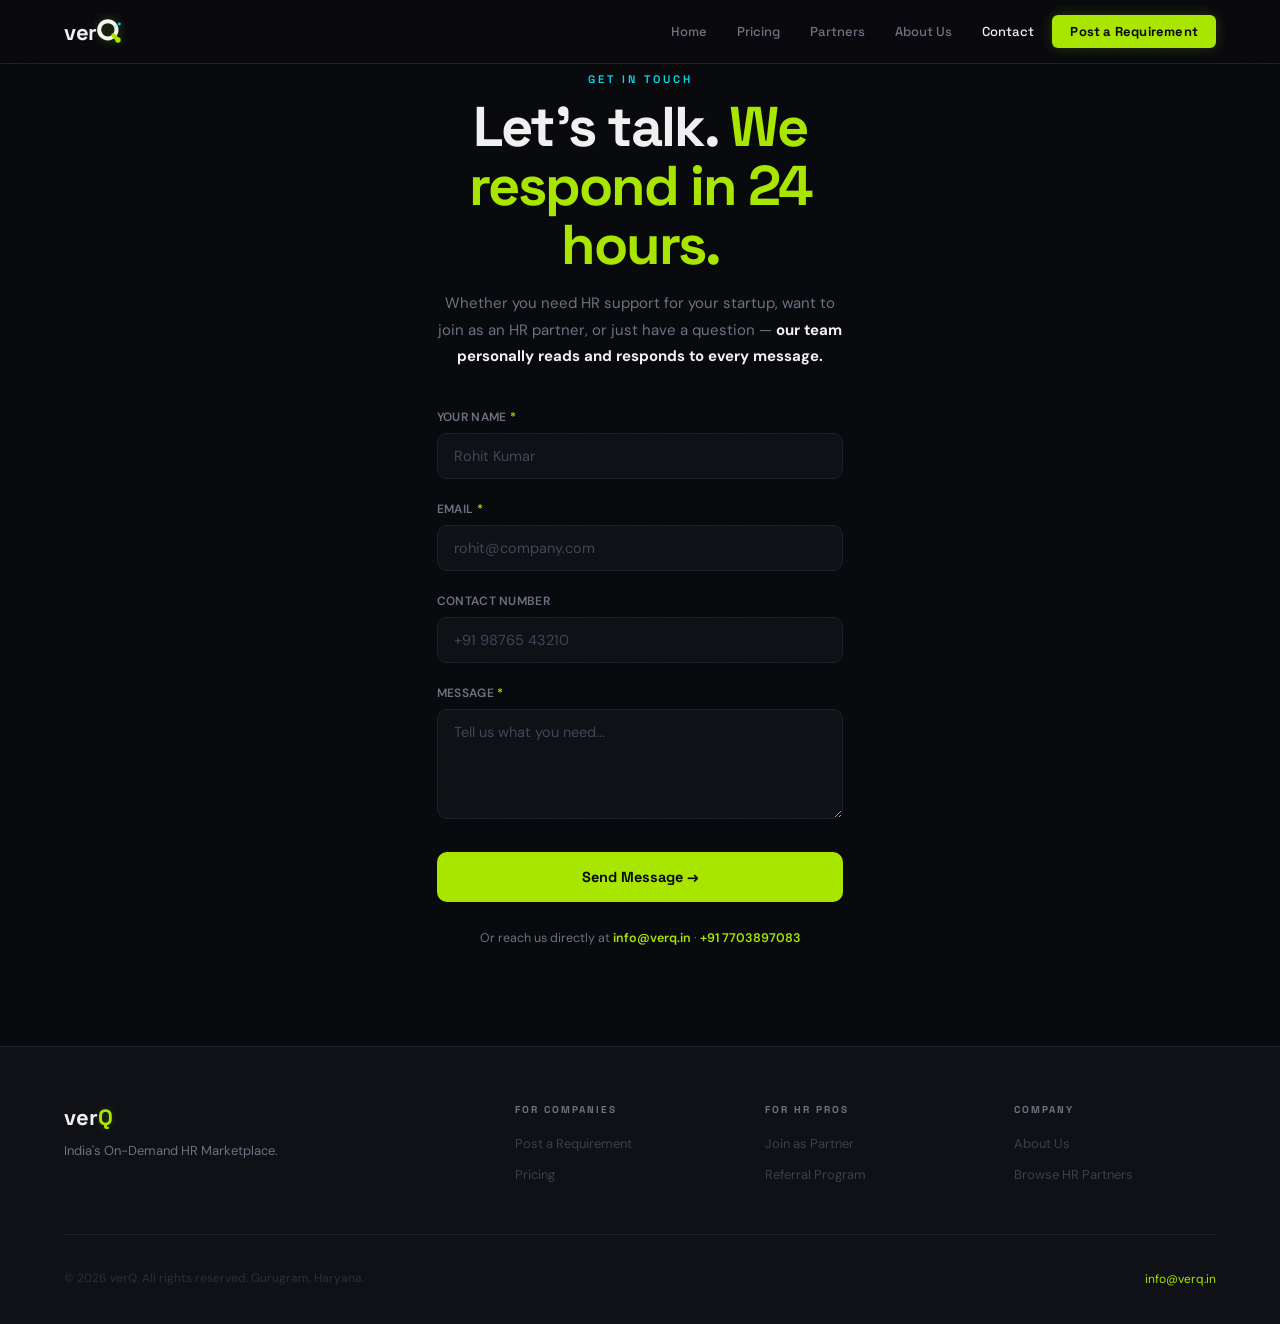
<file: contact.html>
<!DOCTYPE html>
<html lang="en">
<head>
<meta charset="UTF-8"/>
<link rel="icon" type="image/png" href="/favicon.png?v=3">
<meta name="viewport" content="width=device-width, initial-scale=1.0"/>
<meta name="description" content="Contact verQ — Get in touch with our team. We personally respond within 24 hours."/>
<title>Contact Us | verQ</title>
<meta property="og:type" content="website"/>
<link rel="canonical" href="https://www.verq.in/contact.html"/>
<meta property="og:url" content="https://www.verq.in/contact.html"/>
<meta property="og:site_name" content="verQ"/>
<meta property="og:title" content="Contact Us | verQ"/>
<meta property="og:description" content="Contact verQ — Get in touch with our team. We personally respond within 24 hours."/>
<meta property="og:image" content="https://www.verq.in/og-image.png?v=2"/>
<meta property="og:image:width" content="1200"/>
<meta property="og:image:height" content="630"/>
<meta name="twitter:card" content="summary_large_image"/>
<meta name="twitter:title" content="Contact Us | verQ"/>
<meta name="twitter:description" content="Contact verQ — Get in touch with our team. We personally respond within 24 hours."/>
<meta name="twitter:image" content="https://www.verq.in/og-image.png?v=2"/>
<link href="https://fonts.googleapis.com/css2?family=Space+Grotesk:wght@300;400;500;600;700&family=DM+Sans:wght@300;400;500&display=swap" rel="stylesheet"/>
<link rel="stylesheet" href="css/theme.css"/>
<style>
.contact-layout {
  padding: 120px 5% 80px;
  display: grid; grid-template-columns: 1fr 1fr;
  gap: 60px; align-items: start;
  max-width: 1100px; margin: 0 auto;
  position: relative; z-index: 1;
}
.contact-layout::before { content: ''; position: fixed; top: 0; right: 0; width: 500px; height: 500px; background: radial-gradient(ellipse, rgba(190,255,0,0.05) 0%, transparent 70%); pointer-events: none; z-index: 0; }

/* LEFT */
.contact-left { position: sticky; top: 90px; }
.contact-left .eyebrow { margin-bottom: 12px; }
.contact-title { font-family: 'Space Grotesk', sans-serif; font-size: clamp(36px,4.5vw,56px); font-weight: 700; letter-spacing: -2px; line-height: 1.05; margin-bottom: 16px; }
.contact-title span { color: var(--accent); }
.contact-desc { font-size: 15px; color: var(--muted); line-height: 1.75; margin-bottom: 40px; }
.contact-desc strong { color: var(--white); }

.contact-methods { display: flex; flex-direction: column; gap: 12px; margin-bottom: 40px; }
.contact-method {
  background: var(--surface); border: 1px solid var(--border);
  border-radius: 12px; padding: 18px 20px;
  display: flex; align-items: center; gap: 16px;
  text-decoration: none; transition: all 0.2s;
}
.contact-method:hover { border-color: rgba(190,255,0,0.3); box-shadow: var(--glow); transform: translateX(4px); }
.cm-icon { font-size: 22px; flex-shrink: 0; }
.cm-info {}
.cm-label { font-size: 10px; font-weight: 700; letter-spacing: 2px; text-transform: uppercase; color: var(--muted); margin-bottom: 2px; }
.cm-value { font-size: 14px; font-weight: 600; color: var(--white); }

.office-card { background: var(--surface); border: 1px solid var(--border); border-radius: 12px; padding: 24px; }
.office-title { font-family: 'Space Grotesk', sans-serif; font-size: 13px; font-weight: 700; color: var(--muted); letter-spacing: 1px; text-transform: uppercase; margin-bottom: 12px; }
.office-detail { font-size: 14px; color: var(--white); line-height: 1.7; }
.office-hours { font-size: 12px; color: var(--muted); margin-top: 8px; display: flex; align-items: center; gap: 6px; }
.hours-dot { width: 6px; height: 6px; border-radius: 50%; background: var(--accent); box-shadow: 0 0 6px var(--accent); flex-shrink: 0; animation: pulse 2s infinite; }
@keyframes pulse { 0%,100%{opacity:1;transform:scale(1)} 50%{opacity:0.4;transform:scale(1.5)} }

/* RIGHT — FORM */
.contact-right {}
.contact-form-card { background: var(--surface); border: 1px solid var(--border); border-radius: 16px; overflow: hidden; box-shadow: 0 8px 40px rgba(0,0,0,0.3); }
.cfh { padding: 32px 36px; border-bottom: 1px solid var(--border); }
.cfh-badge { font-size: 10px; font-weight: 700; letter-spacing: 2px; text-transform: uppercase; color: var(--accent); border: 1px solid rgba(190,255,0,0.2); padding: 4px 12px; border-radius: 100px; display: inline-block; margin-bottom: 10px; }
.cfh-title { font-family: 'Space Grotesk', sans-serif; font-size: 22px; font-weight: 700; color: var(--white); margin-bottom: 4px; }
.cfh-sub { font-size: 13px; color: var(--muted); }
.cfb { padding: 32px 36px; }
.cff { padding: 16px 36px; border-top: 1px solid var(--border); background: rgba(255,255,255,0.01); text-align: center; font-size: 12px; color: var(--muted); }
.cff a { color: var(--accent); text-decoration: none; font-weight: 600; }

.intent-chips { display: flex; flex-wrap: wrap; gap: 8px; margin-bottom: 20px; }
.intent-chip input[type="radio"] { display: none; }
.intent-chip label { display: block; padding: 8px 16px; border: 1px solid var(--border); border-radius: 100px; font-size: 12px; font-weight: 600; color: var(--muted); cursor: pointer; transition: all 0.15s; }
.intent-chip input:checked + label { border-color: var(--accent); background: rgba(190,255,0,0.08); color: var(--accent); }
.intent-chip label:hover { border-color: rgba(190,255,0,0.3); color: var(--white); }

@media (max-width: 900px) { .contact-layout { grid-template-columns: 1fr; } .contact-left { position: static; } }
@media (max-width: 520px) { .cfh { padding: 24px; } .cfb { padding: 24px; } .cff { padding: 16px 24px; } }

/* Quiet focus choreography — no background motion on this page by design.
   The stillness is the choice; only the fields themselves respond. */
.contact-form-card .form-field label.form-label {
  transition: color 0.25s ease, transform 0.25s cubic-bezier(0.16,1,0.3,1);
  transform-origin: left center;
}
.contact-form-card .form-field.cf-focused label.form-label {
  color: var(--accent);
  transform: translateY(-2px);
}
.contact-form-card .form-input:focus,
.contact-form-card .form-textarea:focus {
  border-color: rgba(168,230,0,0.45);
  box-shadow: 0 0 0 3px rgba(168,230,0,0.12);
}
.contact-form-card .form-input,
.contact-form-card .form-textarea {
  transition: border-color 0.3s cubic-bezier(0.16,1,0.3,1), box-shadow 0.3s cubic-bezier(0.16,1,0.3,1);
}
.contact-form-card .submit-btn {
  transition: transform 0.15s cubic-bezier(0.34,1.56,0.64,1), background 0.2s ease, box-shadow 0.2s ease;
}
.contact-form-card .submit-btn:active:not(:disabled) {
  transform: scale(0.97);
}
.contact-form-card .intent-chip label {
  transition: border-color 0.2s ease, background 0.2s ease, color 0.2s ease, transform 0.15s ease;
}
.contact-form-card .intent-chip label:active {
  transform: scale(0.96);
}

/* Simplified single-column contact layout — quiet by design, no
   background motion. Only the fields themselves respond. */
.contact-simple { max-width: 560px; margin: 0 auto; padding: 72px 6% 100px; text-align: center; }
.contact-simple .contact-desc { max-width: 460px; margin-left: auto; margin-right: auto; }
.contact-simple form { text-align: left; margin-top: 12px; }
.req { color: var(--accent); }

.s-field { margin-bottom: 22px; }
.s-field label { display: block; font-size: 12px; color: var(--muted); margin-bottom: 8px; font-weight: 600;
  letter-spacing: 0.3px; text-transform: uppercase;
  transition: color 0.25s ease, transform 0.25s cubic-bezier(0.16,1,0.3,1); transform-origin: left center; }
.s-field.focused label { color: var(--accent); transform: translateY(-2px); }
.s-input { width: 100%; background: var(--surface); border: 1px solid var(--border); border-radius: 10px;
  padding: 13px 16px; color: var(--white); font-family: 'DM Sans', sans-serif; font-size: 14.5px; outline: none;
  transition: border-color 0.3s cubic-bezier(0.16,1,0.3,1), box-shadow 0.3s cubic-bezier(0.16,1,0.3,1); }
.s-input::placeholder { color: #3E4658; }
textarea.s-input { resize: vertical; min-height: 110px; }
.s-input:focus { border-color: rgba(168,230,0,0.45); box-shadow: 0 0 0 3px rgba(168,230,0,0.1); }

.s-btn { width: 100%; background: var(--accent); color: var(--space); border: none; border-radius: 10px; padding: 16px;
  font-family: 'Space Grotesk', sans-serif; font-weight: 700; font-size: 14.5px; cursor: pointer; margin-top: 6px;
  transition: transform 0.15s cubic-bezier(0.34,1.56,0.64,1), box-shadow 0.2s ease, background 0.2s ease; }
.s-btn:hover:not(:disabled) { background: var(--accent-dark); box-shadow: var(--glow-strong); }
.s-btn:active:not(:disabled) { transform: scale(0.98); }
.s-btn:disabled { opacity: 0.6; cursor: not-allowed; }

.s-footnote { margin-top: 28px; text-align: center; font-size: 12.5px; color: var(--muted); }
.s-footnote a { color: var(--accent); text-decoration: none; font-weight: 600; }

@media (max-width: 600px) { .contact-simple { padding: 48px 6% 72px; } }
</style>
</head>
<body>

<!-- Netlify form detection (hidden) -->
<form name="contact" netlify netlify-honeypot="bot-field" hidden>
  <input name="name"/><input name="email"/><input name="phone"/><textarea name="message"></textarea>
</form>

<nav>
  <a href="/" class="nav-logo">ver<svg class="nav-logo-icon" viewBox="16 12 72 72" xmlns="http://www.w3.org/2000/svg"><circle cx="46" cy="42" r="24" stroke="#F2F3F5" stroke-width="11" fill="none"/><line x1="61" y1="57" x2="74" y2="70" stroke="#A8E600" stroke-width="11" stroke-linecap="round"/><circle cx="74" cy="70" r="7.5" fill="#A8E600"/><circle cx="78" cy="26" r="4" fill="#00DDF0"/><line x1="65" y1="34" x2="75" y2="28" stroke="#00DDF0" stroke-width="2.5" stroke-linecap="round" opacity="0.7"/></svg></a>
  <div class="nav-links">
    <a href="/">Home</a>
    <a href="/pricing.html">Pricing</a>
    <a href="/partners.html">Partners</a>
    <a href="/about.html">About Us</a>
    <a href="/contact.html" class="active">Contact</a>
    <a href="/post-requirement.html" class="nav-cta">Post a Requirement</a>
  </div>
  <div class="nav-hamburger" id="hamburger" onclick="toggleMenu()"><span></span><span></span><span></span></div>
</nav>

<div class="contact-simple">
  <span class="eyebrow">Get in Touch</span>
  <h1 class="contact-title">Let's talk. <span>We respond in 24 hours.</span></h1>
  <p class="contact-desc">Whether you need HR support for your startup, want to join as an HR partner, or just have a question — <strong>our team personally reads and responds to every message.</strong></p>

  <form id="contactForm" name="contact" method="POST" data-netlify="true" novalidate>
    <input type="hidden" name="form-name" value="contact"/>
    <p hidden><input name="bot-field"/></p>

    <div class="s-field" data-field>
      <label>Your Name <span class="req">*</span></label>
      <input class="s-input" type="text" name="name" placeholder="Rohit Kumar" required/>
    </div>
    <div class="s-field" data-field>
      <label>Email <span class="req">*</span></label>
      <input class="s-input" type="email" name="email" placeholder="rohit@company.com" required/>
    </div>
    <div class="s-field" data-field>
      <label>Contact Number</label>
      <input class="s-input" type="tel" name="phone" placeholder="+91 98765 43210"/>
    </div>
    <div class="s-field" data-field>
      <label>Message <span class="req">*</span></label>
      <textarea class="s-input" name="message" placeholder="Tell us what you need..." required></textarea>
    </div>

    <button type="submit" class="s-btn" id="contactBtn">Send Message →</button>
  </form>

  <div class="success-state" id="contactSuccess">
    <div class="success-icon">✓</div>
    <div class="success-title">Message Received!</div>
    <div class="success-sub">Thanks for reaching out. Our team will personally read your message and get back to you within 24 hours.</div>
  </div>

  <div class="s-footnote">Or reach us directly at <a href="mailto:info@verq.in">info@verq.in</a> · <a href="tel:+917703897083">+91 7703897083</a></div>
</div>

<footer style="margin-top:0;">
  <div class="footer-grid">
    <div><span class="footer-logo">ver<span>Q</span></span><p class="footer-tagline">India's On-Demand HR Marketplace.</p></div>
    <div><div class="footer-col-title">For Companies</div><ul class="footer-links"><li><a href="/post-requirement.html">Post a Requirement</a></li><li><a href="/pricing.html">Pricing</a></li></ul></div>
    <div><div class="footer-col-title">For HR Pros</div><ul class="footer-links"><li><a href="/join-hr-partner.html">Join as Partner</a></li><li><a href="/referral.html">Referral Program</a></li></ul></div>
    <div><div class="footer-col-title">Company</div><ul class="footer-links"><li><a href="/about.html">About Us</a></li><li><a href="/partners.html">Browse HR Partners</a></li></ul></div>
  </div>
  <div class="footer-bottom"><div class="footer-copy">© 2026 verQ. All rights reserved. Gurugram, Haryana.</div><div class="footer-email"><a href="mailto:info@verq.in">info@verq.in</a></div></div>
</footer>

<script src="js/main.js"></script>
<script>
  initNetlifyForm('contactForm', 'contactSuccess', 'contactBtn');
</script>
<script>
// Quiet focus choreography for the contact form — label lifts and highlights
// on focus, and stays lifted once the field has content (Stripe-style).
(function(){
  document.querySelectorAll('.s-field').forEach(field => {
    const control = field.querySelector('.s-input');
    if (!control) return;
    control.addEventListener('focus', () => field.classList.add('focused'));
    control.addEventListener('blur', () => {
      if (!control.value) field.classList.remove('focused');
    });
    if (control.value) field.classList.add('focused');
  });
})();
</script>




</body>
</html>
</file>
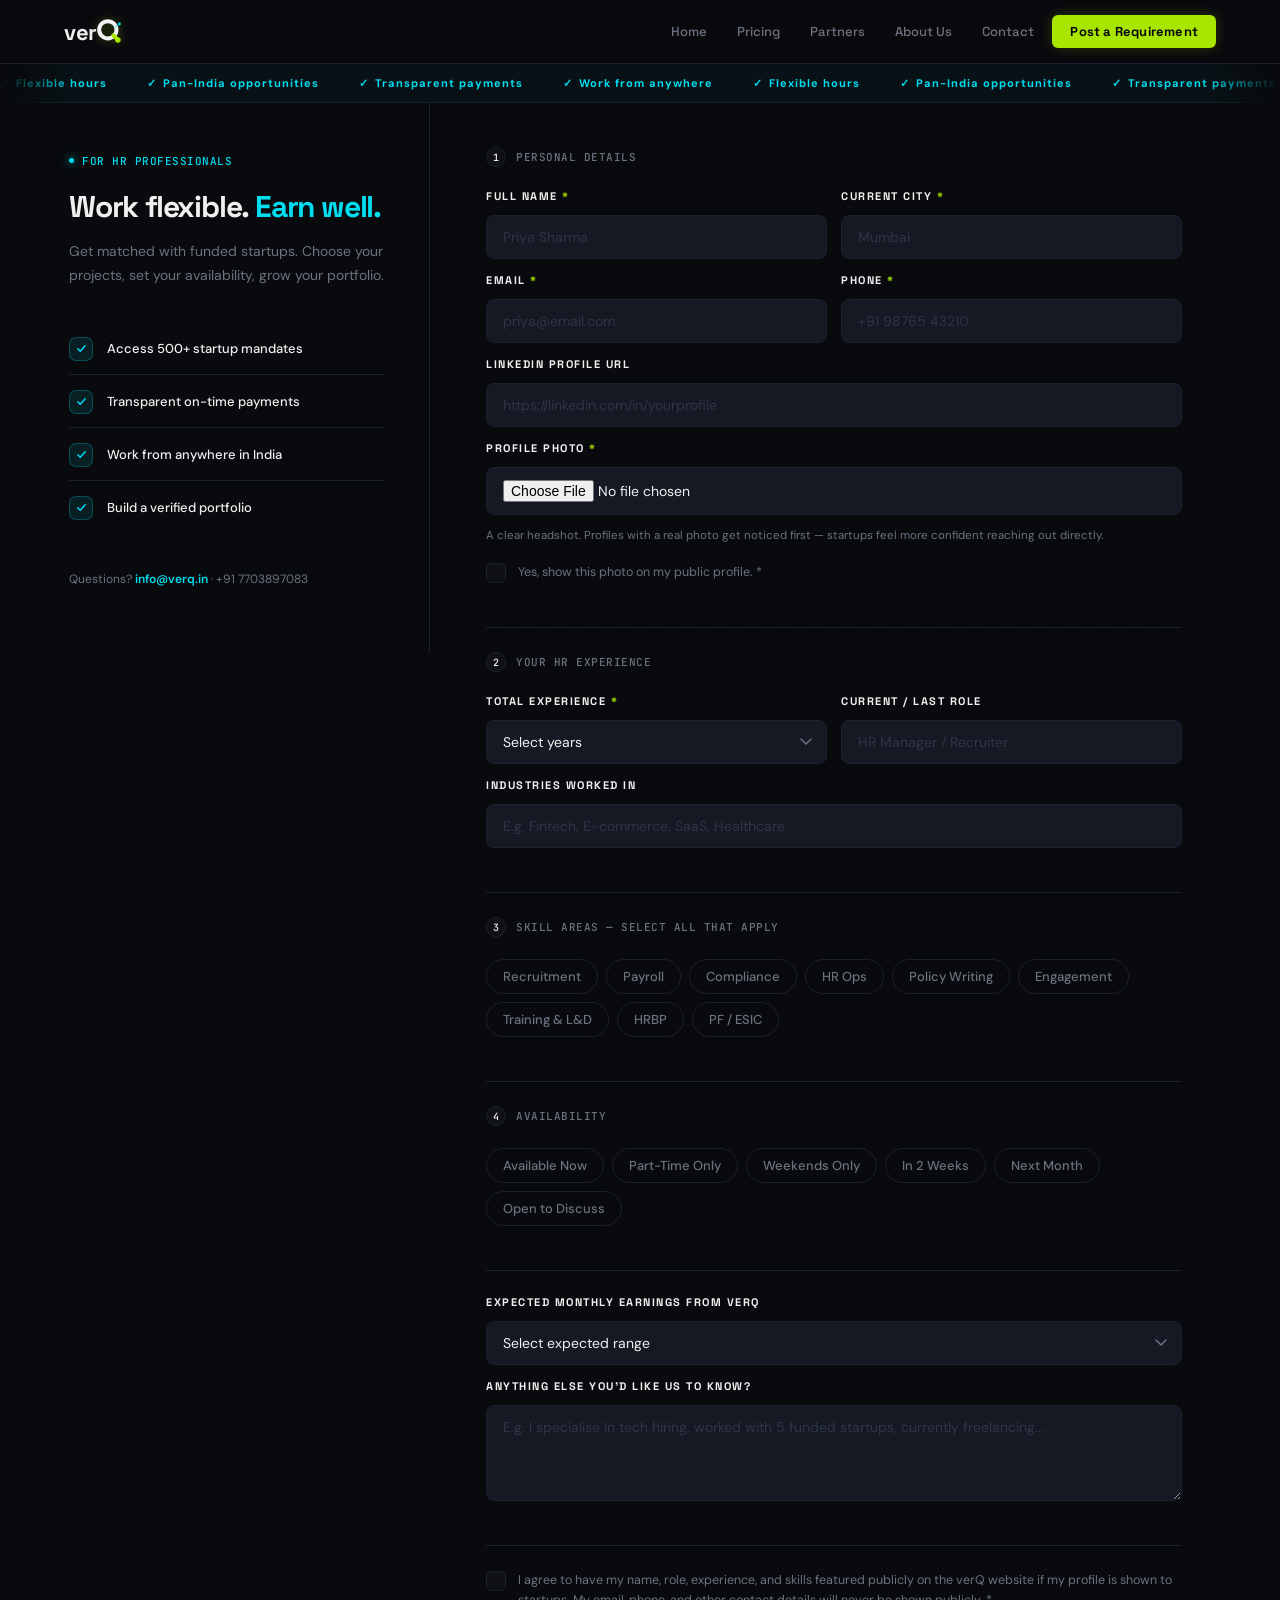
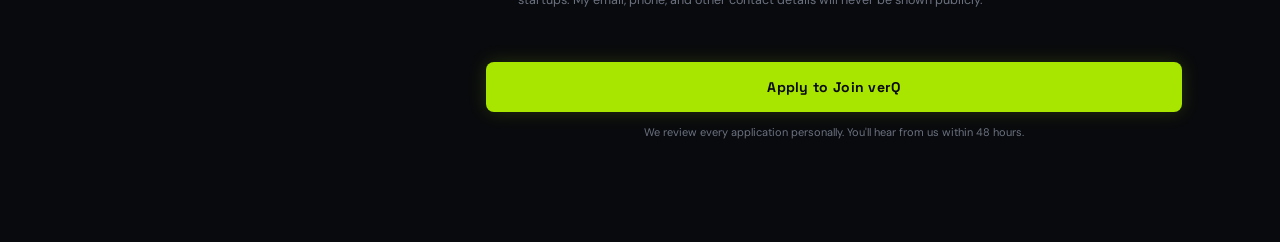
<file: join-hr-partner.html>
<!DOCTYPE html>
<html lang="en">
<head>
<meta charset="UTF-8"/>
<link rel="icon" type="image/png" href="/favicon.png?v=3">
<meta name="viewport" content="width=device-width, initial-scale=1.0"/>
<title>Join as HR Partner | verQ</title>
<meta property="og:type" content="website"/>
<link rel="canonical" href="https://www.verq.in/join-hr-partner.html"/>
<meta property="og:url" content="https://www.verq.in/join-hr-partner.html"/>
<meta property="og:site_name" content="verQ"/>
<meta property="og:title" content="Join as HR Partner | verQ"/>
<meta property="og:description" content="Join verQ as an HR Partner — work flexible, get matched with funded startups, transparent on-time payments, and build a verified portfolio."/>
<meta property="og:image" content="https://www.verq.in/og-image.png?v=2"/>
<meta property="og:image:width" content="1200"/>
<meta property="og:image:height" content="630"/>
<meta name="twitter:card" content="summary_large_image"/>
<meta name="twitter:title" content="Join as HR Partner | verQ"/>
<meta name="twitter:description" content="Join verQ as an HR Partner — work flexible, get matched with funded startups, transparent on-time payments, and build a verified portfolio."/>
<meta name="twitter:image" content="https://www.verq.in/og-image.png?v=2"/>
<meta name="description" content="Join verQ as an HR Partner — work flexible, get matched with funded startups, transparent on-time payments, and build a verified portfolio."/>
<link href="https://fonts.googleapis.com/css2?family=Space+Grotesk:wght@400;500;600;700&family=DM+Sans:wght@400;500&family=JetBrains+Mono:wght@400;500&display=swap" rel="stylesheet"/>
<link rel="stylesheet" href="css/theme.css"/>
<style>
.page-layout { display: grid; grid-template-columns: 380px 1fr; max-width: 1180px; margin: 0 auto; position: relative; }

.req-sidebar { position: sticky; top: 64px; align-self: start; padding: 44px 44px 64px 5%; border-right: 1px solid var(--border); grid-column: 1; }
.rs-label { display: inline-flex; align-items: center; gap: 8px; font-family: 'JetBrains Mono', monospace; font-size: 11px; font-weight: 500;
  letter-spacing: 0.5px; text-transform: uppercase; color: var(--cyan); margin-bottom: 22px; }
.rs-label::before { content: ''; width: 5px; height: 5px; border-radius: 50%; background: var(--cyan); box-shadow: 0 0 8px var(--cyan); }
.rs-title { font-family: 'Space Grotesk', sans-serif; font-size: 30px; font-weight: 700; letter-spacing: -1.2px; line-height: 1.16; margin: 0 0 16px; }
.rs-title span { color: var(--cyan); }
.rs-desc { font-size: 14px; color: var(--muted); line-height: 1.7; margin-bottom: 36px; }
.rs-rows { display: flex; flex-direction: column; gap: 2px; margin-bottom: 36px; }
.rs-row { display: flex; align-items: center; gap: 14px; padding: 13px 0; border-bottom: 1px solid var(--border); }
.rs-row:last-child { border-bottom: none; }
.rs-row-icon { width: 24px; height: 24px; border-radius: 7px; background: rgba(0,221,240,0.1); border: 1px solid rgba(0,221,240,0.25);
  display: flex; align-items: center; justify-content: center; flex-shrink: 0; }
.rs-row-icon svg { width: 11px; height: 11px; }
.rs-row-text { font-size: 13px; color: var(--white); font-weight: 500; }
.rs-footnote { font-size: 12px; color: var(--muted); line-height: 1.7; }
.rs-footnote a { color: var(--cyan); text-decoration: none; font-weight: 600; }

.req-form-col { padding: 44px 6% 100px 56px; grid-column: 2; }
.f-section { margin-bottom: 44px; }
.f-section-label { display: flex; align-items: center; gap: 10px; font-family: 'JetBrains Mono', monospace; font-size: 11px; font-weight: 500;
  letter-spacing: 0.5px; text-transform: uppercase; color: var(--muted); margin-bottom: 22px; }
.f-section-num { width: 20px; height: 20px; border-radius: 50%; background: var(--surface); border: 1px solid var(--border);
  display: flex; align-items: center; justify-content: center; font-size: 10px; color: var(--white); flex-shrink: 0; }

/* Quiet focus choreography — cyan accent for this page */
.req-form-col .form-field label.form-label {
  transition: color 0.25s ease, transform 0.25s cubic-bezier(0.16,1,0.3,1); transform-origin: left center;
}
.req-form-col .form-field.focused label.form-label { color: var(--cyan); transform: translateY(-2px); }
.form-optional { color: var(--muted); font-weight: 400; text-transform: none; font-size: 11px; }
.form-hint { font-size: 11.5px; color: var(--muted); margin-top: 6px; line-height: 1.5; }
.req-form-col .form-input:focus, .req-form-col .form-select:focus, .req-form-col .form-textarea:focus {
  border-color: rgba(0,221,240,0.45); box-shadow: 0 0 0 3px rgba(0,221,240,0.1);
}
.req-form-col .form-input, .req-form-col .form-select, .req-form-col .form-textarea {
  transition: border-color 0.3s cubic-bezier(0.16,1,0.3,1), box-shadow 0.3s cubic-bezier(0.16,1,0.3,1);
}
.req-form-col .chip label { transition: border-color 0.2s ease, background 0.2s ease, color 0.2s ease, transform 0.15s ease; }
.req-form-col .chip label:hover { border-color: rgba(0,221,240,0.3); }
.req-form-col .chip input:checked + label { border-color: var(--cyan) !important; background: rgba(0,221,240,0.08) !important; color: var(--cyan) !important; }
.req-form-col .chip label:active { transform: scale(0.96); }
.req-form-col .submit-btn { transition: transform 0.15s cubic-bezier(0.34,1.56,0.64,1), background 0.2s ease, box-shadow 0.2s ease; }
.req-form-col .submit-btn:active:not(:disabled) { transform: scale(0.98); }

.consent-row { display: flex; align-items: flex-start; gap: 12px; cursor: pointer; }
.consent-row input { position: absolute; opacity: 0; pointer-events: none; }
.consent-box { width: 20px; height: 20px; border-radius: 6px; border: 1.5px solid var(--border); background: var(--surface);
  display: flex; align-items: center; justify-content: center; flex-shrink: 0; margin-top: 1px;
  transition: background 0.2s ease, border-color 0.2s ease; }
.consent-box svg { width: 10px; height: 10px; opacity: 0; transform: scale(0.5); transition: opacity 0.2s ease, transform 0.2s ease; }
.consent-row input:checked + .consent-box { background: var(--cyan); border-color: var(--cyan); }
.consent-row input:checked + .consent-box svg { opacity: 1; transform: scale(1); }
.consent-text { font-size: 12.5px; color: var(--muted); line-height: 1.6; }

.perks-strip { margin-top: 64px; background: rgba(0,221,240,0.04); border-bottom: 1px solid rgba(0,221,240,0.12); padding: 12px 0; overflow: hidden; -webkit-mask-image: linear-gradient(90deg, transparent, #000 6%, #000 94%, transparent); mask-image: linear-gradient(90deg, transparent, #000 6%, #000 94%, transparent); }
.perks-track { display: flex; gap: 40px; width: max-content; animation: perksScroll 16s linear infinite; }
.perks-strip:hover .perks-track { animation-play-state: paused; }
@keyframes perksScroll { from { transform: translateX(0); } to { transform: translateX(-50%); } }
.perk { font-size: 11px; font-weight: 700; letter-spacing: 1px; color: var(--cyan); white-space: nowrap; display: flex; align-items: center; gap: 6px; flex-shrink: 0; }
.perk::before { content: '✓'; }

@media (max-width: 960px) {
  .page-layout { grid-template-columns: 1fr; grid-auto-flow: row; }
  .req-sidebar { position: static; min-height: 0; border-right: none; border-bottom: 1px solid var(--border); padding: 44px 6%; grid-column: 1; grid-row: 1; }
  .req-form-col { padding: 44px 6% 64px; grid-column: 1; grid-row: 2; }
}
</style>
</head>
<body>

<!-- Netlify form detection (hidden) -->
<form name="hr-partner" netlify netlify-honeypot="bot-field" hidden enctype="multipart/form-data">
  <input name="name"/><input name="city"/><input name="email"/>
  <input name="phone"/><input name="linkedin"/><input name="experience"/>
  <input name="role"/><input name="industries"/><input name="skills"/>
  <input name="availability"/><input name="earnings"/><textarea name="notes"></textarea>
  <input type="file" name="photo"/><input name="consent"/><input name="photo-consent"/>
</form>

<nav>
  <a href="/" class="nav-logo">ver<svg class="nav-logo-icon" viewBox="16 12 72 72" xmlns="http://www.w3.org/2000/svg"><circle cx="46" cy="42" r="24" stroke="#F2F3F5" stroke-width="11" fill="none"/><line x1="61" y1="57" x2="74" y2="70" stroke="#A8E600" stroke-width="11" stroke-linecap="round"/><circle cx="74" cy="70" r="7.5" fill="#A8E600"/><circle cx="78" cy="26" r="4" fill="#00DDF0"/><line x1="65" y1="34" x2="75" y2="28" stroke="#00DDF0" stroke-width="2.5" stroke-linecap="round" opacity="0.7"/></svg></a>
  <div class="nav-links">
    <a href="/">Home</a>
    <a href="/pricing.html">Pricing</a>
    <a href="/partners.html">Partners</a>
    <a href="/about.html">About Us</a>
    <a href="/contact.html">Contact</a>
    <a href="/post-requirement.html" class="nav-cta">Post a Requirement</a>
  </div>
  <div class="nav-hamburger" id="hamburger" onclick="toggleMenu()"><span></span><span></span><span></span></div>
</nav>

<div class="perks-strip">
  <div class="perks-track">
    <div class="perk">Flexible hours</div>
    <div class="perk">Pan-India opportunities</div>
    <div class="perk">Transparent payments</div>
    <div class="perk">Work from anywhere</div>
    <div class="perk">Flexible hours</div>
    <div class="perk">Pan-India opportunities</div>
    <div class="perk">Transparent payments</div>
    <div class="perk">Work from anywhere</div>
  </div>
</div>

<div class="page-layout">
  <aside class="req-sidebar">
    <div class="rs-label">For HR Professionals</div>
    <h1 class="rs-title">Work flexible. <span>Earn well.</span></h1>
    <div class="rs-desc">Get matched with funded startups. Choose your projects, set your availability, grow your portfolio.</div>
    <div class="rs-rows">
      <div class="rs-row"><div class="rs-row-icon"><svg viewBox="0 0 12 12" fill="none"><path d="M2 6.2L4.6 9L10 3" stroke="#00DDF0" stroke-width="1.6" stroke-linecap="round" stroke-linejoin="round"/></svg></div><div class="rs-row-text">Access 500+ startup mandates</div></div>
      <div class="rs-row"><div class="rs-row-icon"><svg viewBox="0 0 12 12" fill="none"><path d="M2 6.2L4.6 9L10 3" stroke="#00DDF0" stroke-width="1.6" stroke-linecap="round" stroke-linejoin="round"/></svg></div><div class="rs-row-text">Transparent on-time payments</div></div>
      <div class="rs-row"><div class="rs-row-icon"><svg viewBox="0 0 12 12" fill="none"><path d="M2 6.2L4.6 9L10 3" stroke="#00DDF0" stroke-width="1.6" stroke-linecap="round" stroke-linejoin="round"/></svg></div><div class="rs-row-text">Work from anywhere in India</div></div>
      <div class="rs-row"><div class="rs-row-icon"><svg viewBox="0 0 12 12" fill="none"><path d="M2 6.2L4.6 9L10 3" stroke="#00DDF0" stroke-width="1.6" stroke-linecap="round" stroke-linejoin="round"/></svg></div><div class="rs-row-text">Build a verified portfolio</div></div>
    </div>
    <div class="rs-footnote">Questions? <a href="mailto:info@verq.in">info@verq.in</a> · +91 7703897083</div>
  </aside>

  <div class="req-form-col">
    <form id="partnerForm" name="hr-partner" method="POST" action="/success-partner.html" data-netlify="true" enctype="multipart/form-data">
      <input type="hidden" name="form-name" value="hr-partner"/>
      <p hidden><input name="bot-field"/></p>

      <div class="f-section">
        <div class="f-section-label"><div class="f-section-num">1</div>Personal Details</div>
        <div class="form-grid">
          <div class="form-field" data-field><label class="form-label">Full Name <span class="req">*</span></label><input class="form-input" name="name" placeholder="Priya Sharma" required/></div>
          <div class="form-field" data-field><label class="form-label">Current City <span class="req">*</span></label><input class="form-input" name="city" placeholder="Mumbai" required/></div>
          <div class="form-field" data-field><label class="form-label">Email <span class="req">*</span></label><input class="form-input" type="email" name="email" placeholder="priya@email.com" required/></div>
          <div class="form-field" data-field><label class="form-label">Phone <span class="req">*</span></label><input class="form-input" type="tel" name="phone" placeholder="+91 98765 43210" required/></div>
          <div class="form-field full" data-field><label class="form-label">LinkedIn Profile URL</label><input class="form-input" type="url" name="linkedin" placeholder="https://linkedin.com/in/yourprofile"/></div>
          <div class="form-field full" data-field>
            <label class="form-label">Profile Photo <span class="req">*</span></label>
            <input class="form-input" type="file" name="photo" id="photoInput" accept="image/png,image/jpeg,image/webp" required/>
            <div class="form-hint">A clear headshot. Profiles with a real photo get noticed first — startups feel more confident reaching out directly.</div>
            <label class="consent-row" style="margin-top:12px;">
              <input type="checkbox" name="photo-consent" id="photoConsentInput" value="yes" required/>
              <span class="consent-box"><svg viewBox="0 0 12 12" fill="none"><path d="M2 6.2L4.6 9L10 3" stroke="#0A0A0F" stroke-width="1.8" stroke-linecap="round" stroke-linejoin="round"/></svg></span>
              <span class="consent-text">Yes, show this photo on my public profile. <span class="req">*</span></span>
            </label>
          </div>
        </div>
      </div>

      <div class="form-divider"></div>

      <div class="f-section">
        <div class="f-section-label"><div class="f-section-num">2</div>Your HR Experience</div>
        <div class="form-grid">
          <div class="form-field" data-field><label class="form-label">Total Experience <span class="req">*</span></label>
            <select class="form-select" name="experience" required><option value="" disabled selected>Select years</option><option>0–2 years</option><option>2–5 years</option><option>5–8 years</option><option>8–12 years</option><option>12+ years</option></select>
          </div>
          <div class="form-field" data-field><label class="form-label">Current / Last Role</label><input class="form-input" name="role" placeholder="HR Manager / Recruiter"/></div>
          <div class="form-field full" data-field><label class="form-label">Industries Worked In</label><input class="form-input" name="industries" placeholder="E.g. Fintech, E-commerce, SaaS, Healthcare"/></div>
        </div>
      </div>

      <div class="form-divider"></div>

      <div class="f-section">
        <div class="f-section-label"><div class="f-section-num">3</div>Skill Areas — Select All That Apply</div>
        <div class="chips">
          <div class="chip"><input type="checkbox" name="skills" id="s1" value="Recruitment"/><label for="s1">Recruitment</label></div>
          <div class="chip"><input type="checkbox" name="skills" id="s2" value="Payroll"/><label for="s2">Payroll</label></div>
          <div class="chip"><input type="checkbox" name="skills" id="s3" value="Compliance"/><label for="s3">Compliance</label></div>
          <div class="chip"><input type="checkbox" name="skills" id="s4" value="HR Ops"/><label for="s4">HR Ops</label></div>
          <div class="chip"><input type="checkbox" name="skills" id="s5" value="Policy Writing"/><label for="s5">Policy Writing</label></div>
          <div class="chip"><input type="checkbox" name="skills" id="s6" value="Employee Engagement"/><label for="s6">Engagement</label></div>
          <div class="chip"><input type="checkbox" name="skills" id="s7" value="Training & L&D"/><label for="s7">Training &amp; L&amp;D</label></div>
          <div class="chip"><input type="checkbox" name="skills" id="s8" value="HRBP"/><label for="s8">HRBP</label></div>
          <div class="chip"><input type="checkbox" name="skills" id="s9" value="PF / ESIC"/><label for="s9">PF / ESIC</label></div>
        </div>
      </div>

      <div class="form-divider"></div>

      <div class="f-section">
        <div class="f-section-label"><div class="f-section-num">4</div>Availability</div>
        <div class="chips">
          <div class="chip"><input type="radio" name="availability" id="a1" value="Available Now"/><label for="a1">Available Now</label></div>
          <div class="chip"><input type="radio" name="availability" id="a2" value="Part-Time Only"/><label for="a2">Part-Time Only</label></div>
          <div class="chip"><input type="radio" name="availability" id="a3" value="Weekends Only"/><label for="a3">Weekends Only</label></div>
          <div class="chip"><input type="radio" name="availability" id="a4" value="In 2 Weeks"/><label for="a4">In 2 Weeks</label></div>
          <div class="chip"><input type="radio" name="availability" id="a5" value="Next Month"/><label for="a5">Next Month</label></div>
          <div class="chip"><input type="radio" name="availability" id="a6" value="Open to Discuss"/><label for="a6">Open to Discuss</label></div>
        </div>
      </div>

      <div class="form-divider"></div>

      <div class="f-section">
        <div class="form-grid">
          <div class="form-field full" data-field><label class="form-label">Expected Monthly Earnings from verQ</label>
            <select class="form-select" name="earnings"><option value="" disabled selected>Select expected range</option><option>₹5,000 – ₹10,000/month</option><option>₹10,000 – ₹25,000/month</option><option>₹25,000 – ₹50,000/month</option><option>₹50,000+/month</option><option>Open to discuss</option></select>
          </div>
          <div class="form-field full" data-field><label class="form-label">Anything Else You'd Like Us to Know?</label><textarea class="form-textarea" name="notes" placeholder="E.g. I specialise in tech hiring, worked with 5 funded startups, currently freelancing..."></textarea></div>
        </div>
      </div>

      <div class="form-divider"></div>

      <div class="f-section">
        <label class="consent-row">
          <input type="checkbox" name="consent" value="yes" required/>
          <span class="consent-box"><svg viewBox="0 0 12 12" fill="none"><path d="M2 6.2L4.6 9L10 3" stroke="#0A0A0F" stroke-width="1.8" stroke-linecap="round" stroke-linejoin="round"/></svg></span>
          <span class="consent-text">I agree to have my name, role, experience, and skills featured publicly on the verQ website if my profile is shown to startups. My email, phone, and other contact details will never be shown publicly. <span class="req">*</span></span>
        </label>
      </div>

      <button type="submit" class="submit-btn" id="partnerBtn">Apply to Join verQ</button>
      <p class="form-note">We review every application personally. You'll hear from us within 48 hours.</p>
    </form>
  </div>
</div>

<script src="js/main.js"></script>
<script>
(function(){
  document.querySelectorAll('.req-form-col [data-field]').forEach(field => {
    const control = field.querySelector('.form-input, .form-select, .form-textarea');
    if (!control) return;
    control.addEventListener('focus', () => field.classList.add('focused'));
    control.addEventListener('blur', () => { if (!control.value) field.classList.remove('focused'); });
    if (control.value) field.classList.add('focused');
  });
})();
</script>

<script>
// JS-based sticky sidebar — desktop only. Native position:sticky is broken by
// the sitewide overflow-x:hidden fix, so we simulate it with fixed/absolute
// positioning — but only above the mobile breakpoint. We explicitly track
// whether the simulation is active and proactively clear every inline style
// the moment we drop into mobile mode, so mobile always gets a plain, fully
// stacked layout with zero chance of leftover fixed/absolute positioning
// causing content to overlap.
(function(){
  const layout = document.querySelector('.page-layout');
  const sidebar = document.querySelector('.req-sidebar');
  if (!layout || !sidebar) return;
  const NAV_HEIGHT = 64;
  const MOBILE_BREAKPOINT = 960;
  let stickyActive = false;

  function clearInlineStyles(){
    sidebar.style.position = '';
    sidebar.style.top = '';
    sidebar.style.left = '';
    sidebar.style.width = '';
  }

  function updateSticky(){
    const layoutRect = layout.getBoundingClientRect();
    const sidebarWidth = sidebar.offsetWidth || sidebar.getBoundingClientRect().width;
    const sidebarHeight = sidebar.offsetHeight;

    if (layoutRect.top >= NAV_HEIGHT) {
      clearInlineStyles();
    } else if (layoutRect.bottom - sidebarHeight > NAV_HEIGHT) {
      sidebar.style.position = 'fixed';
      sidebar.style.top = NAV_HEIGHT + 'px';
      sidebar.style.left = layoutRect.left + 'px';
      sidebar.style.width = sidebarWidth + 'px';
    } else {
      sidebar.style.position = 'absolute';
      sidebar.style.top = (layout.offsetHeight - sidebarHeight) + 'px';
      sidebar.style.left = '0px';
      sidebar.style.width = sidebarWidth + 'px';
    }
  }

  function onScroll(){ if (stickyActive) updateSticky(); }

  function checkMode(){
    const shouldBeActive = window.innerWidth > MOBILE_BREAKPOINT;
    if (shouldBeActive !== stickyActive) {
      stickyActive = shouldBeActive;
      if (!stickyActive) clearInlineStyles();
    }
    if (stickyActive) updateSticky();
  }

  window.addEventListener('scroll', onScroll, { passive: true });
  window.addEventListener('resize', checkMode);
  window.addEventListener('orientationchange', checkMode);
  checkMode();
})();
</script>

</body>
</html>
</file>
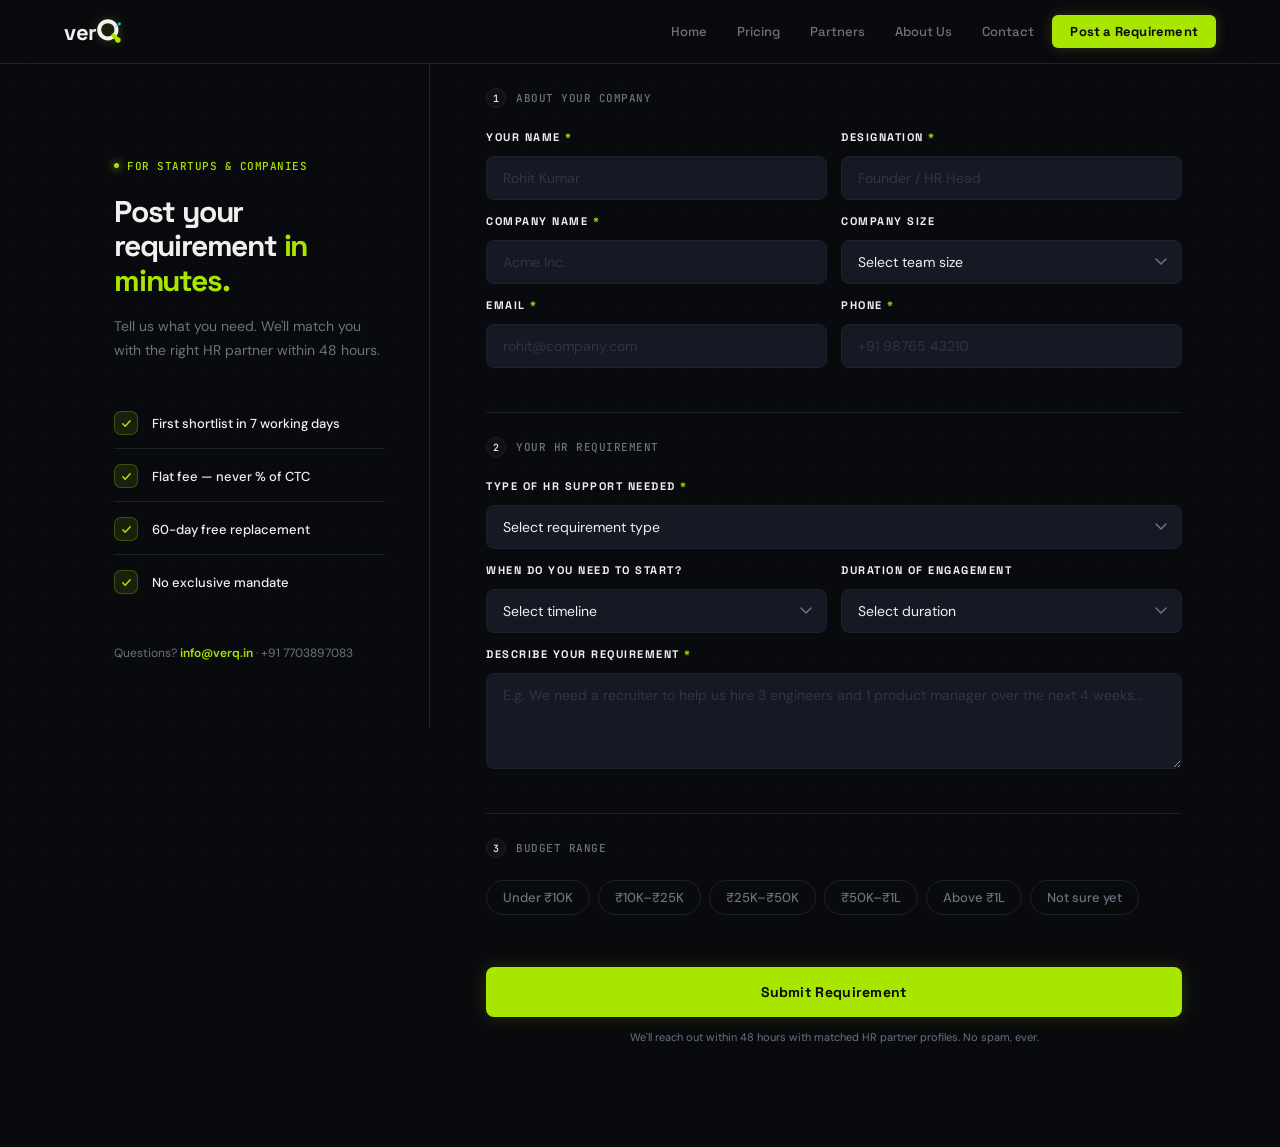
<file: post-requirement.html>
<!DOCTYPE html>
<html lang="en">
<head>
<meta charset="UTF-8"/>
<link rel="icon" type="image/png" href="/favicon.png?v=3">
<meta name="viewport" content="width=device-width, initial-scale=1.0"/>
<title>Post a Requirement | verQ</title>
<meta property="og:type" content="website"/>
<link rel="canonical" href="https://www.verq.in/post-requirement.html"/>
<meta property="og:url" content="https://www.verq.in/post-requirement.html"/>
<meta property="og:site_name" content="verQ"/>
<meta property="og:title" content="Post a Requirement | verQ"/>
<meta property="og:description" content="Post your HR requirement to verQ — tell us what you need and we'll match you with the right verified HR partner within 48 hours."/>
<meta property="og:image" content="https://www.verq.in/og-image.png?v=2"/>
<meta property="og:image:width" content="1200"/>
<meta property="og:image:height" content="630"/>
<meta name="twitter:card" content="summary_large_image"/>
<meta name="twitter:title" content="Post a Requirement | verQ"/>
<meta name="twitter:description" content="Post your HR requirement to verQ — tell us what you need and we'll match you with the right verified HR partner within 48 hours."/>
<meta name="twitter:image" content="https://www.verq.in/og-image.png?v=2"/>
<meta name="description" content="Post your HR requirement to verQ — tell us what you need and we'll match you with the right verified HR partner within 48 hours."/>
<link href="https://fonts.googleapis.com/css2?family=Space+Grotesk:wght@400;500;600;700&family=DM+Sans:wght@400;500&family=JetBrains+Mono:wght@400;500&display=swap" rel="stylesheet"/>
<link rel="stylesheet" href="css/theme.css"/>
<style>
/* ── Two-column layout: sticky context sidebar + form ── */
.page-layout { display: grid; grid-template-columns: 380px 1fr; max-width: 1180px; margin: 0 auto; position: relative; }

.req-sidebar { position: sticky; top: 64px; align-self: start; padding: 88px 44px 64px 5%; border-right: 1px solid var(--border); grid-column: 1; }
.rs-label { display: inline-flex; align-items: center; gap: 8px; font-family: 'JetBrains Mono', monospace; font-size: 11px; font-weight: 500;
  letter-spacing: 0.5px; text-transform: uppercase; color: var(--accent); margin-bottom: 22px; }
.rs-label::before { content: ''; width: 5px; height: 5px; border-radius: 50%; background: var(--accent); box-shadow: 0 0 8px var(--accent); }
.rs-title { font-family: 'Space Grotesk', sans-serif; font-size: 30px; font-weight: 700; letter-spacing: -1.2px; line-height: 1.16; margin: 0 0 16px; }
.rs-title span { color: var(--accent); }
.rs-desc { font-size: 14px; color: var(--muted); line-height: 1.7; margin-bottom: 36px; }
.rs-rows { display: flex; flex-direction: column; gap: 2px; margin-bottom: 36px; }
.rs-row { display: flex; align-items: center; gap: 14px; padding: 13px 0; border-bottom: 1px solid var(--border); }
.rs-row:last-child { border-bottom: none; }
.rs-row-icon { width: 24px; height: 24px; border-radius: 7px; background: rgba(168,230,0,0.1); border: 1px solid rgba(168,230,0,0.25);
  display: flex; align-items: center; justify-content: center; flex-shrink: 0; }
.rs-row-icon svg { width: 11px; height: 11px; }
.rs-row-text { font-size: 13px; color: var(--white); font-weight: 500; }
.rs-footnote { font-size: 12px; color: var(--muted); line-height: 1.7; }
.rs-footnote a { color: var(--accent); text-decoration: none; font-weight: 600; }

.req-form-col { padding: 88px 6% 100px 56px; grid-column: 2; }
.f-section { margin-bottom: 44px; }
.f-section-label { display: flex; align-items: center; gap: 10px; font-family: 'JetBrains Mono', monospace; font-size: 11px; font-weight: 500;
  letter-spacing: 0.5px; text-transform: uppercase; color: var(--muted); margin-bottom: 22px; }
.f-section-num { width: 20px; height: 20px; border-radius: 50%; background: var(--surface); border: 1px solid var(--border);
  display: flex; align-items: center; justify-content: center; font-size: 10px; color: var(--white); flex-shrink: 0; }

/* Quiet focus choreography — consistent with Contact page */
.req-form-col .form-field label.form-label {
  transition: color 0.25s ease, transform 0.25s cubic-bezier(0.16,1,0.3,1); transform-origin: left center;
}
.req-form-col .form-field.focused label.form-label { color: var(--accent); transform: translateY(-2px); }
.req-form-col .form-input:focus, .req-form-col .form-select:focus, .req-form-col .form-textarea:focus {
  border-color: rgba(168,230,0,0.45); box-shadow: 0 0 0 3px rgba(168,230,0,0.1);
}
.req-form-col .form-input, .req-form-col .form-select, .req-form-col .form-textarea {
  transition: border-color 0.3s cubic-bezier(0.16,1,0.3,1), box-shadow 0.3s cubic-bezier(0.16,1,0.3,1);
}
.req-form-col .submit-btn { transition: transform 0.15s cubic-bezier(0.34,1.56,0.64,1), background 0.2s ease, box-shadow 0.2s ease; }
.req-form-col .submit-btn:active:not(:disabled) { transform: scale(0.98); }
.req-form-col .chip label { transition: border-color 0.2s ease, background 0.2s ease, color 0.2s ease, transform 0.15s ease; }
.req-form-col .chip label:active { transform: scale(0.96); }

@media (max-width: 960px) {
  .page-layout { grid-template-columns: 1fr; grid-auto-flow: row; }
  .req-sidebar { position: static; min-height: 0; border-right: none; border-bottom: 1px solid var(--border); padding: 44px 6%; grid-column: 1; grid-row: 1; }
  .req-form-col { padding: 44px 6% 64px; grid-column: 1; grid-row: 2; }
}
</style>
</head>
<body>

<!-- Netlify form detection (hidden) -->
<form name="requirement" netlify netlify-honeypot="bot-field" hidden>
  <input name="name"/><input name="designation"/><input name="company"/>
  <input name="size"/><input name="email"/><input name="phone"/>
  <input name="type"/><input name="timeline"/><input name="duration"/>
  <textarea name="description"></textarea><input name="budget"/>
</form>

<nav>
  <a href="/" class="nav-logo">ver<svg class="nav-logo-icon" viewBox="16 12 72 72" xmlns="http://www.w3.org/2000/svg"><circle cx="46" cy="42" r="24" stroke="#F2F3F5" stroke-width="11" fill="none"/><line x1="61" y1="57" x2="74" y2="70" stroke="#A8E600" stroke-width="11" stroke-linecap="round"/><circle cx="74" cy="70" r="7.5" fill="#A8E600"/><circle cx="78" cy="26" r="4" fill="#00DDF0"/><line x1="65" y1="34" x2="75" y2="28" stroke="#00DDF0" stroke-width="2.5" stroke-linecap="round" opacity="0.7"/></svg></a>
  <div class="nav-links">
    <a href="/">Home</a>
    <a href="/pricing.html">Pricing</a>
    <a href="/partners.html">Partners</a>
    <a href="/about.html">About Us</a>
    <a href="/contact.html">Contact</a>
    <a href="/post-requirement.html" class="nav-cta active">Post a Requirement</a>
  </div>
  <div class="nav-hamburger" id="hamburger" onclick="toggleMenu()"><span></span><span></span><span></span></div>
</nav>

<div class="page-layout">
  <aside class="req-sidebar">
    <div class="rs-label">For Startups &amp; Companies</div>
    <h1 class="rs-title">Post your requirement <span>in minutes.</span></h1>
    <div class="rs-desc">Tell us what you need. We'll match you with the right HR partner within 48 hours.</div>
    <div class="rs-rows">
      <div class="rs-row"><div class="rs-row-icon"><svg viewBox="0 0 12 12" fill="none"><path d="M2 6.2L4.6 9L10 3" stroke="#A8E600" stroke-width="1.6" stroke-linecap="round" stroke-linejoin="round"/></svg></div><div class="rs-row-text">First shortlist in 7 working days</div></div>
      <div class="rs-row"><div class="rs-row-icon"><svg viewBox="0 0 12 12" fill="none"><path d="M2 6.2L4.6 9L10 3" stroke="#A8E600" stroke-width="1.6" stroke-linecap="round" stroke-linejoin="round"/></svg></div><div class="rs-row-text">Flat fee — never % of CTC</div></div>
      <div class="rs-row"><div class="rs-row-icon"><svg viewBox="0 0 12 12" fill="none"><path d="M2 6.2L4.6 9L10 3" stroke="#A8E600" stroke-width="1.6" stroke-linecap="round" stroke-linejoin="round"/></svg></div><div class="rs-row-text">60-day free replacement</div></div>
      <div class="rs-row"><div class="rs-row-icon"><svg viewBox="0 0 12 12" fill="none"><path d="M2 6.2L4.6 9L10 3" stroke="#A8E600" stroke-width="1.6" stroke-linecap="round" stroke-linejoin="round"/></svg></div><div class="rs-row-text">No exclusive mandate</div></div>
    </div>
    <div class="rs-footnote">Questions? <a href="mailto:info@verq.in">info@verq.in</a> · +91 7703897083</div>
  </aside>

  <div class="req-form-col">
    <form id="reqForm" name="requirement" method="POST" action="/success-requirement.html" data-netlify="true">
      <input type="hidden" name="form-name" value="requirement"/>
      <p hidden><input name="bot-field"/></p>

      <div class="f-section">
        <div class="f-section-label"><div class="f-section-num">1</div>About Your Company</div>
        <div class="form-grid">
          <div class="form-field" data-field><label class="form-label">Your Name <span class="req">*</span></label><input class="form-input" name="name" placeholder="Rohit Kumar" required/></div>
          <div class="form-field" data-field><label class="form-label">Designation <span class="req">*</span></label><input class="form-input" name="designation" placeholder="Founder / HR Head" required/></div>
          <div class="form-field" data-field><label class="form-label">Company Name <span class="req">*</span></label><input class="form-input" name="company" placeholder="Acme Inc." required/></div>
          <div class="form-field" data-field><label class="form-label">Company Size</label>
            <select class="form-select" name="size"><option value="" disabled selected>Select team size</option><option>1–10 employees</option><option>11–50 employees</option><option>51–200 employees</option><option>200+ employees</option></select>
          </div>
          <div class="form-field" data-field><label class="form-label">Email <span class="req">*</span></label><input class="form-input" type="email" name="email" placeholder="rohit@company.com" required/></div>
          <div class="form-field" data-field><label class="form-label">Phone <span class="req">*</span></label><input class="form-input" type="tel" name="phone" placeholder="+91 98765 43210" required/></div>
        </div>
      </div>

      <div class="form-divider"></div>

      <div class="f-section">
        <div class="f-section-label"><div class="f-section-num">2</div>Your HR Requirement</div>
        <div class="form-grid">
          <div class="form-field full" data-field><label class="form-label">Type of HR Support Needed <span class="req">*</span></label>
            <select class="form-select" name="type" required><option value="" disabled selected>Select requirement type</option><option>Recruitment — Single Role</option><option>Recruitment — Multiple Roles</option><option>Payroll Setup &amp; Management</option><option>HR Compliance &amp; Audit</option><option>Policy Writing &amp; Documentation</option><option>HR Generalist Support</option><option>Other / Custom Project</option></select>
          </div>
          <div class="form-field" data-field><label class="form-label">When Do You Need to Start?</label>
            <select class="form-select" name="timeline"><option value="" disabled selected>Select timeline</option><option>Immediately (within 48 hrs)</option><option>This week</option><option>Within 2 weeks</option><option>This month</option><option>Planning ahead</option></select>
          </div>
          <div class="form-field" data-field><label class="form-label">Duration of Engagement</label>
            <select class="form-select" name="duration"><option value="" disabled selected>Select duration</option><option>One-time project</option><option>1–2 weeks</option><option>1 month</option><option>2–3 months</option><option>Ongoing / Retainer</option></select>
          </div>
          <div class="form-field full" data-field><label class="form-label">Describe Your Requirement <span class="req">*</span></label><textarea class="form-textarea" name="description" placeholder="E.g. We need a recruiter to help us hire 3 engineers and 1 product manager over the next 4 weeks..." required></textarea></div>
        </div>
      </div>

      <div class="form-divider"></div>

      <div class="f-section">
        <div class="f-section-label"><div class="f-section-num">3</div>Budget Range</div>
        <div class="chips">
          <div class="chip"><input type="radio" name="budget" id="b1" value="Under ₹10K"/><label for="b1">Under ₹10K</label></div>
          <div class="chip"><input type="radio" name="budget" id="b2" value="₹10K–₹25K"/><label for="b2">₹10K–₹25K</label></div>
          <div class="chip"><input type="radio" name="budget" id="b3" value="₹25K–₹50K"/><label for="b3">₹25K–₹50K</label></div>
          <div class="chip"><input type="radio" name="budget" id="b4" value="₹50K–₹1L"/><label for="b4">₹50K–₹1L</label></div>
          <div class="chip"><input type="radio" name="budget" id="b5" value="Above ₹1L"/><label for="b5">Above ₹1L</label></div>
          <div class="chip"><input type="radio" name="budget" id="b6" value="Not sure yet"/><label for="b6">Not sure yet</label></div>
        </div>
      </div>

      <button type="submit" class="submit-btn" id="reqBtn">Submit Requirement</button>
      <p class="form-note">We'll reach out within 48 hours with matched HR partner profiles. No spam, ever.</p>
    </form>
  </div>
</div>

<script src="js/main.js"></script>
<script>
// Quiet focus choreography — label lifts and highlights on focus, and
// stays lifted once the field has content (Stripe-style).
(function(){
  document.querySelectorAll('.req-form-col [data-field]').forEach(field => {
    const control = field.querySelector('.form-input, .form-select, .form-textarea');
    if (!control) return;
    control.addEventListener('focus', () => field.classList.add('focused'));
    control.addEventListener('blur', () => { if (!control.value) field.classList.remove('focused'); });
    if (control.value) field.classList.add('focused');
  });
})();
</script>

<script>
// JS-based sticky sidebar. Native `position: sticky` doesn't work here
// because the sitewide `overflow-x: hidden` on <html>/<body> (needed to
// prevent a mobile horizontal-scroll bug) breaks native sticky for any
// descendant on the page. This reproduces the same visual behavior:
// pinned under the nav while scrolling, then docking at the bottom of
// the layout once the (much taller) form column runs out.
(function(){
  const layout = document.querySelector('.page-layout');
  const sidebar = document.querySelector('.req-sidebar');
  if (!layout || !sidebar) return;
  const NAV_HEIGHT = 64;
  const MOBILE_BREAKPOINT = 960;
  let stickyActive = false;

  function clearInlineStyles(){
    sidebar.style.position = '';
    sidebar.style.top = '';
    sidebar.style.left = '';
    sidebar.style.width = '';
  }

  function updateSticky(){
    const layoutRect = layout.getBoundingClientRect();
    const sidebarWidth = sidebar.offsetWidth || sidebar.getBoundingClientRect().width;
    const sidebarHeight = sidebar.offsetHeight;

    if (layoutRect.top >= NAV_HEIGHT) {
      clearInlineStyles();
    } else if (layoutRect.bottom - sidebarHeight > NAV_HEIGHT) {
      sidebar.style.position = 'fixed';
      sidebar.style.top = NAV_HEIGHT + 'px';
      sidebar.style.left = layoutRect.left + 'px';
      sidebar.style.width = sidebarWidth + 'px';
    } else {
      sidebar.style.position = 'absolute';
      sidebar.style.top = (layout.offsetHeight - sidebarHeight) + 'px';
      sidebar.style.left = '0px';
      sidebar.style.width = sidebarWidth + 'px';
    }
  }

  function onScroll(){ if (stickyActive) updateSticky(); }

  function checkMode(){
    const shouldBeActive = window.innerWidth > MOBILE_BREAKPOINT;
    if (shouldBeActive !== stickyActive) {
      stickyActive = shouldBeActive;
      if (!stickyActive) clearInlineStyles();
    }
    if (stickyActive) updateSticky();
  }

  window.addEventListener('scroll', onScroll, { passive: true });
  window.addEventListener('resize', checkMode);
  window.addEventListener('orientationchange', checkMode);
  checkMode();
})();
</script>

</body>
</html>
</file>
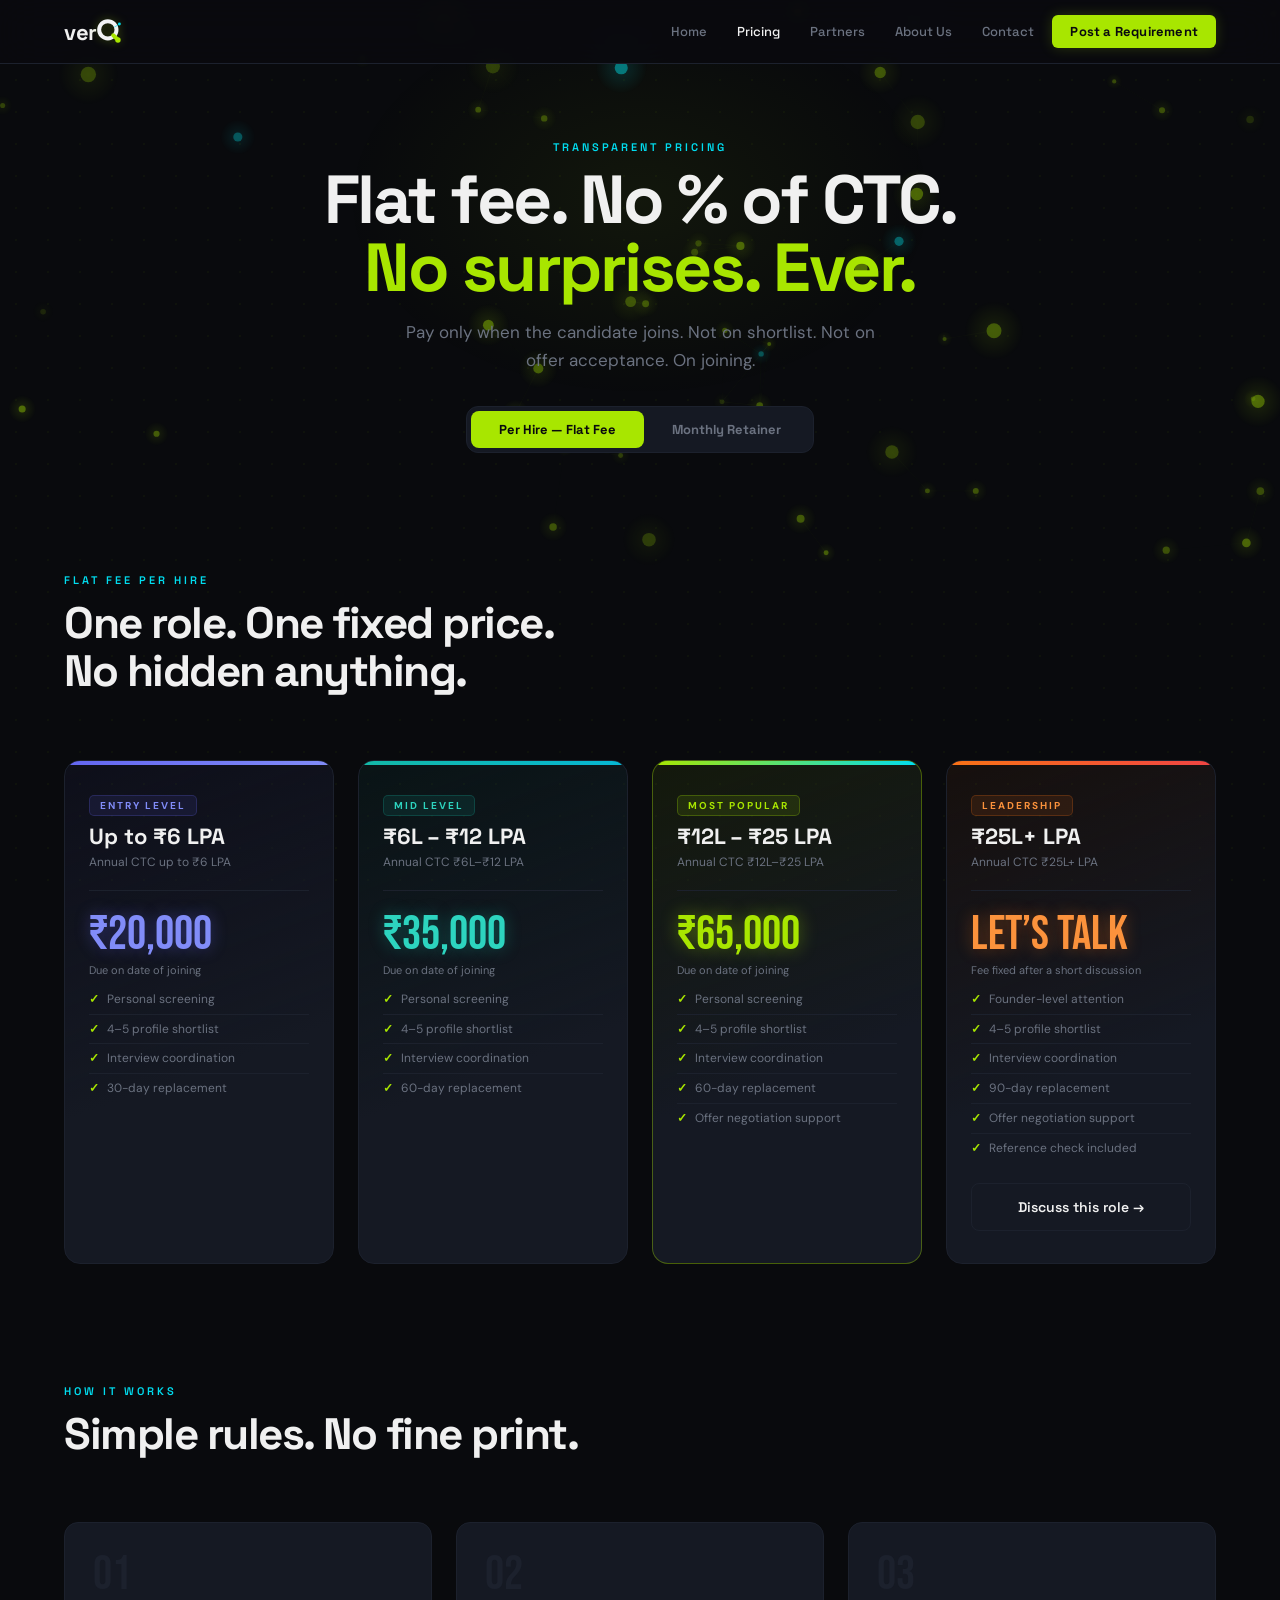
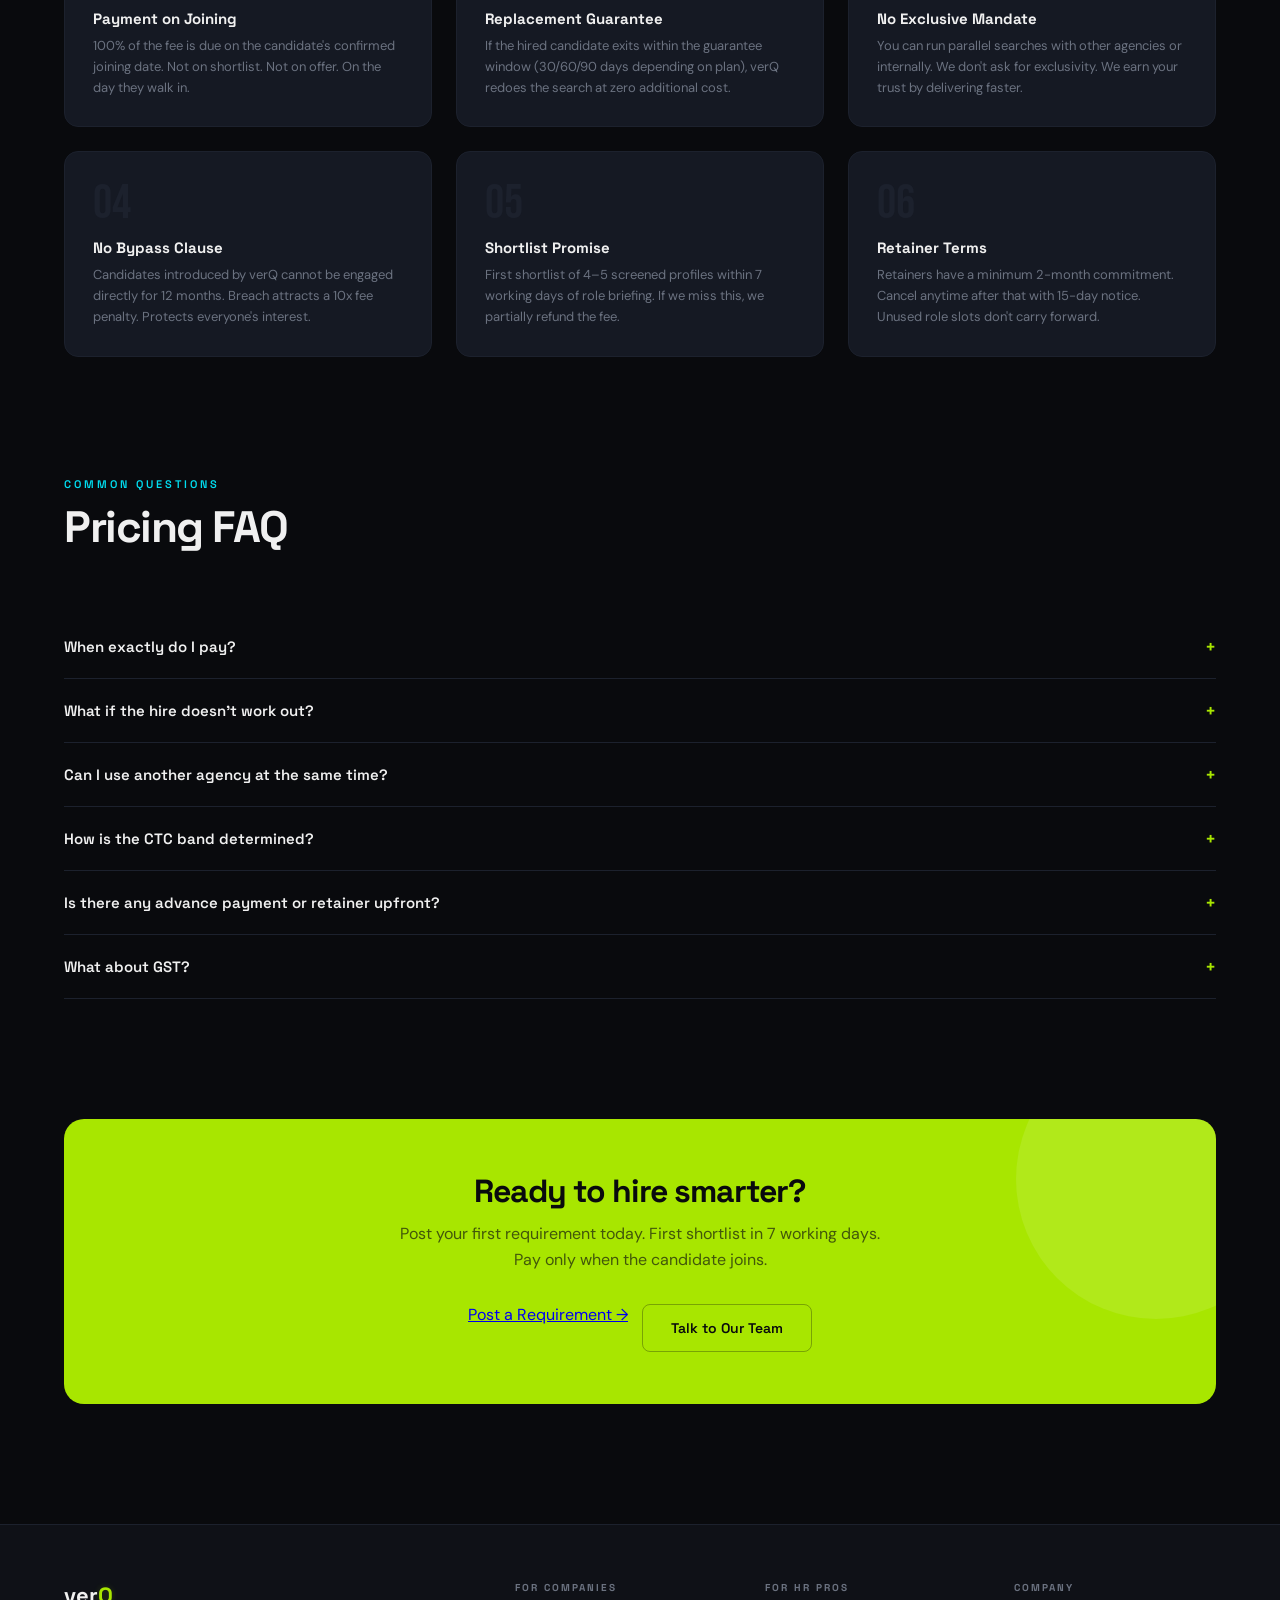
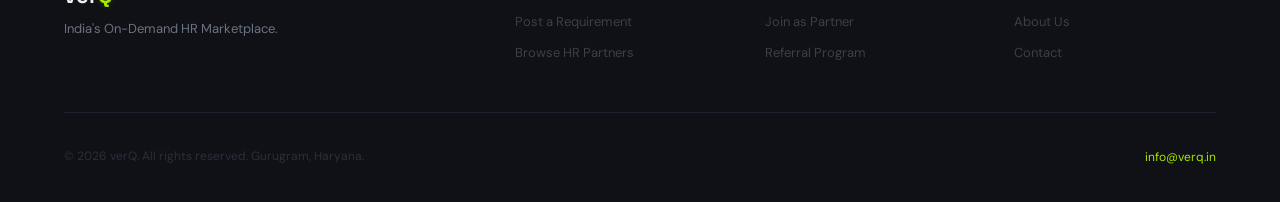
<file: pricing.html>
<!DOCTYPE html>
<html lang="en">
<head>
<meta charset="UTF-8"/>
<link rel="icon" type="image/png" href="/favicon.png?v=3">
<meta name="viewport" content="width=device-width, initial-scale=1.0"/>
<meta name="description" content="verQ Pricing — Flat fee per hire. No % of CTC. No surprises. Pay only when the candidate joins."/>
<title>Pricing | verQ</title>
<meta property="og:type" content="website"/>
<link rel="canonical" href="https://www.verq.in/pricing.html"/>
<meta property="og:url" content="https://www.verq.in/pricing.html"/>
<meta property="og:site_name" content="verQ"/>
<meta property="og:title" content="Pricing | verQ"/>
<meta property="og:description" content="verQ Pricing — Flat fee per hire. No % of CTC. No surprises. Pay only when the candidate joins."/>
<meta property="og:image" content="https://www.verq.in/og-image.png?v=2"/>
<meta property="og:image:width" content="1200"/>
<meta property="og:image:height" content="630"/>
<meta name="twitter:card" content="summary_large_image"/>
<meta name="twitter:title" content="Pricing | verQ"/>
<meta name="twitter:description" content="verQ Pricing — Flat fee per hire. No % of CTC. No surprises. Pay only when the candidate joins."/>
<meta name="twitter:image" content="https://www.verq.in/og-image.png?v=2"/>
<link href="https://fonts.googleapis.com/css2?family=Space+Grotesk:wght@300;400;500;600;700&family=DM+Sans:wght@300;400;500&family=Bebas+Neue&display=swap" rel="stylesheet"/>
<link rel="stylesheet" href="css/theme.css"/>
<style>
.page-hero { padding: 140px 5% 72px; position: relative; z-index: 1; text-align: center; }
#price-canvas { position:absolute; top:0; left:0; width:100%; height:100%; z-index:0; opacity:0.6; pointer-events:none; }
.page-hero::before { content: ''; position: fixed; top: 0; left: 50%; transform: translateX(-50%); width: min(600px, 92vw); height: 400px; background: radial-gradient(ellipse, rgba(168,230,0,0.06) 0%, transparent 70%); pointer-events: none; z-index: 0; }

/* TOGGLE */
.toggle-wrap { display: flex; align-items: center; justify-content: center; gap: 0; margin-bottom: 48px; background: var(--surface2); border: 1px solid var(--border); border-radius: 12px; padding: 4px; width: fit-content; margin-left: auto; margin-right: auto; animation: fadeUp 0.5s 0.2s ease both; }
.toggle-btn { padding: 10px 28px; border-radius: 8px; font-family: 'Space Grotesk', sans-serif; font-size: 13px; font-weight: 700; cursor: pointer; border: none; transition: all 0.2s; }
.toggle-btn.active { background: var(--accent); color: var(--space); }
.toggle-btn.inactive { background: transparent; color: var(--muted); }

/* FLAT FEE */
.flat-section { padding: 0 5% var(--sp-section); position: relative; z-index: 1; }
.pricing-full-grid { display: grid; grid-template-columns: repeat(4, 1fr); gap: var(--sp-card); margin-top: var(--sp-heading); }
.pf-card { background: var(--surface2); border: 1px solid var(--border); border-radius: 16px; padding: 32px 24px; transition: transform 0.3s cubic-bezier(0.16,1,0.3,1), border-color 0.3s ease, box-shadow 0.3s ease; position: relative; overflow: hidden; }
.pf-card::before { content: ''; position: absolute; top: 0; left: 0; right: 0; height: 2px; background: linear-gradient(90deg, var(--accent), var(--cyan)); transform: scaleX(0); transform-origin: left; transition: transform 0.3s; }
.pf-card:hover { border-color: rgba(168,230,0,0.25); transform: translateY(-4px); box-shadow: var(--glow); }
.pf-card:hover::before { transform: scaleX(1); }
.pf-card.featured { border-color: rgba(168,230,0,0.35); background: rgba(168,230,0,0.03); }
.pf-card.featured::before { transform: scaleX(1); }
.pf-band { font-size: 10px; font-weight: 700; letter-spacing: 2px; text-transform: uppercase; color: var(--muted); margin-bottom: 6px; }
.pf-band.hot { color: var(--accent); }
.pf-role { font-family: 'Space Grotesk', sans-serif; font-size: 22px; font-weight: 700; color: var(--white); margin-bottom: 4px; }
.pf-exp { font-size: 12px; color: var(--muted); margin-bottom: 4px; }
.pf-ctc { font-size: 12px; color: var(--muted); margin-bottom: 20px; padding-bottom: 20px; border-bottom: 1px solid var(--border); }
.pf-amount { font-family: 'Bebas Neue', sans-serif; font-size: 48px; color: var(--accent); line-height: 1; margin-bottom: 4px; text-shadow: 0 0 20px rgba(168,230,0,0.25); }
.pf-trigger { font-size: 11px; color: var(--muted); margin-bottom: 8px; }
.pf-old { font-size: 11px; color: #3A3F4A; text-decoration: line-through; margin-bottom: 10px; }
.pf-save { display: inline-block; background: rgba(0,245,255,0.08); color: var(--cyan); font-size: 10px; font-weight: 700; padding: 2px 10px; border-radius: 4px; border: 1px solid rgba(0,245,255,0.2); margin-bottom: 20px; }
.pf-includes { list-style: none; }
.pf-includes li { font-size: 12px; color: var(--muted); padding: 6px 0; display: flex; align-items: flex-start; gap: 8px; border-bottom: 1px solid var(--border); line-height: 1.4; }
.pf-includes li:last-child { border-bottom: none; }
.pf-includes li::before { content: '✓'; color: var(--accent); font-weight: 700; flex-shrink: 0; }

/* RETAINER */
.retainer-section { padding: 0 5% var(--sp-section); position: relative; z-index: 1; }
.retainer-grid { display: grid; grid-template-columns: repeat(3, 1fr); gap: var(--sp-card); margin-top: var(--sp-heading); }
.ret-card { background: var(--surface2); border: 1px solid var(--border); border-radius: 16px; padding: 36px 28px; transition: transform 0.3s cubic-bezier(0.16,1,0.3,1), border-color 0.3s ease, box-shadow 0.3s ease; position: relative; overflow: hidden; }
.ret-card::before { content: ''; position: absolute; top: 0; left: 0; right: 0; height: 2px; background: linear-gradient(90deg, var(--accent), var(--cyan)); transform: scaleX(0); transform-origin: left; transition: transform 0.3s; }
.ret-card:hover { border-color: rgba(168,230,0,0.25); transform: translateY(-4px); box-shadow: var(--glow); }
.ret-card:hover::before { transform: scaleX(1); }
.ret-card.featured { border-color: rgba(168,230,0,0.35); background: rgba(168,230,0,0.03); }
.ret-card.featured::before { transform: scaleX(1); }
.ret-popular { font-size: 10px; font-weight: 800; letter-spacing: 2px; text-transform: uppercase; color: var(--accent); margin-bottom: 10px; display: block; }
.ret-name { font-family: 'Space Grotesk', sans-serif; font-size: 24px; font-weight: 700; color: var(--white); margin-bottom: 4px; }
.ret-tagline { font-size: 13px; color: var(--muted); margin-bottom: 20px; padding-bottom: 20px; border-bottom: 1px solid var(--border); line-height: 1.5; }
.ret-price { font-family: 'Bebas Neue', sans-serif; font-size: 52px; color: var(--accent); line-height: 1; margin-bottom: 4px; text-shadow: 0 0 20px rgba(168,230,0,0.25); }
.ret-period { font-size: 12px; color: var(--muted); margin-bottom: 20px; }
.ret-list { list-style: none; margin-bottom: 24px; }
.ret-list li { font-size: 13px; color: var(--muted); padding: 8px 0; display: flex; align-items: flex-start; gap: 8px; border-bottom: 1px solid var(--border); line-height: 1.5; }
.ret-list li:last-child { border-bottom: none; }
.ret-list li::before { content: '→'; color: var(--accent); font-weight: 700; flex-shrink: 0; }

/* TERMS */
.terms-section { padding: 0 5% var(--sp-section); position: relative; z-index: 1; }
.terms-grid { display: grid; grid-template-columns: repeat(3, 1fr); gap: var(--sp-card); margin-top: var(--sp-heading); }
.term-card { background: var(--surface2); border: 1px solid var(--border); border-radius: 14px; padding: 28px; transition: transform 0.25s cubic-bezier(0.16,1,0.3,1), border-color 0.25s ease; }
.term-card:hover { transform: translateY(-3px); border-color: rgba(168,230,0,0.2); }
.term-num { font-family: 'Bebas Neue', sans-serif; font-size: 48px; color: var(--border); line-height: 1; margin-bottom: 10px; }
.term-title { font-family: 'Space Grotesk', sans-serif; font-size: 15px; font-weight: 700; color: var(--white); margin-bottom: 8px; }
.term-desc { font-size: 13px; color: var(--muted); line-height: 1.6; }

/* FAQ */
.faq-section { padding: 0 5% var(--sp-section); position: relative; z-index: 1; }
.faq-list { margin-top: var(--sp-heading); }
.faq-item { border-bottom: 1px solid var(--border); }
.faq-q { font-family: 'Space Grotesk', sans-serif; font-size: 15px; font-weight: 600; color: var(--white); padding: 20px 0; cursor: pointer; display: flex; align-items: center; justify-content: space-between; gap: 16px; user-select: none; }
.faq-q:hover { color: var(--accent); }
.faq-icon { font-size: 18px; color: var(--accent); flex-shrink: 0; transition: transform 0.2s; }
.faq-a { font-size: 14px; color: var(--muted); line-height: 1.7; padding-bottom: 20px; display: none; }
.faq-item.open .faq-icon { transform: rotate(45deg); }
.faq-item.open .faq-a { display: block; }

/* BOTTOM CTA */
.price-cta { padding: 0 5% var(--sp-section); position: relative; z-index: 1; }
.price-cta-inner { background: var(--accent); border-radius: 20px; padding: 52px 48px; text-align: center; position: relative; overflow: hidden; }
.price-cta-inner::before { content: ''; position: absolute; top: -80px; right: -80px; width: 280px; height: 280px; border-radius: 50%; background: rgba(255,255,255,0.1); }
.pc-title { font-family: 'Space Grotesk', sans-serif; font-size: 32px; font-weight: 700; color: var(--space); letter-spacing: -1px; margin-bottom: 10px; }
.pc-sub { font-size: 16px; color: rgba(10,10,15,0.65); margin-bottom: 32px; line-height: 1.6; }
.pc-actions { display: flex; gap: 14px; justify-content: center; flex-wrap: wrap; }

@media (max-width: 1024px) { .pricing-full-grid { grid-template-columns: repeat(2, 1fr); } .retainer-grid { grid-template-columns: 1fr; } }
@media (max-width: 768px) { .pricing-full-grid { grid-template-columns: 1fr; } .terms-grid { grid-template-columns: 1fr; } .price-cta-inner { padding: 36px 28px; } }

/* Pricing hover illumination */
.pf-card:hover { transform:translateY(-4px); }
.pf-card.pc-junior:hover { border-color:rgba(99,102,241,0.4) !important; box-shadow:0 0 24px rgba(99,102,241,0.14),0 10px 28px rgba(0,0,0,0.4); }
.pf-card.pc-mid:hover { border-color:rgba(20,184,166,0.4) !important; box-shadow:0 0 24px rgba(20,184,166,0.14),0 10px 28px rgba(0,0,0,0.4); }
.pf-card.pc-senior:hover, .pf-card.featured:hover { border-color:rgba(168,230,0,0.45) !important; box-shadow:0 0 32px rgba(168,230,0,0.18),0 10px 28px rgba(0,0,0,0.4); }
.pf-card.pc-lead:hover { border-color:rgba(239,68,68,0.4) !important; box-shadow:0 0 24px rgba(239,68,68,0.14),0 10px 28px rgba(0,0,0,0.4); }
.ret-card:hover { border-color:rgba(168,230,0,0.28) !important; box-shadow:0 0 20px rgba(168,230,0,0.08); transform:translateY(-3px); }
.price-wm { position:absolute;top:0;left:0;width:100%;height:100%;pointer-events:none;z-index:0; }
.pf-card > *:not(.price-wm), .ret-card > *:not(.price-wm) { position:relative;z-index:1; }

/* Per-tier color treatment — matches homepage pricing cards */
.pf-card::after { content:''; position:absolute; top:0; left:0; right:0; height:4px; z-index:2; }
.pf-card.pc-junior::after { background:linear-gradient(90deg,#6366F1,#818CF8); }
.pf-card.pc-mid::after { background:linear-gradient(90deg,#14B8A6,#06B6D4); }
.pf-card.pc-senior::after { background:linear-gradient(90deg,#A8E600,#00DDF0); }
.pf-card.pc-lead::after { background:linear-gradient(90deg,#F97316,#EF4444); }

.pf-card.pc-junior { background:linear-gradient(160deg,rgba(99,102,241,0.06) 0%,var(--surface2) 60%); }
.pf-card.pc-mid { background:linear-gradient(160deg,rgba(20,184,166,0.06) 0%,var(--surface2) 60%); }
.pf-card.pc-senior { background:linear-gradient(160deg,rgba(168,230,0,0.07) 0%,var(--surface2) 60%); }
.pf-card.pc-lead { background:linear-gradient(160deg,rgba(249,115,22,0.06) 0%,var(--surface2) 60%); }

.pf-card.pc-junior .pf-amount { color:#818CF8; text-shadow:0 0 16px rgba(99,102,241,0.4); }
.pf-card.pc-mid .pf-amount { color:#2DD4BF; text-shadow:0 0 16px rgba(20,184,166,0.4); }
.pf-card.pc-senior .pf-amount { color:var(--accent); text-shadow:0 0 18px rgba(168,230,0,0.45); }
.pf-card.pc-lead .pf-amount { color:#FB923C; text-shadow:0 0 16px rgba(249,115,22,0.4); }

.pf-band { display:inline-block; padding:3px 10px; border-radius:5px; }
.pf-card.pc-junior .pf-band { color:#818CF8; background:rgba(99,102,241,0.1); border:1px solid rgba(99,102,241,0.22); }
.pf-card.pc-mid .pf-band { color:#2DD4BF; background:rgba(20,184,166,0.1); border:1px solid rgba(20,184,166,0.22); }
.pf-card.pc-senior .pf-band.hot { color:var(--accent); background:rgba(168,230,0,0.1); border:1px solid rgba(168,230,0,0.25); }
.pf-card.pc-lead .pf-band { color:#FB923C; background:rgba(249,115,22,0.1); border:1px solid rgba(249,115,22,0.22); }

/* Per-tier color treatment — Monthly Retainer cards */
.ret-card::after { content:''; position:absolute; top:0; left:0; right:0; height:4px; z-index:2; }
.ret-card.ret-starter::after { background:linear-gradient(90deg,#6366F1,#818CF8); }
.ret-card.ret-scale::after { background:linear-gradient(90deg,#A8E600,#00DDF0); }
.ret-card.ret-studio::after { background:linear-gradient(90deg,#F97316,#EF4444); }

.ret-card.ret-starter { background:linear-gradient(160deg,rgba(99,102,241,0.06) 0%,var(--surface2) 60%); }
.ret-card.ret-scale { background:linear-gradient(160deg,rgba(168,230,0,0.07) 0%,var(--surface2) 60%); }
.ret-card.ret-studio { background:linear-gradient(160deg,rgba(249,115,22,0.06) 0%,var(--surface2) 60%); }

.ret-card.ret-starter .ret-price { color:#818CF8; text-shadow:0 0 16px rgba(99,102,241,0.4); }
.ret-card.ret-scale .ret-price { color:var(--accent); text-shadow:0 0 18px rgba(168,230,0,0.45); }
.ret-card.ret-studio .ret-price { color:#FB923C; text-shadow:0 0 16px rgba(249,115,22,0.4); }

.ret-popular { display:inline-block; padding:3px 10px; border-radius:5px; }
.ret-card.ret-starter .ret-popular { color:#818CF8; background:rgba(99,102,241,0.1); border:1px solid rgba(99,102,241,0.22); }
.ret-card.ret-scale .ret-popular { color:var(--accent); background:rgba(168,230,0,0.1); border:1px solid rgba(168,230,0,0.25); }
.ret-card.ret-studio .ret-popular { color:#FB923C; background:rgba(249,115,22,0.1); border:1px solid rgba(249,115,22,0.22); }

.ret-card.ret-starter:hover { border-color:rgba(99,102,241,0.4) !important; box-shadow:0 0 24px rgba(99,102,241,0.14),0 10px 28px rgba(0,0,0,0.4) !important; }
.ret-card.ret-scale:hover { border-color:rgba(168,230,0,0.45) !important; box-shadow:0 0 32px rgba(168,230,0,0.18),0 10px 28px rgba(0,0,0,0.4) !important; }
.ret-card.ret-studio:hover { border-color:rgba(239,68,68,0.4) !important; box-shadow:0 0 24px rgba(239,68,68,0.14),0 10px 28px rgba(0,0,0,0.4) !important; }

</style>
</head>
<body>

<nav>
  <a href="/" class="nav-logo">ver<svg class="nav-logo-icon" viewBox="16 12 72 72" xmlns="http://www.w3.org/2000/svg"><circle cx="46" cy="42" r="24" stroke="#F2F3F5" stroke-width="11" fill="none"/><line x1="61" y1="57" x2="74" y2="70" stroke="#A8E600" stroke-width="11" stroke-linecap="round"/><circle cx="74" cy="70" r="7.5" fill="#A8E600"/><circle cx="78" cy="26" r="4" fill="#00DDF0"/><line x1="65" y1="34" x2="75" y2="28" stroke="#00DDF0" stroke-width="2.5" stroke-linecap="round" opacity="0.7"/></svg></a>
  <div class="nav-links">
    <a href="/">Home</a>
    <a href="/pricing.html" class="active">Pricing</a>
    <a href="/partners.html">Partners</a>
    <a href="/about.html">About Us</a>
    <a href="/contact.html">Contact</a>
    <a href="/post-requirement.html" class="nav-cta">Post a Requirement</a>
  </div>
  <div class="nav-hamburger" id="hamburger" onclick="toggleMenu()"><span></span><span></span><span></span></div>
</nav>

<div class="page-hero">
  <canvas id="price-canvas"></canvas>
  <span class="eyebrow" style="animation:fadeUp 0.5s ease both;">Transparent Pricing</span>
  <h1 class="section-title" style="font-size:clamp(40px,5.5vw,68px);letter-spacing:-2.5px;line-height:1.0;margin-bottom:16px;animation:fadeUp 0.5s 0.1s ease both;">
    Flat fee. No % of CTC.<br/><span style="color:var(--accent);">No surprises. Ever.</span>
  </h1>
  <p class="section-sub" style="max-width:480px;margin:0 auto 32px;font-size:17px;animation:fadeUp 0.5s 0.2s ease both;">Pay only when the candidate joins. Not on shortlist. Not on offer acceptance. On joining.</p>
  <div class="toggle-wrap">
    <button class="toggle-btn active" onclick="showSection('flat', this)">Per Hire — Flat Fee</button>
    <button class="toggle-btn inactive" onclick="showSection('retainer', this)">Monthly Retainer</button>
  </div>
</div>

<!-- FLAT FEE -->
<section class="flat-section" id="flat-section">
  <span class="eyebrow">Flat Fee Per Hire</span>
  <h2 class="section-title">One role. One fixed price.<br/>No hidden anything.</h2>
  <div class="pricing-full-grid">
    <div class="pf-card pc-junior reveal">
      <div class="pf-band">Entry Level</div>
      <div class="pf-role">Up to ₹6 LPA</div>
      <div class="pf-ctc">Annual CTC up to ₹6 LPA</div>
      <div class="pf-amount">₹20,000</div>
      <div class="pf-trigger">Due on date of joining</div>
      <ul class="pf-includes">
        <li>Personal screening</li>
        <li>4–5 profile shortlist</li>
        <li>Interview coordination</li>
        <li>30-day replacement</li>
      </ul>
    </div>
    <div class="pf-card pc-mid reveal">
      <div class="pf-band">Mid Level</div>
      <div class="pf-role">₹6L – ₹12 LPA</div>
      <div class="pf-ctc">Annual CTC ₹6L–₹12 LPA</div>
      <div class="pf-amount">₹35,000</div>
      <div class="pf-trigger">Due on date of joining</div>
      <ul class="pf-includes">
        <li>Personal screening</li>
        <li>4–5 profile shortlist</li>
        <li>Interview coordination</li>
        <li>60-day replacement</li>
      </ul>
    </div>
    <div class="pf-card pc-senior featured reveal">
      <div class="pf-band hot">Most Popular</div>
      <div class="pf-role">₹12L – ₹25 LPA</div>
      <div class="pf-ctc">Annual CTC ₹12L–₹25 LPA</div>
      <div class="pf-amount">₹65,000</div>
      <div class="pf-trigger">Due on date of joining</div>
      <ul class="pf-includes">
        <li>Personal screening</li>
        <li>4–5 profile shortlist</li>
        <li>Interview coordination</li>
        <li>60-day replacement</li>
        <li>Offer negotiation support</li>
      </ul>
    </div>
    <div class="pf-card pc-lead reveal">
      <div class="pf-band">Leadership</div>
      <div class="pf-role">₹25L+ LPA</div>
      <div class="pf-ctc">Annual CTC ₹25L+ LPA</div>
      <div class="pf-amount">Let’s talk</div>
      <div class="pf-trigger">Fee fixed after a short discussion</div>
      <ul class="pf-includes">
        <li>Founder-level attention</li>
        <li>4–5 profile shortlist</li>
        <li>Interview coordination</li>
        <li>90-day replacement</li>
        <li>Offer negotiation support</li>
        <li>Reference check included</li>
      </ul>
      <a href="/contact.html" class="btn-outline" style="width:100%;justify-content:center;margin-top:20px;">Discuss this role →</a>
    </div>
  </div>
</section>

<!-- RETAINER -->
<section class="retainer-section" id="retainer-section" style="display:none;">
  <span class="eyebrow">Monthly Retainer</span>
  <h2 class="section-title">For ongoing hiring.<br/>Predictable cost. Unlimited hires.</h2>
  <div class="retainer-grid">
    <div class="ret-card ret-starter reveal">
      <span class="ret-popular">Starter</span>
      <div class="ret-name">Essentials</div>
      <div class="ret-tagline">For startups hiring 1 role at a time over 2–3 months.</div>
      <div class="ret-price">₹25,000</div>
      <div class="ret-period">per month · 1 active role</div>
      <ul class="ret-list">
        <li>1 active open role at a time</li>
        <li>Up to 3 hires per month</li>
        <li>Weekly pipeline update</li>
        <li>30-day replacement guarantee</li>
        <li>Email + WhatsApp support</li>
      </ul>
      <a href="/post-requirement.html" class="btn-outline" style="width:100%;justify-content:center;">Get Started →</a>
    </div>
    <div class="ret-card ret-scale featured reveal">
      <span class="ret-popular">Most Popular</span>
      <div class="ret-name">Scale</div>
      <div class="ret-tagline">For post-seed or Series A startups building teams across multiple functions.</div>
      <div class="ret-price">₹45,000</div>
      <div class="ret-period">per month · up to 3 active roles</div>
      <ul class="ret-list">
        <li>3 active open roles simultaneously</li>
        <li>Up to 6 hires per month</li>
        <li>Bi-weekly strategy call</li>
        <li>60-day replacement guarantee</li>
        <li>Priority matching & turnaround</li>
        <li>Hiring tracker dashboard</li>
      </ul>
      <a href="/post-requirement.html" class="btn-primary" style="width:100%;justify-content:center;">Get Started →</a>
    </div>
    <div class="ret-card ret-studio reveal">
      <span class="ret-popular">High Volume</span>
      <div class="ret-name">Studio</div>
      <div class="ret-tagline">For startups in aggressive expansion mode needing a dedicated hiring partner.</div>
      <div class="ret-price">₹75,000</div>
      <div class="ret-period">per month · up to 6 active roles</div>
      <ul class="ret-list">
        <li>6 active open roles simultaneously</li>
        <li>Unlimited hires</li>
        <li>Weekly strategy call</li>
        <li>90-day replacement guarantee</li>
        <li>Dedicated verQ account lead</li>
        <li>Custom SLA per role</li>
        <li>Offer negotiation support</li>
      </ul>
      <a href="/post-requirement.html" class="btn-outline" style="width:100%;justify-content:center;">Get Started →</a>
    </div>
  </div>
</section>

<!-- TERMS -->
<section class="terms-section">
  <span class="eyebrow">How It Works</span>
  <h2 class="section-title">Simple rules. No fine print.</h2>
  <div class="terms-grid">
    <div class="term-card reveal"><div class="term-num">01</div><div class="term-title">Payment on Joining</div><div class="term-desc">100% of the fee is due on the candidate's confirmed joining date. Not on shortlist. Not on offer. On the day they walk in.</div></div>
    <div class="term-card reveal"><div class="term-num">02</div><div class="term-title">Replacement Guarantee</div><div class="term-desc">If the hired candidate exits within the guarantee window (30/60/90 days depending on plan), verQ redoes the search at zero additional cost.</div></div>
    <div class="term-card reveal"><div class="term-num">03</div><div class="term-title">No Exclusive Mandate</div><div class="term-desc">You can run parallel searches with other agencies or internally. We don't ask for exclusivity. We earn your trust by delivering faster.</div></div>
    <div class="term-card reveal"><div class="term-num">04</div><div class="term-title">No Bypass Clause</div><div class="term-desc">Candidates introduced by verQ cannot be engaged directly for 12 months. Breach attracts a 10x fee penalty. Protects everyone's interest.</div></div>
    <div class="term-card reveal"><div class="term-num">05</div><div class="term-title">Shortlist Promise</div><div class="term-desc">First shortlist of 4–5 screened profiles within 7 working days of role briefing. If we miss this, we partially refund the fee.</div></div>
    <div class="term-card reveal"><div class="term-num">06</div><div class="term-title">Retainer Terms</div><div class="term-desc">Retainers have a minimum 2-month commitment. Cancel anytime after that with 15-day notice. Unused role slots don't carry forward.</div></div>
  </div>
</section>

<!-- FAQ -->
<section class="faq-section">
  <span class="eyebrow">Common Questions</span>
  <h2 class="section-title">Pricing FAQ</h2>
  <div class="faq-list">
    <div class="faq-item"><div class="faq-q">When exactly do I pay?<span class="faq-icon">+</span></div><div class="faq-a">You pay 100% of the flat fee on the candidate's confirmed date of joining. Not when we send profiles. Not when an offer is made. Only when the person actually joins your company.</div></div>
    <div class="faq-item"><div class="faq-q">What if the hire doesn't work out?<span class="faq-icon">+</span></div><div class="faq-a">If the placed candidate exits within the replacement window (30, 60, or 90 days depending on the plan), verQ conducts a fresh search at zero additional cost. This is a standard guarantee on every engagement, not an optional add-on.</div></div>
    <div class="faq-item"><div class="faq-q">Can I use another agency at the same time?<span class="faq-icon">+</span></div><div class="faq-a">Absolutely. We don't require exclusivity. You're free to run parallel searches through other channels. We charge only if our candidate joins — no retainer, no holding fee, no exclusivity clause.</div></div>
    <div class="faq-item"><div class="faq-q">How is the CTC band determined?<span class="faq-icon">+</span></div><div class="faq-a">The fee is based on the CTC band of the role when you first brief us — not the final offered CTC. If the offer ends up higher than the band discussed, we'll agree a revised fee upfront before proceeding. No surprises.</div></div>
    <div class="faq-item"><div class="faq-q">Is there any advance payment or retainer upfront?<span class="faq-icon">+</span></div><div class="faq-a">For first-time clients, we take a small advance of ₹5,000 to confirm the mandate is serious. This is fully adjusted against the final invoice. For retainer plans, the monthly fee is billed at the start of each month.</div></div>
    <div class="faq-item"><div class="faq-q">What about GST?<span class="faq-icon">+</span></div><div class="faq-a">All fees shown are exclusive of GST. 18% GST will be applicable on the invoice. A proper GST invoice is issued on every engagement.</div></div>
  </div>
</section>

<!-- BOTTOM CTA -->
<section class="price-cta">
  <div class="price-cta-inner reveal">
    <div class="pc-title">Ready to hire smarter?</div>
    <div class="pc-sub">Post your first requirement today. First shortlist in 7 working days.<br/>Pay only when the candidate joins.</div>
    <div class="pc-actions">
      <a href="/post-requirement.html" class="btn-dark-lime">Post a Requirement →</a>
      <a href="/contact.html" class="btn-outline" style="color:var(--space);border-color:rgba(10,10,15,0.3);">Talk to Our Team</a>
    </div>
  </div>
</section>

<footer>
  <div class="footer-grid">
    <div><span class="footer-logo">ver<span>Q</span></span><p class="footer-tagline">India's On-Demand HR Marketplace.</p></div>
    <div><div class="footer-col-title">For Companies</div><ul class="footer-links"><li><a href="/post-requirement.html">Post a Requirement</a></li><li><a href="/partners.html">Browse HR Partners</a></li></ul></div>
    <div><div class="footer-col-title">For HR Pros</div><ul class="footer-links"><li><a href="/join-hr-partner.html">Join as Partner</a></li><li><a href="/referral.html">Referral Program</a></li></ul></div>
    <div><div class="footer-col-title">Company</div><ul class="footer-links"><li><a href="/about.html">About Us</a></li><li><a href="/contact.html">Contact</a></li></ul></div>
  </div>
  <div class="footer-bottom"><div class="footer-copy">© 2026 verQ. All rights reserved. Gurugram, Haryana.</div><div class="footer-email"><a href="mailto:info@verq.in">info@verq.in</a></div></div>
</footer>

<script src="js/main.js"></script>
<script>
  function showSection(type, btn) {
    document.getElementById('flat-section').style.display = type === 'flat' ? 'block' : 'none';
    document.getElementById('retainer-section').style.display = type === 'retainer' ? 'block' : 'none';
    document.querySelectorAll('.toggle-btn').forEach(b => { b.classList.remove('active'); b.classList.add('inactive'); });
    btn.classList.add('active'); btn.classList.remove('inactive');
  }
  document.querySelectorAll('.faq-q').forEach(q => {
    q.addEventListener('click', () => {
      const item = q.parentElement;
      item.classList.toggle('open');
    });
  });
</script>



<script>
(function(){
  const c=document.getElementById('price-canvas');
  if(!c) return;
  const ctx=c.getContext('2d');
  let W,H,nodes=[];
  function resize(){W=c.width=c.offsetWidth;H=c.height=c.offsetHeight;}
  class N{constructor(){this.x=Math.random()*W;this.y=Math.random()*H;this.vx=(Math.random()-.5)*.4;this.vy=(Math.random()-.5)*.4;const t=Math.random();this.r=t<.5?Math.random()*1.5+1.5:t<.85?Math.random()*2+3:Math.random()*2+5;this.ba=Math.random()*.38+.18;this.a=this.ba;this.pt=Math.random()*Math.PI*2;this.ps=Math.random()*.022+.008;this.cyan=Math.random()>.88;}}
  function init(){nodes=[];const n=Math.min(Math.floor(W*H/14000), 55);for(let i=0;i<n;i++)nodes.push(new N());}
  function draw(){ctx.clearRect(0,0,W,H);nodes.forEach(p=>{p.x+=p.vx;p.y+=p.vy;if(p.x<-10)p.x=W+10;if(p.x>W+10)p.x=-10;if(p.y<-10)p.y=H+10;if(p.y>H+10)p.y=-10;p.pt+=p.ps;const pf=(Math.sin(p.pt)+1)*.5;p.a=p.ba+pf*.2;const r=p.r+pf*1.3;const col=p.cyan?'0,245,255':'168,230,0';const g=ctx.createRadialGradient(p.x,p.y,0,p.x,p.y,r*4);g.addColorStop(0,`rgba(${col},${p.a*.3})`);g.addColorStop(1,`rgba(${col},0)`);ctx.beginPath();ctx.arc(p.x,p.y,r*4,0,Math.PI*2);ctx.fillStyle=g;ctx.fill();ctx.beginPath();ctx.arc(p.x,p.y,r,0,Math.PI*2);ctx.fillStyle=`rgba(${col},${p.a})`;ctx.fill();});for(let i=0;i<nodes.length;i++){for(let j=i+1;j<nodes.length;j++){const dx=nodes[i].x-nodes[j].x,dy=nodes[i].y-nodes[j].y;const d=Math.sqrt(dx*dx+dy*dy);if(d<100){ctx.beginPath();ctx.moveTo(nodes[i].x,nodes[i].y);ctx.lineTo(nodes[j].x,nodes[j].y);ctx.strokeStyle=`rgba(168,230,0,${.1*(1-d/100)})`;ctx.lineWidth=.7;ctx.stroke();}}}requestAnimationFrame(draw);}
  resize();init();draw();window.addEventListener('resize',()=>{resize();init();});
})();
</script>

</body>
</html>
</file>
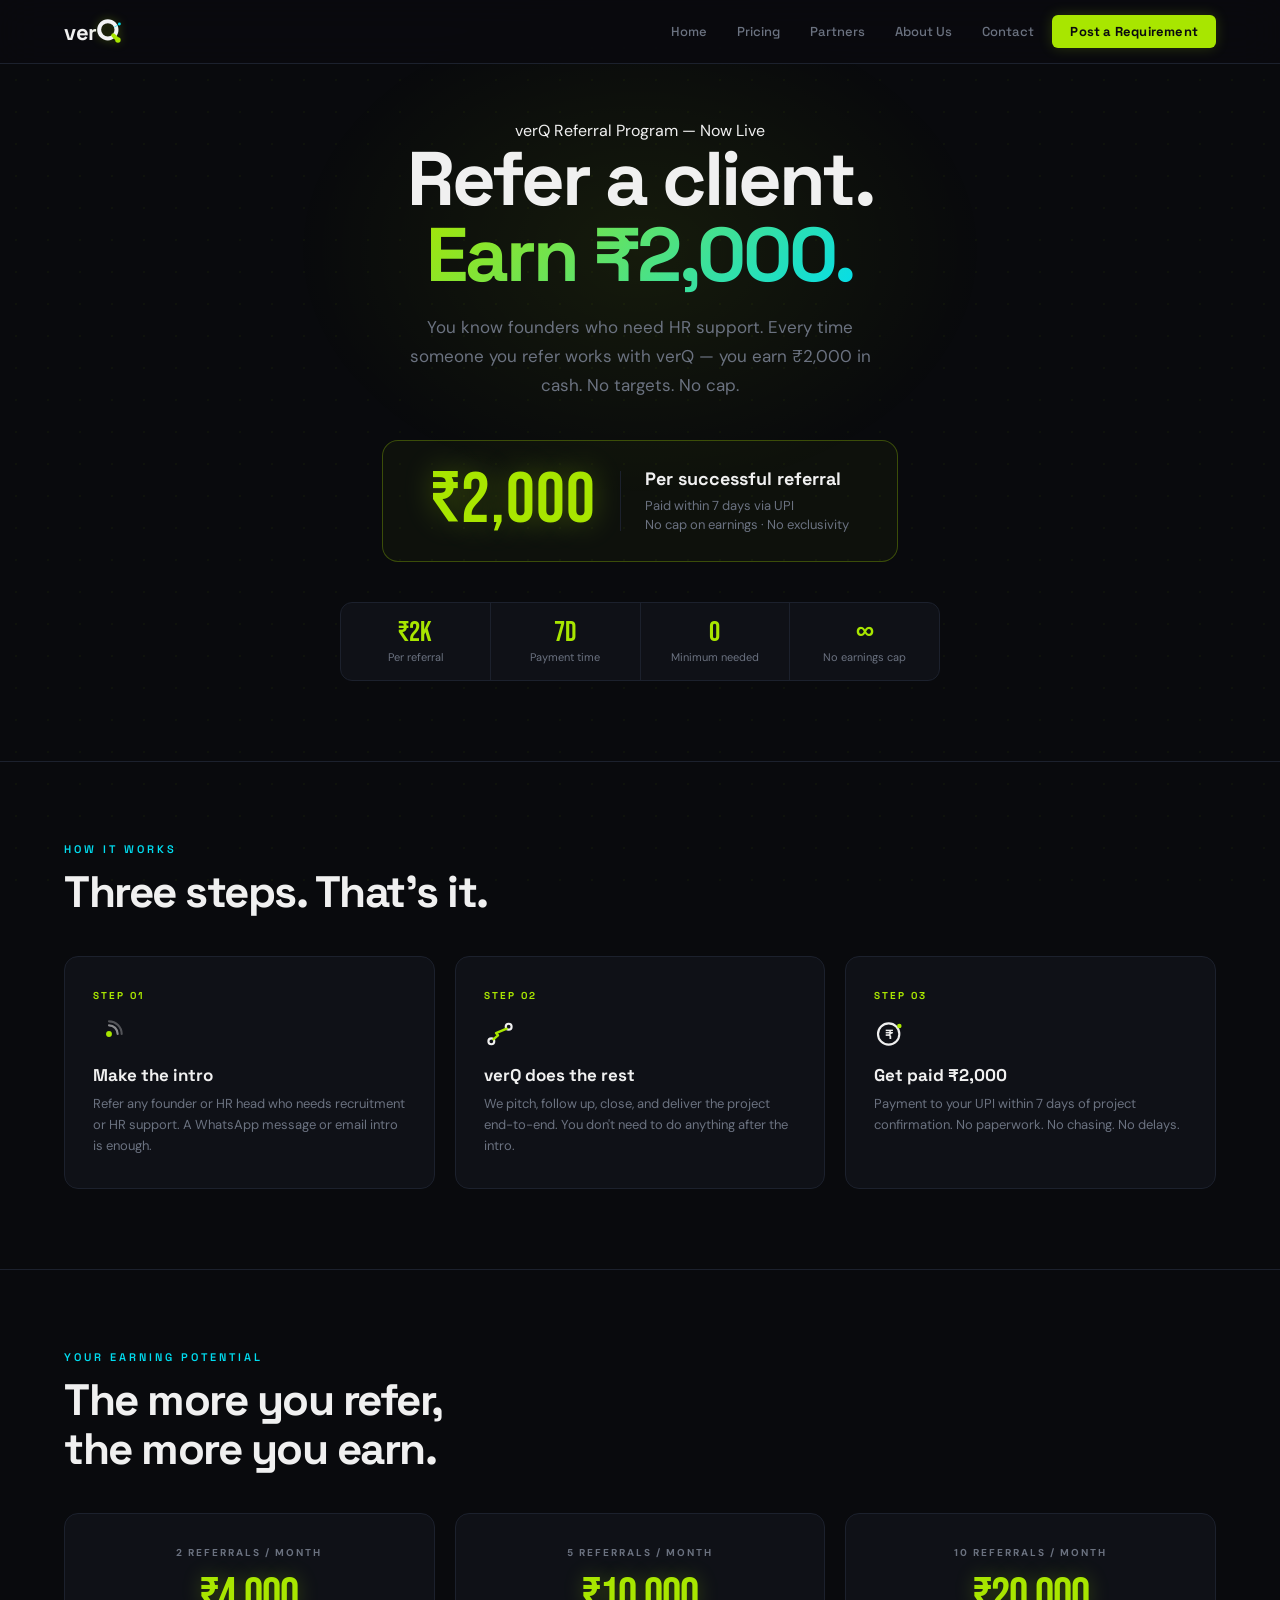
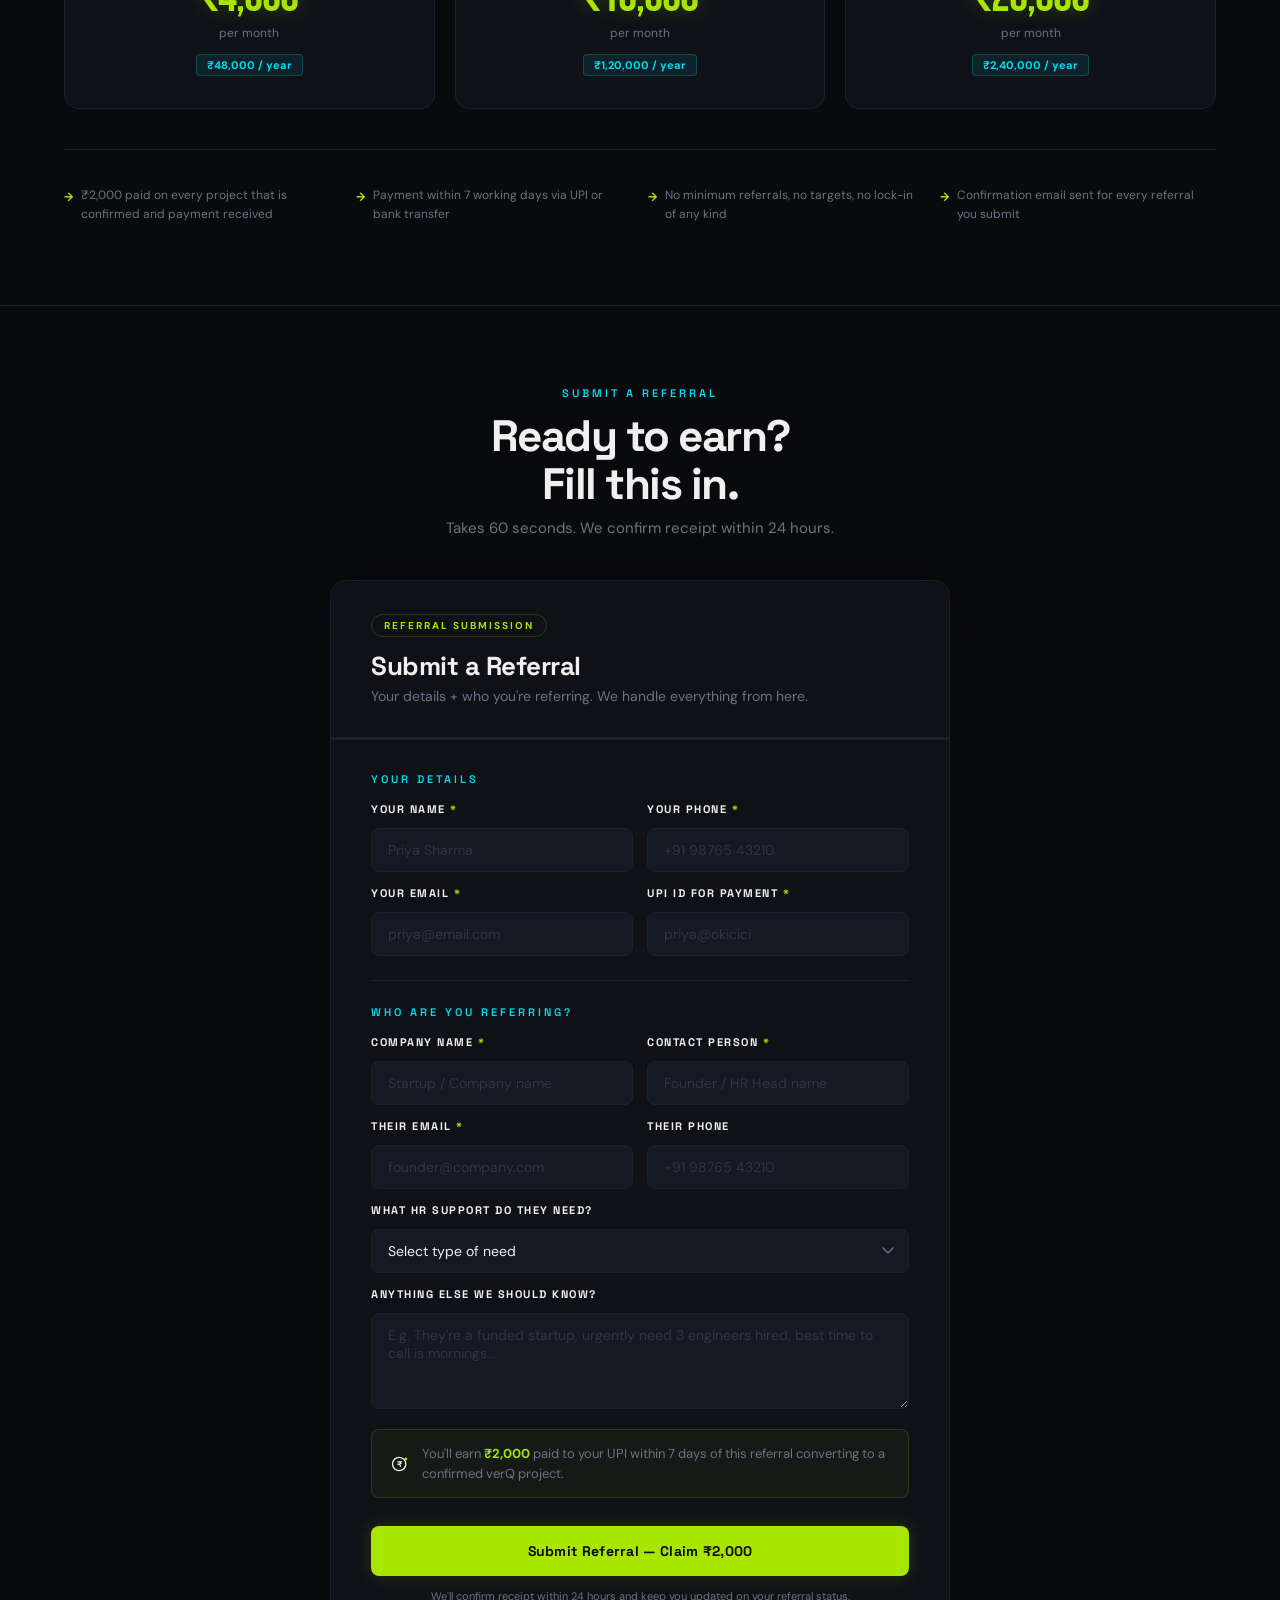
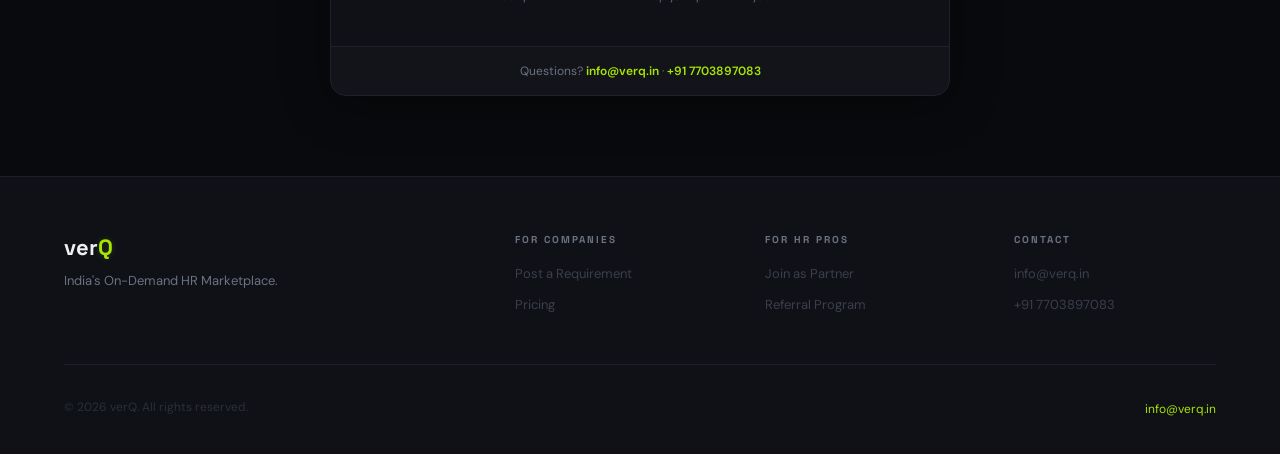
<file: referral.html>
<!DOCTYPE html>
<html lang="en">
<head>
<meta charset="UTF-8"/>
<link rel="icon" type="image/png" href="/favicon.png?v=3">
<meta name="viewport" content="width=device-width, initial-scale=1.0"/>
<title>Referral Program — Earn ₹2,000 | verQ</title>
<meta property="og:type" content="website"/>
<link rel="canonical" href="https://www.verq.in/referral.html"/>
<meta property="og:url" content="https://www.verq.in/referral.html"/>
<meta property="og:site_name" content="verQ"/>
<meta property="og:title" content="Referral Program — Earn ₹2,000 | verQ"/>
<meta property="og:description" content="verQ Referral Program — Refer a founder or HR need and earn ₹2,000 per successful referral. No cap on earnings, paid within 7 days."/>
<meta property="og:image" content="https://www.verq.in/og-image.png?v=2"/>
<meta property="og:image:width" content="1200"/>
<meta property="og:image:height" content="630"/>
<meta name="twitter:card" content="summary_large_image"/>
<meta name="twitter:title" content="Referral Program — Earn ₹2,000 | verQ"/>
<meta name="twitter:description" content="verQ Referral Program — Refer a founder or HR need and earn ₹2,000 per successful referral. No cap on earnings, paid within 7 days."/>
<meta name="twitter:image" content="https://www.verq.in/og-image.png?v=2"/>
<meta name="description" content="verQ Referral Program — Refer a founder or HR need and earn ₹2,000 per successful referral. No cap on earnings, paid within 7 days."/>
<link href="https://fonts.googleapis.com/css2?family=Space+Grotesk:wght@400;500;600;700&family=DM+Sans:wght@400;500&family=Bebas+Neue&display=swap" rel="stylesheet"/>
<link rel="stylesheet" href="css/theme.css"/>
<style>
.ref-hero { padding: 120px 5% 80px; text-align: center; position: relative; z-index: 1; }
.ref-hero::before { content: ''; position: absolute; top: 0; left: 50%; transform: translateX(-50%); width: min(700px, 92vw); height: 500px; background: radial-gradient(ellipse, rgba(190,255,0,0.07) 0%, transparent 70%); pointer-events: none; }
.ref-title { font-family: 'Space Grotesk', sans-serif; font-size: clamp(44px,6vw,76px); font-weight: 700; letter-spacing: -3px; line-height: 1.0; margin-bottom: 20px; animation: fadeUp 0.5s 0.1s ease both; }
.ref-title .g { background: linear-gradient(135deg, var(--accent) 0%, var(--cyan) 100%); -webkit-background-clip: text; -webkit-text-fill-color: transparent; background-clip: text; }
.ref-sub { font-size: 17px; color: var(--muted); line-height: 1.7; max-width: 500px; margin: 0 auto 40px; animation: fadeUp 0.5s 0.2s ease both; }
.reward-box { display: inline-flex; align-items: center; gap: 24px; border: 1px solid rgba(190,255,0,0.25); border-radius: 16px; padding: 24px 48px; margin-bottom: 40px; background: rgba(190,255,0,0.03); animation: fadeUp 0.5s 0.3s ease both; }
.reward-big { font-family: 'Bebas Neue', sans-serif; font-size: 72px; color: var(--accent); line-height: 1; letter-spacing: 1px; text-shadow: 0 0 30px rgba(190,255,0,0.3); }
.reward-div { width: 1px; height: 60px; background: var(--border); }
.reward-info { text-align: left; }
.reward-label { font-family: 'Space Grotesk', sans-serif; font-size: 18px; font-weight: 700; color: var(--white); margin-bottom: 6px; }
.reward-meta { font-size: 13px; color: var(--muted); line-height: 1.5; }

.stats-strip-ref { display: flex; align-items: center; justify-content: center; gap: 0; border: 1px solid var(--border); border-radius: 12px; background: var(--surface); overflow: hidden; max-width: 600px; margin: 0 auto; animation: fadeUp 0.5s 0.4s ease both; }
.sstat { flex: 1; text-align: center; padding: 16px; border-right: 1px solid var(--border); }
.sstat:last-child { border-right: none; }
.sstat-num { font-family: 'Bebas Neue', sans-serif; font-size: 28px; color: var(--accent); line-height: 1; }
.sstat-label { font-size: 11px; color: var(--muted); margin-top: 3px; }

.how-ref { padding: 80px 5%; position: relative; z-index: 1; border-top: 1px solid var(--border); }
.steps3 { display: grid; grid-template-columns: repeat(3, 1fr); gap: 20px; margin-top: 40px; }
.step3-card { background: var(--surface); border: 1px solid var(--border); border-radius: 14px; padding: 32px 28px; transition: all 0.2s; position: relative; }
.step3-card:hover { border-color: rgba(190,255,0,0.25); transform: translateY(-3px); box-shadow: var(--glow); }
.step3-num { font-family: 'Space Grotesk', sans-serif; font-size: 10px; font-weight: 800; letter-spacing: 2px; color: var(--accent); text-transform: uppercase; margin-bottom: 16px; display: block; }
.step3-icon { width: 32px; height: 32px; margin-bottom: 14px; display: block; color: var(--white); }
.step3-title { font-family: 'Space Grotesk', sans-serif; font-size: 17px; font-weight: 700; color: var(--white); margin-bottom: 8px; }
.step3-desc { font-size: 13px; color: var(--muted); line-height: 1.6; }

.earn-section { padding: 80px 5%; position: relative; z-index: 1; border-top: 1px solid var(--border); }
.earn-grid3 { display: grid; grid-template-columns: repeat(3, 1fr); gap: 20px; margin-top: 40px; margin-bottom: 40px; }
.earn-card3 { background: var(--surface); border: 1px solid var(--border); border-radius: 14px; padding: 32px 24px; text-align: center; transition: all 0.2s; }
.earn-card3:hover { border-color: rgba(190,255,0,0.25); transform: translateY(-3px); box-shadow: var(--glow); }
.earn-refs3 { font-size: 10px; font-weight: 700; letter-spacing: 2px; text-transform: uppercase; color: var(--muted); margin-bottom: 14px; }
.earn-monthly3 { font-family: 'Bebas Neue', sans-serif; font-size: 48px; color: var(--accent); letter-spacing: -1px; line-height: 1; margin-bottom: 4px; text-shadow: 0 0 20px rgba(190,255,0,0.25); }
.earn-period3 { font-size: 12px; color: var(--muted); margin-bottom: 12px; }
.earn-annual3 { display: inline-block; background: rgba(0,245,255,0.08); color: var(--cyan); font-size: 11px; font-weight: 700; padding: 3px 10px; border-radius: 4px; border: 1px solid rgba(0,245,255,0.2); }
.terms-row3 { display: grid; grid-template-columns: repeat(4, 1fr); gap: 16px; padding-top: 36px; border-top: 1px solid var(--border); }
.term3 { font-size: 12px; color: var(--muted); line-height: 1.6; display: flex; gap: 8px; align-items: flex-start; }
.term3::before { content: '→'; color: var(--accent); font-weight: 700; flex-shrink: 0; margin-top: 2px; }

.form-section-ref { padding: 80px 5%; position: relative; z-index: 1; border-top: 1px solid var(--border); }
.form-section-header { text-align: center; margin-bottom: 40px; }

@media (max-width: 768px) { .steps3 { grid-template-columns: 1fr; } .earn-grid3 { grid-template-columns: 1fr; } .terms-row3 { grid-template-columns: 1fr 1fr; } .reward-box { flex-direction: column; gap: 12px; padding: 24px 32px; } .reward-div { display: none; } .stats-strip-ref { flex-wrap: wrap; } .sstat { width: 50%; border-bottom: 1px solid var(--border); } }
@media (max-width: 520px) { .terms-row3 { grid-template-columns: 1fr; } }
</style>
</head>
<body>

<!-- Netlify form detection (hidden) -->
<form name="referral" netlify netlify-honeypot="bot-field" hidden>
  <input name="referrer_name"/><input name="referrer_phone"/><input name="referrer_email"/>
  <input name="referrer_upi"/><input name="company_name"/><input name="contact_name"/>
  <input name="contact_email"/><input name="contact_phone"/>
  <input name="hr_need"/><textarea name="notes"></textarea>
</form>

<nav>
  <a href="/" class="nav-logo">ver<svg class="nav-logo-icon" viewBox="16 12 72 72" xmlns="http://www.w3.org/2000/svg"><circle cx="46" cy="42" r="24" stroke="#F2F3F5" stroke-width="11" fill="none"/><line x1="61" y1="57" x2="74" y2="70" stroke="#A8E600" stroke-width="11" stroke-linecap="round"/><circle cx="74" cy="70" r="7.5" fill="#A8E600"/><circle cx="78" cy="26" r="4" fill="#00DDF0"/><line x1="65" y1="34" x2="75" y2="28" stroke="#00DDF0" stroke-width="2.5" stroke-linecap="round" opacity="0.7"/></svg></a>
  <div class="nav-links">
    <a href="/">Home</a>
    <a href="/pricing.html">Pricing</a>
    <a href="/partners.html">Partners</a>
    <a href="/about.html">About Us</a>
    <a href="/contact.html">Contact</a>
    <a href="/post-requirement.html" class="nav-cta">Post a Requirement</a>
  </div>
  <div class="nav-hamburger" id="hamburger" onclick="toggleMenu()"><span></span><span></span><span></span></div>
</nav>

<section class="ref-hero">
  <div class="hero-badge" style="animation: fadeUp 0.5s ease both;"><div class="badge-dot"></div>verQ Referral Program — Now Live</div>
  <h1 class="ref-title">Refer a client.<br/><span class="g">Earn ₹2,000.</span></h1>
  <p class="ref-sub">You know founders who need HR support. Every time someone you refer works with verQ — you earn ₹2,000 in cash. No targets. No cap.</p>
  <div class="reward-box">
    <div class="reward-big">₹2,000</div>
    <div class="reward-div"></div>
    <div class="reward-info">
      <div class="reward-label">Per successful referral</div>
      <div class="reward-meta">Paid within 7 days via UPI<br/>No cap on earnings · No exclusivity</div>
    </div>
  </div>
  <div class="stats-strip-ref">
    <div class="sstat"><div class="sstat-num">₹2K</div><div class="sstat-label">Per referral</div></div>
    <div class="sstat"><div class="sstat-num">7D</div><div class="sstat-label">Payment time</div></div>
    <div class="sstat"><div class="sstat-num">0</div><div class="sstat-label">Minimum needed</div></div>
    <div class="sstat"><div class="sstat-num">∞</div><div class="sstat-label">No earnings cap</div></div>
  </div>
</section>

<section class="how-ref">
  <span class="eyebrow">How It Works</span>
  <h2 class="section-title">Three steps. That's it.</h2>
  <div class="steps3">
    <div class="step3-card reveal"><span class="step3-num">Step 01</span><svg class="step3-icon" viewBox="0 0 24 24" fill="none" xmlns="http://www.w3.org/2000/svg"><circle cx="12" cy="12" r="2.2" fill="var(--accent)"/><path d="M12 5.5a6.5 6.5 0 0 1 6.5 6.5" stroke="currentColor" stroke-width="1.6" stroke-linecap="round" opacity="0.55"/><path d="M12 2.5a9.5 9.5 0 0 1 9.5 9.5" stroke="currentColor" stroke-width="1.6" stroke-linecap="round" opacity="0.3"/></svg><div class="step3-title">Make the intro</div><div class="step3-desc">Refer any founder or HR head who needs recruitment or HR support. A WhatsApp message or email intro is enough.</div></div>
    <div class="step3-card reveal"><span class="step3-num">Step 02</span><svg class="step3-icon" viewBox="0 0 24 24" fill="none" xmlns="http://www.w3.org/2000/svg"><circle cx="5.5" cy="17.5" r="2.2" stroke="currentColor" stroke-width="1.6"/><circle cx="18.5" cy="6.5" r="2.2" stroke="currentColor" stroke-width="1.6"/><path d="M7 16 L10.5 13 L9 11.3 L17 8" stroke="var(--accent)" stroke-width="1.8" stroke-linecap="round" stroke-linejoin="round"/></svg><div class="step3-title">verQ does the rest</div><div class="step3-desc">We pitch, follow up, close, and deliver the project end-to-end. You don't need to do anything after the intro.</div></div>
    <div class="step3-card reveal"><span class="step3-num">Step 03</span><svg class="step3-icon" viewBox="0 0 24 24" fill="none" xmlns="http://www.w3.org/2000/svg"><circle cx="11" cy="12" r="8" stroke="currentColor" stroke-width="1.6"/><text x="11" y="16" font-size="10" text-anchor="middle" fill="currentColor" font-family="'Space Grotesk',sans-serif" font-weight="700">₹</text><circle cx="19" cy="6" r="1.7" fill="var(--accent)"/></svg><div class="step3-title">Get paid ₹2,000</div><div class="step3-desc">Payment to your UPI within 7 days of project confirmation. No paperwork. No chasing. No delays.</div></div>
  </div>
</section>

<section class="earn-section">
  <span class="eyebrow">Your Earning Potential</span>
  <h2 class="section-title">The more you refer,<br/>the more you earn.</h2>
  <div class="earn-grid3">
    <div class="earn-card3 reveal"><div class="earn-refs3">2 referrals / month</div><div class="earn-monthly3">₹4,000</div><div class="earn-period3">per month</div><div class="earn-annual3">₹48,000 / year</div></div>
    <div class="earn-card3 reveal"><div class="earn-refs3">5 referrals / month</div><div class="earn-monthly3">₹10,000</div><div class="earn-period3">per month</div><div class="earn-annual3">₹1,20,000 / year</div></div>
    <div class="earn-card3 reveal"><div class="earn-refs3">10 referrals / month</div><div class="earn-monthly3">₹20,000</div><div class="earn-period3">per month</div><div class="earn-annual3">₹2,40,000 / year</div></div>
  </div>
  <div class="terms-row3">
    <div class="term3">₹2,000 paid on every project that is confirmed and payment received</div>
    <div class="term3">Payment within 7 working days via UPI or bank transfer</div>
    <div class="term3">No minimum referrals, no targets, no lock-in of any kind</div>
    <div class="term3">Confirmation email sent for every referral you submit</div>
  </div>
</section>

<section class="form-section-ref" id="submit-referral">
  <div class="form-section-header">
    <span class="eyebrow">Submit a Referral</span>
    <h2 class="section-title" style="margin-bottom:8px;">Ready to earn?<br/>Fill this in.</h2>
    <p style="font-size:15px;color:var(--muted);line-height:1.6;">Takes 60 seconds. We confirm receipt within 24 hours.</p>
  </div>

  <div style="max-width:620px;margin:0 auto;">
    <div class="form-card">
      <div class="form-card-header">
        <div class="form-card-badge">Referral Submission</div>
        <div class="form-card-title">Submit a Referral</div>
        <div class="form-card-sub">Your details + who you're referring. We handle everything from here.</div>
      </div>
      <div class="progress-bar"><div class="progress-fill" id="fill"></div></div>

      <div class="form-card-body">
        <form id="refForm" name="referral" method="POST" action="/success-referral.html" data-netlify="true">
          <input type="hidden" name="form-name" value="referral"/>
          <p hidden><input name="bot-field"/></p>

          <span class="eyebrow" style="margin-bottom:16px;">Your Details</span>
          <div class="form-grid">
            <div class="form-field"><label class="form-label">Your Name <span class="req">*</span></label><input class="form-input" name="referrer_name" placeholder="Priya Sharma" required/></div>
            <div class="form-field"><label class="form-label">Your Phone <span class="req">*</span></label><input class="form-input" type="tel" name="referrer_phone" placeholder="+91 98765 43210" required/></div>
            <div class="form-field"><label class="form-label">Your Email <span class="req">*</span></label><input class="form-input" type="email" name="referrer_email" placeholder="priya@email.com" required/></div>
            <div class="form-field"><label class="form-label">UPI ID for Payment <span class="req">*</span></label><input class="form-input" name="referrer_upi" placeholder="priya@okicici" required/></div>
          </div>

          <div class="form-divider"></div>
          <span class="eyebrow" style="margin-bottom:16px;">Who Are You Referring?</span>
          <div class="form-grid">
            <div class="form-field"><label class="form-label">Company Name <span class="req">*</span></label><input class="form-input" name="company_name" placeholder="Startup / Company name" required/></div>
            <div class="form-field"><label class="form-label">Contact Person <span class="req">*</span></label><input class="form-input" name="contact_name" placeholder="Founder / HR Head name" required/></div>
            <div class="form-field"><label class="form-label">Their Email <span class="req">*</span></label><input class="form-input" type="email" name="contact_email" placeholder="founder@company.com" required/></div>
            <div class="form-field"><label class="form-label">Their Phone</label><input class="form-input" type="tel" name="contact_phone" placeholder="+91 98765 43210"/></div>
            <div class="form-field full"><label class="form-label">What HR Support Do They Need?</label>
              <select class="form-select" name="hr_need"><option value="" disabled selected>Select type of need</option><option>Recruitment — Single Role</option><option>Recruitment — Multiple Roles</option><option>Payroll Setup & Management</option><option>HR Compliance & Audit</option><option>HR Generalist Support</option><option>Policy Writing & Documentation</option><option>Other / Not Sure</option></select>
            </div>
            <div class="form-field full"><label class="form-label">Anything Else We Should Know?</label><textarea class="form-textarea" name="notes" placeholder="E.g. They're a funded startup, urgently need 3 engineers hired, best time to call is mornings..."></textarea></div>
          </div>

          <div style="background:rgba(190,255,0,0.04);border:1px solid rgba(190,255,0,0.15);border-radius:8px;padding:14px 18px;margin:20px 0;display:flex;align-items:center;gap:12px;font-size:13px;color:var(--muted);line-height:1.5;">
            <svg width="20" height="20" viewBox="0 0 24 24" fill="none" style="flex-shrink:0;color:var(--white)"><circle cx="11" cy="12" r="8" stroke="currentColor" stroke-width="1.6"/><text x="11" y="16" font-size="10" text-anchor="middle" fill="currentColor" font-family="'Space Grotesk',sans-serif" font-weight="700">₹</text><circle cx="19" cy="6" r="1.7" fill="var(--accent)"/></svg>
            <div>You'll earn <strong style="color:var(--accent);">₹2,000</strong> paid to your UPI within 7 days of this referral converting to a confirmed verQ project.</div>
          </div>

          <button type="submit" class="submit-btn" id="refBtn">Submit Referral — Claim ₹2,000</button>
          <p class="form-note">We'll confirm receipt within 24 hours and keep you updated on your referral status.</p>
        </form>

        <div class="success-state" id="refSuccess">
          <div class="success-icon">✓</div>
          <div class="success-title">Referral Submitted!</div>
          <div class="success-sub">We'll reach out to your referral within 24 hours. You'll be notified when it converts — and paid within 7 days.</div>
        </div>
      </div>
      <div class="form-card-footer">Questions? <a href="mailto:info@verq.in">info@verq.in</a> · <a href="tel:+917703897083">+91 7703897083</a></div>
    </div>
  </div>
</section>

<footer>
  <div class="footer-grid">
    <div><span class="footer-logo">ver<span>Q</span></span><p class="footer-tagline">India's On-Demand HR Marketplace.</p></div>
    <div><div class="footer-col-title">For Companies</div><ul class="footer-links"><li><a href="/post-requirement.html">Post a Requirement</a></li><li><a href="/#pricing">Pricing</a></li></ul></div>
    <div><div class="footer-col-title">For HR Pros</div><ul class="footer-links"><li><a href="/join-hr-partner.html">Join as Partner</a></li><li><a href="/referral.html">Referral Program</a></li></ul></div>
    <div><div class="footer-col-title">Contact</div><ul class="footer-links"><li><a href="mailto:info@verq.in">info@verq.in</a></li><li><a href="tel:+917703897083">+91 7703897083</a></li></ul></div>
  </div>
  <div class="footer-bottom"><div class="footer-copy">© 2026 verQ. All rights reserved.</div><div class="footer-email"><a href="mailto:info@verq.in">info@verq.in</a></div></div>
</footer>

<script src="js/main.js"></script>
<script>
  initFormProgress('refForm', 'fill');
  // form uses native POST redirect
</script>




</body>
</html>
</file>
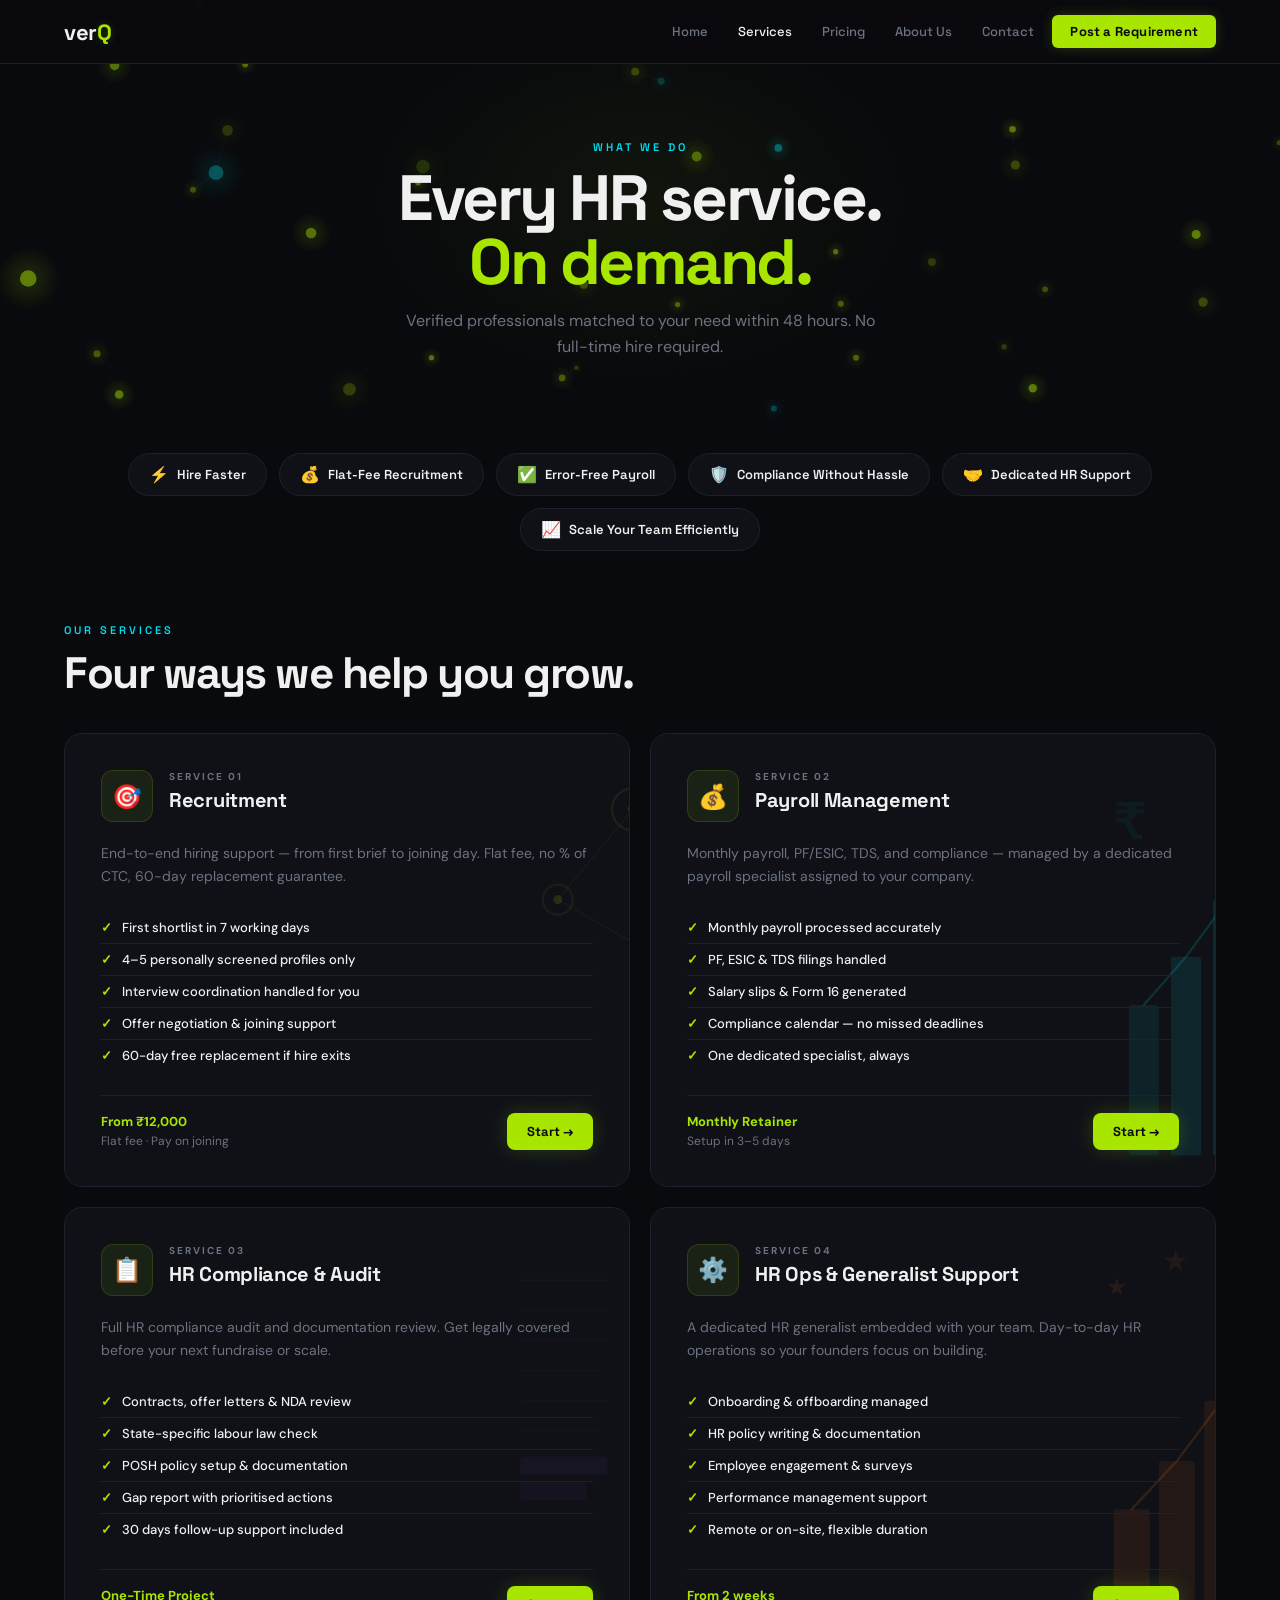
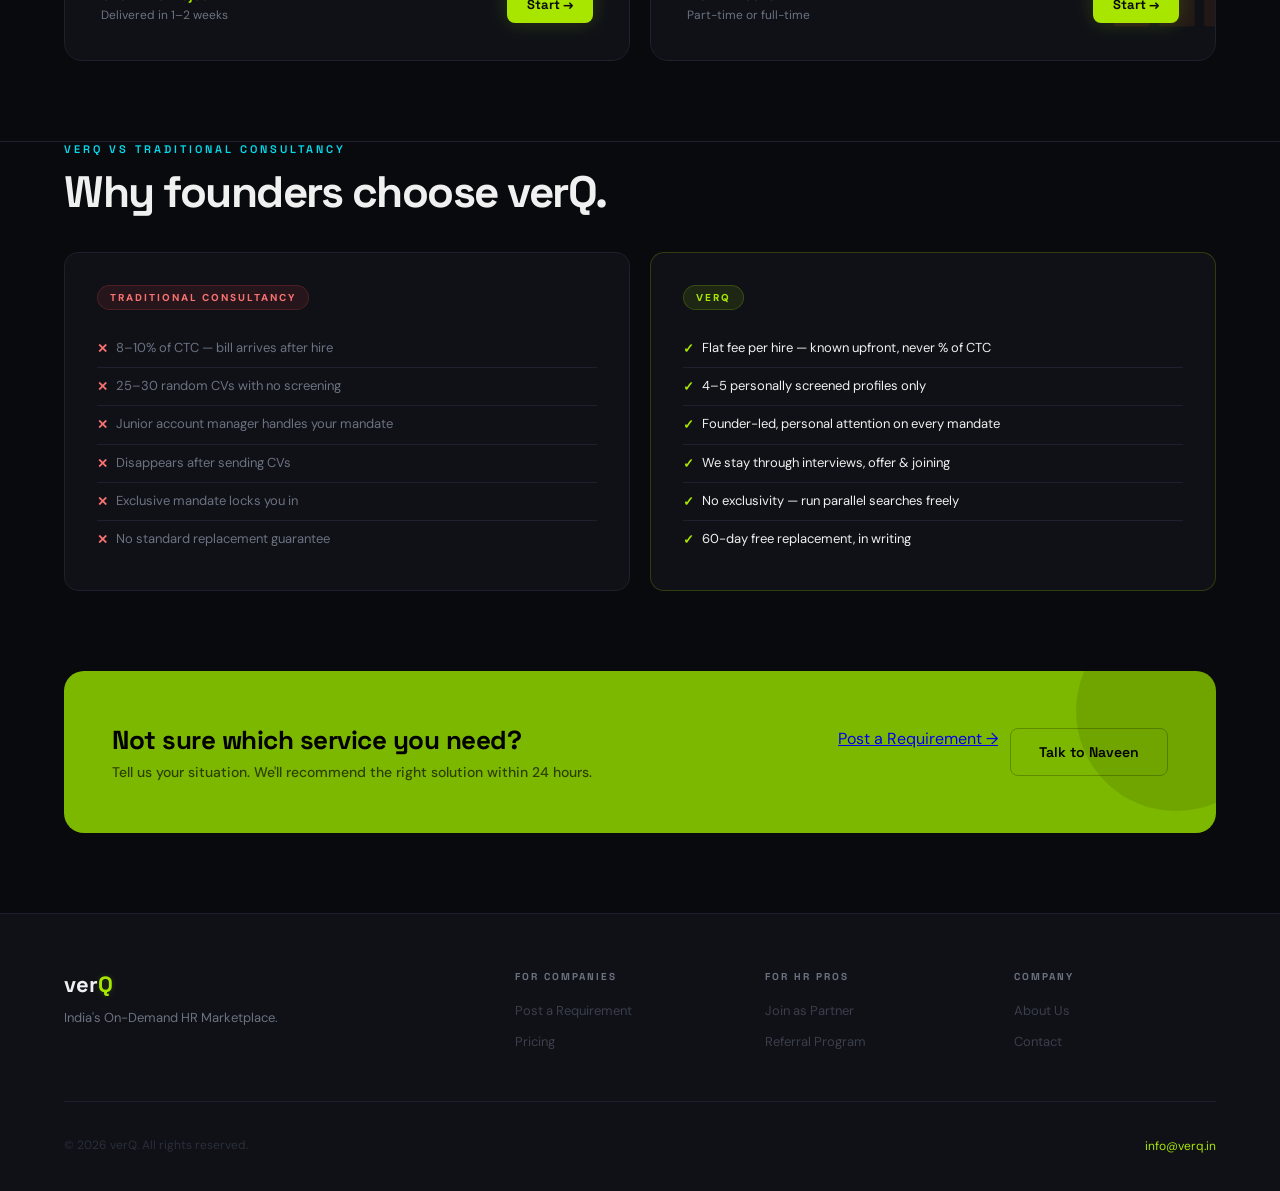
<file: services.html>
<!DOCTYPE html>
<html lang="en">
<head>
<meta charset="UTF-8"/>
<link rel="icon" type="image/png" href="/favicon.png">
<meta name="viewport" content="width=device-width, initial-scale=1.0"/>
<title>Services | verQ</title>
<meta name="description" content="verQ Services — Recruitment, payroll management, HR compliance & audit, and HR ops support. Flat fee, no % of CTC, verified HR professionals matched within 48 hours."/>
<link href="https://fonts.googleapis.com/css2?family=Space+Grotesk:wght@300;400;500;600;700&family=DM+Sans:wght@300;400;500&family=Bebas+Neue&display=swap" rel="stylesheet"/>
<link rel="stylesheet" href="css/theme.css"/>
<style>
.page-hero { padding: 140px 5% 64px; position: relative; z-index: 1; text-align: center; }
#svc-canvas { position:absolute; top:0; left:0; width:100%; height:100%; z-index:0; opacity:0.6; pointer-events:none; }
.page-hero::before { content:''; position:fixed; top:0; left:50%; transform:translateX(-50%); width:min(600px, 92vw); height:400px; background:radial-gradient(ellipse,rgba(168,230,0,0.05) 0%,transparent 70%); pointer-events:none; z-index:0; }

/* OUTCOME PILLS */
.outcomes-section { padding: 0 5% 72px; position: relative; z-index: 1; }
.outcomes-row { display: flex; flex-wrap: wrap; gap: 12px; justify-content: center; margin-top: 28px; }
.outcome-pill { display: flex; align-items: center; gap: 8px; background: var(--surface); border: 1px solid var(--border); border-radius: 100px; padding: 10px 20px; font-family: 'Space Grotesk', sans-serif; font-size: 13px; font-weight: 600; color: var(--white); transition: all 0.2s; }
.outcome-pill:hover { border-color: var(--accent); color: var(--accent); background: rgba(168,230,0,0.04); }
.outcome-pill span { color: var(--accent); font-size: 16px; }

/* SERVICE GRID */
.services-section { padding: 0 5% 80px; position: relative; z-index: 1; }
.svc-grid { display: grid; grid-template-columns: 1fr 1fr; gap: 20px; }
.svc-card { background: var(--surface); border: 1px solid var(--border); border-radius: 18px; padding: 36px; transition: all 0.25s; position: relative; overflow: hidden; }
.svc-card::before { content:''; position:absolute; top:0; left:0; right:0; height:2px; background:linear-gradient(90deg,var(--accent),var(--cyan)); transform:scaleX(0); transform-origin:left; transition:transform 0.3s; }
.svc-card:hover { border-color: rgba(168,230,0,0.2); box-shadow: var(--glow); transform: translateY(-3px); }
.svc-card:hover::before { transform: scaleX(1); }

.svc-header { display: flex; align-items: flex-start; gap: 16px; margin-bottom: 20px; }
.svc-icon-wrap { width: 52px; height: 52px; border-radius: 12px; background: rgba(168,230,0,0.08); border: 1px solid rgba(168,230,0,0.15); display: flex; align-items: center; justify-content: center; font-size: 24px; flex-shrink: 0; }
.svc-header-text {}
.svc-num { font-size: 10px; font-weight: 700; letter-spacing: 2px; text-transform: uppercase; color: var(--muted); margin-bottom: 4px; }
.svc-name { font-family: 'Space Grotesk', sans-serif; font-size: 20px; font-weight: 700; color: var(--white); letter-spacing: -0.3px; }

.svc-desc { font-size: 14px; color: var(--muted); line-height: 1.65; margin-bottom: 24px; }

/* Outcome bullets */
.svc-outcomes { list-style: none; margin-bottom: 24px; }
.svc-outcomes li { display: flex; align-items: center; gap: 10px; font-size: 13px; color: var(--white); padding: 7px 0; border-bottom: 1px solid var(--border); font-weight: 500; }
.svc-outcomes li:last-child { border-bottom: none; }
.svc-outcomes li::before { content: '✓'; color: var(--accent); font-weight: 800; flex-shrink: 0; font-size: 13px; }

.svc-footer { display: flex; align-items: center; justify-content: space-between; padding-top: 16px; border-top: 1px solid var(--border); flex-wrap: wrap; gap: 12px; }
.svc-meta { font-size: 12px; color: var(--muted); line-height: 1.5; }
.svc-meta strong { color: var(--accent); display: block; font-size: 13px; }

/* COMPARISON */
.compare-section { padding: 0 5% 80px; position: relative; z-index: 1; border-top: 1px solid var(--border); }
.compare-wrap { display: grid; grid-template-columns: 1fr 1fr; gap: 20px; margin-top: 36px; }
.compare-card { background: var(--surface); border: 1px solid var(--border); border-radius: 14px; padding: 32px; }
.compare-card.good { border-color: rgba(168,230,0,0.2); }
.compare-head { display: flex; align-items: center; gap: 10px; margin-bottom: 20px; }
.compare-badge { font-size: 10px; font-weight: 800; letter-spacing: 2px; text-transform: uppercase; padding: 5px 12px; border-radius: 100px; }
.compare-badge.bad { background: rgba(239,68,68,0.1); color: #F87171; border: 1px solid rgba(239,68,68,0.2); }
.compare-badge.good { background: rgba(168,230,0,0.1); color: var(--accent); border: 1px solid rgba(168,230,0,0.2); }
.compare-list { list-style: none; }
.compare-list li { font-size: 13px; padding: 9px 0; display: flex; align-items: flex-start; gap: 8px; border-bottom: 1px solid var(--border); color: var(--muted); line-height: 1.4; }
.compare-list li:last-child { border-bottom: none; }
.compare-list.bad li::before { content: '✕'; color: #F87171; font-weight: 900; flex-shrink: 0; margin-top: 1px; }
.compare-list.good li { color: var(--white); }
.compare-list.good li::before { content: '✓'; color: var(--accent); font-weight: 900; flex-shrink: 0; margin-top: 1px; }

/* CTA */
.svc-cta { padding: 0 5% 80px; position: relative; z-index: 1; }
.svc-cta-card { background: #7DB800; border-radius: 20px; padding: 52px 48px; display: flex; align-items: center; justify-content: space-between; gap: 24px; flex-wrap: wrap; position: relative; overflow: hidden; }
.svc-cta-card::before { content:''; position:absolute; top:-60px; right:-60px; width:200px; height:200px; border-radius:50%; background:rgba(0,0,0,0.1); }
.cta-text-title { font-family: 'Space Grotesk', sans-serif; font-size: 26px; font-weight: 800; color: #000; letter-spacing: -0.5px; margin-bottom: 6px; }
.cta-text-sub { font-size: 14px; color: rgba(0,0,0,0.65); font-weight: 500; }
.cta-btns { display: flex; gap: 12px; flex-shrink: 0; flex-wrap: wrap; }

@media (max-width: 900px) { .svc-grid { grid-template-columns: 1fr; } .compare-wrap { grid-template-columns: 1fr; } }
@media (max-width: 520px) { .svc-cta-card { flex-direction:column; align-items:flex-start; padding:32px 24px; } }

/* Services hover glow */
.svc-card { position:relative; overflow:hidden; transition:border-color 0.3s,box-shadow 0.3s,transform 0.25s; }
.svc-card:hover { transform:translateY(-3px); }
.svc-card.svc-recruit:hover { border-color:rgba(190,255,0,0.35) !important; box-shadow:0 0 28px rgba(190,255,0,0.1),0 12px 32px rgba(0,0,0,0.4); }
.svc-card.svc-payroll:hover { border-color:rgba(0,245,255,0.35) !important; box-shadow:0 0 28px rgba(0,245,255,0.1),0 12px 32px rgba(0,0,0,0.4); }
.svc-card.svc-ops:hover { border-color:rgba(168,85,247,0.35) !important; box-shadow:0 0 28px rgba(168,85,247,0.1),0 12px 32px rgba(0,0,0,0.4); }
.svc-card.svc-ld:hover { border-color:rgba(249,115,22,0.35) !important; box-shadow:0 0 28px rgba(249,115,22,0.1),0 12px 32px rgba(0,0,0,0.4); }
.svc-wm { position:absolute;top:0;left:0;width:100%;height:100%;pointer-events:none;z-index:0; }
.svc-card > *:not(.svc-wm) { position:relative;z-index:1; }

</style>
</head>
<body>

<nav>
  <a href="/" class="nav-logo">ver<span>Q</span></a>
  <div class="nav-links">
    <a href="/">Home</a>
    <a href="/services.html" class="active">Services</a>
    <a href="/pricing.html">Pricing</a>
    <a href="/about.html">About Us</a>
    <a href="/contact.html">Contact</a>
    <a href="/post-requirement.html" class="nav-cta">Post a Requirement</a>
  </div>
  <div class="nav-hamburger" id="hamburger" onclick="toggleMenu()"><span></span><span></span><span></span></div>
</nav>

<div class="page-hero">
  <canvas id="svc-canvas"></canvas>
  <span class="eyebrow" style="animation:fadeUp 0.5s ease both;">What We Do</span>
  <h1 class="section-title" style="font-size:clamp(38px,5.5vw,64px);letter-spacing:-2.5px;line-height:1.0;margin-bottom:14px;animation:fadeUp 0.5s 0.1s ease both;">Every HR service.<br/><span style="color:var(--accent);">On demand.</span></h1>
  <p class="section-sub" style="max-width:480px;margin:0 auto;font-size:16px;animation:fadeUp 0.5s 0.2s ease both;">Verified professionals matched to your need within 48 hours. No full-time hire required.</p>
</div>

<!-- OUTCOME PILLS -->
<section class="outcomes-section">
  <div class="outcomes-row reveal">
    <div class="outcome-pill"><span>⚡</span>Hire Faster</div>
    <div class="outcome-pill"><span>💰</span>Flat-Fee Recruitment</div>
    <div class="outcome-pill"><span>✅</span>Error-Free Payroll</div>
    <div class="outcome-pill"><span>🛡️</span>Compliance Without Hassle</div>
    <div class="outcome-pill"><span>🤝</span>Dedicated HR Support</div>
    <div class="outcome-pill"><span>📈</span>Scale Your Team Efficiently</div>
  </div>
</section>

<!-- SERVICES -->
<section class="services-section">
  <span class="eyebrow">Our Services</span>
  <h2 class="section-title" style="margin-bottom:36px;">Four ways we help you grow.</h2>
  <div class="svc-grid">

    <div class="svc-card svc-recruit reveal">
      <svg class="svc-wm" viewBox="0 0 600 300" xmlns="http://www.w3.org/2000/svg" preserveAspectRatio="xMidYMid slice"><circle cx="490" cy="50" r="14" fill="none" stroke="rgba(190,255,0,0.07)" stroke-width="1.5"/><circle cx="550" cy="90" r="10" fill="none" stroke="rgba(190,255,0,0.07)" stroke-width="1.5"/><circle cx="510" cy="150" r="13" fill="none" stroke="rgba(190,255,0,0.07)" stroke-width="1.5"/><circle cx="565" cy="170" r="8" fill="none" stroke="rgba(190,255,0,0.06)" stroke-width="1.5"/><circle cx="440" cy="110" r="10" fill="none" stroke="rgba(190,255,0,0.06)" stroke-width="1.5"/><circle cx="575" cy="50" r="7" fill="none" stroke="rgba(190,255,0,0.05)" stroke-width="1"/><line x1="490" y1="50" x2="550" y2="90" stroke="rgba(190,255,0,0.05)" stroke-width="1"/><line x1="550" y1="90" x2="510" y2="150" stroke="rgba(190,255,0,0.05)" stroke-width="1"/><line x1="510" y1="150" x2="565" y2="170" stroke="rgba(190,255,0,0.04)" stroke-width="1"/><line x1="440" y1="110" x2="490" y2="50" stroke="rgba(190,255,0,0.04)" stroke-width="1"/><line x1="440" y1="110" x2="510" y2="150" stroke="rgba(190,255,0,0.04)" stroke-width="1"/><line x1="550" y1="90" x2="575" y2="50" stroke="rgba(190,255,0,0.04)" stroke-width="1"/><circle cx="490" cy="50" r="3.5" fill="rgba(190,255,0,0.14)"/><circle cx="510" cy="150" r="4" fill="rgba(190,255,0,0.16)"/><circle cx="440" cy="110" r="3" fill="rgba(190,255,0,0.12)"/></svg>
      <div class="svc-header">
        <div class="svc-icon-wrap">🎯</div>
        <div class="svc-header-text">
          <div class="svc-num">Service 01</div>
          <div class="svc-name">Recruitment</div>
        </div>
      </div>
      <div class="svc-desc">End-to-end hiring support — from first brief to joining day. Flat fee, no % of CTC, 60-day replacement guarantee.</div>
      <ul class="svc-outcomes">
        <li>First shortlist in 7 working days</li>
        <li>4–5 personally screened profiles only</li>
        <li>Interview coordination handled for you</li>
        <li>Offer negotiation & joining support</li>
        <li>60-day free replacement if hire exits</li>
      </ul>
      <div class="svc-footer">
        <div class="svc-meta"><strong>From ₹12,000</strong>Flat fee · Pay on joining</div>
        <a href="/post-requirement.html" class="btn-primary" style="padding:10px 20px;font-size:13px;">Start →</a>
      </div>
    </div>

    <div class="svc-card svc-payroll reveal">
      <svg class="svc-wm" viewBox="0 0 600 300" xmlns="http://www.w3.org/2000/svg" preserveAspectRatio="xMidYMid slice"><rect x="430" y="180" width="20" height="100" rx="2" fill="rgba(0,245,255,0.07)"/><rect x="458" y="148" width="20" height="132" rx="2" fill="rgba(0,245,255,0.09)"/><rect x="486" y="110" width="20" height="170" rx="2" fill="rgba(0,245,255,0.11)"/><rect x="514" y="136" width="20" height="144" rx="2" fill="rgba(0,245,255,0.08)"/><rect x="542" y="80" width="20" height="200" rx="2" fill="rgba(0,245,255,0.12)"/><polyline points="440,180 468,148 496,110 524,136 552,80" fill="none" stroke="rgba(0,245,255,0.14)" stroke-width="1.5" stroke-linecap="round"/><circle cx="496" cy="110" r="3.5" fill="rgba(0,245,255,0.24)"/><circle cx="552" cy="80" r="4" fill="rgba(0,245,255,0.28)"/><text x="420" y="70" font-size="32" fill="rgba(0,245,255,0.05)" font-family="serif" font-weight="bold">₹</text><text x="490" y="55" font-size="24" fill="rgba(0,245,255,0.04)" font-family="serif">₹</text><text x="555" y="65" font-size="20" fill="rgba(0,245,255,0.05)" font-family="serif">₹</text></svg>
      <div class="svc-header">
        <div class="svc-icon-wrap">💰</div>
        <div class="svc-header-text">
          <div class="svc-num">Service 02</div>
          <div class="svc-name">Payroll Management</div>
        </div>
      </div>
      <div class="svc-desc">Monthly payroll, PF/ESIC, TDS, and compliance — managed by a dedicated payroll specialist assigned to your company.</div>
      <ul class="svc-outcomes">
        <li>Monthly payroll processed accurately</li>
        <li>PF, ESIC & TDS filings handled</li>
        <li>Salary slips & Form 16 generated</li>
        <li>Compliance calendar — no missed deadlines</li>
        <li>One dedicated specialist, always</li>
      </ul>
      <div class="svc-footer">
        <div class="svc-meta"><strong>Monthly Retainer</strong>Setup in 3–5 days</div>
        <a href="/post-requirement.html" class="btn-primary" style="padding:10px 20px;font-size:13px;">Start →</a>
      </div>
    </div>

    <div class="svc-card svc-ops reveal">
      <svg class="svc-wm" viewBox="0 0 600 300" xmlns="http://www.w3.org/2000/svg" preserveAspectRatio="xMidYMid slice"><path d="M490 30 L570 30 L570 115 Q570 148 530 162 Q490 148 490 115 Z" fill="rgba(168,85,247,0.05)" stroke="rgba(168,85,247,0.09)" stroke-width="1.5"/><path d="M506 92 L525 111 L562 74" fill="none" stroke="rgba(168,85,247,0.18)" stroke-width="2" stroke-linecap="round"/><line x1="415" y1="48" x2="475" y2="48" stroke="rgba(168,85,247,0.05)" stroke-width="0.8"/><line x1="415" y1="68" x2="472" y2="68" stroke="rgba(168,85,247,0.04)" stroke-width="0.8"/><line x1="415" y1="88" x2="475" y2="88" stroke="rgba(168,85,247,0.04)" stroke-width="0.8"/><line x1="415" y1="108" x2="470" y2="108" stroke="rgba(168,85,247,0.04)" stroke-width="0.8"/><line x1="415" y1="128" x2="474" y2="128" stroke="rgba(168,85,247,0.03)" stroke-width="0.8"/><line x1="415" y1="148" x2="468" y2="148" stroke="rgba(168,85,247,0.03)" stroke-width="0.8"/><rect x="415" y="165" width="58" height="12" rx="2" fill="rgba(168,85,247,0.05)"/><rect x="415" y="182" width="44" height="12" rx="2" fill="rgba(168,85,247,0.04)"/></svg>
      <div class="svc-header">
        <div class="svc-icon-wrap">📋</div>
        <div class="svc-header-text">
          <div class="svc-num">Service 03</div>
          <div class="svc-name">HR Compliance & Audit</div>
        </div>
      </div>
      <div class="svc-desc">Full HR compliance audit and documentation review. Get legally covered before your next fundraise or scale.</div>
      <ul class="svc-outcomes">
        <li>Contracts, offer letters & NDA review</li>
        <li>State-specific labour law check</li>
        <li>POSH policy setup & documentation</li>
        <li>Gap report with prioritised actions</li>
        <li>30 days follow-up support included</li>
      </ul>
      <div class="svc-footer">
        <div class="svc-meta"><strong>One-Time Project</strong>Delivered in 1–2 weeks</div>
        <a href="/post-requirement.html" class="btn-primary" style="padding:10px 20px;font-size:13px;">Start →</a>
      </div>
    </div>

    <div class="svc-card svc-ld reveal">
      <svg class="svc-wm" viewBox="0 0 600 300" xmlns="http://www.w3.org/2000/svg" preserveAspectRatio="xMidYMid slice"><rect x="420" y="200" width="24" height="78" rx="2" fill="rgba(249,115,22,0.09)"/><rect x="450" y="168" width="24" height="110" rx="2" fill="rgba(249,115,22,0.08)"/><rect x="480" y="128" width="24" height="150" rx="2" fill="rgba(249,115,22,0.08)"/><rect x="510" y="155" width="24" height="123" rx="2" fill="rgba(249,115,22,0.07)"/><rect x="540" y="95" width="24" height="183" rx="2" fill="rgba(249,115,22,0.09)"/><polyline points="432,200 462,168 492,128 522,155 552,95" fill="none" stroke="rgba(249,115,22,0.16)" stroke-width="1.5" stroke-linecap="round"/><circle cx="552" cy="95" r="4" fill="rgba(249,115,22,0.26)"/><text x="415" y="58" font-size="16" fill="rgba(249,115,22,0.1)">★</text><text x="452" y="42" font-size="20" fill="rgba(249,115,22,0.08)">★</text><text x="488" y="52" font-size="14" fill="rgba(249,115,22,0.09)">★</text><text x="528" y="44" font-size="18" fill="rgba(249,115,22,0.1)">★</text></svg>
      <div class="svc-header">
        <div class="svc-icon-wrap">⚙️</div>
        <div class="svc-header-text">
          <div class="svc-num">Service 04</div>
          <div class="svc-name">HR Ops & Generalist Support</div>
        </div>
      </div>
      <div class="svc-desc">A dedicated HR generalist embedded with your team. Day-to-day HR operations so your founders focus on building.</div>
      <ul class="svc-outcomes">
        <li>Onboarding & offboarding managed</li>
        <li>HR policy writing & documentation</li>
        <li>Employee engagement & surveys</li>
        <li>Performance management support</li>
        <li>Remote or on-site, flexible duration</li>
      </ul>
      <div class="svc-footer">
        <div class="svc-meta"><strong>From 2 weeks</strong>Part-time or full-time</div>
        <a href="/post-requirement.html" class="btn-primary" style="padding:10px 20px;font-size:13px;">Start →</a>
      </div>
    </div>

  </div>
</section>

<!-- COMPARISON -->
<section class="compare-section">
  <span class="eyebrow">verQ vs Traditional Consultancy</span>
  <h2 class="section-title">Why founders choose verQ.</h2>
  <div class="compare-wrap">
    <div class="compare-card reveal">
      <div class="compare-head"><div class="compare-badge bad">Traditional Consultancy</div></div>
      <ul class="compare-list bad">
        <li>8–10% of CTC — bill arrives after hire</li>
        <li>25–30 random CVs with no screening</li>
        <li>Junior account manager handles your mandate</li>
        <li>Disappears after sending CVs</li>
        <li>Exclusive mandate locks you in</li>
        <li>No standard replacement guarantee</li>
      </ul>
    </div>
    <div class="compare-card good reveal">
      <div class="compare-head"><div class="compare-badge good">verQ</div></div>
      <ul class="compare-list good">
        <li>Flat fee per hire — known upfront, never % of CTC</li>
        <li>4–5 personally screened profiles only</li>
        <li>Founder-led, personal attention on every mandate</li>
        <li>We stay through interviews, offer & joining</li>
        <li>No exclusivity — run parallel searches freely</li>
        <li>60-day free replacement, in writing</li>
      </ul>
    </div>
  </div>
</section>

<!-- CTA -->
<section class="svc-cta">
  <div class="svc-cta-card reveal">
    <div>
      <div class="cta-text-title">Not sure which service you need?</div>
      <div class="cta-text-sub">Tell us your situation. We'll recommend the right solution within 24 hours.</div>
    </div>
    <div class="cta-btns">
      <a href="/post-requirement.html" class="btn-dark-lime">Post a Requirement →</a>
      <a href="/contact.html" class="btn-outline" style="color:#000;border-color:rgba(0,0,0,0.25);">Talk to Naveen</a>
    </div>
  </div>
</section>

<footer>
  <div class="footer-grid">
    <div><span class="footer-logo">ver<span>Q</span></span><p class="footer-tagline">India's On-Demand HR Marketplace.</p></div>
    <div><div class="footer-col-title">For Companies</div><ul class="footer-links"><li><a href="/post-requirement.html">Post a Requirement</a></li>
    <li><a href="/pricing.html">Pricing</a></li></ul></div>
    <div><div class="footer-col-title">For HR Pros</div><ul class="footer-links"><li><a href="/join-hr-partner.html">Join as Partner</a></li><li><a href="/referral.html">Referral Program</a></li></ul></div>
    <div><div class="footer-col-title">Company</div><ul class="footer-links"><li><a href="/about.html">About Us</a></li><li><a href="/contact.html">Contact</a></li></ul></div>
  </div>
  <div class="footer-bottom"><div class="footer-copy">© 2026 verQ. All rights reserved.</div><div class="footer-email"><a href="mailto:info@verq.in">info@verq.in</a></div></div>
</footer>
<script src="js/main.js"></script>





<script>
(function(){
  const c=document.getElementById('svc-canvas');
  if(!c) return;
  const ctx=c.getContext('2d');
  let W,H,nodes=[];
  function resize(){W=c.width=c.offsetWidth;H=c.height=c.offsetHeight;}
  class N{constructor(){this.x=Math.random()*W;this.y=Math.random()*H;this.vx=(Math.random()-.5)*.4;this.vy=(Math.random()-.5)*.4;const t=Math.random();this.r=t<.5?Math.random()*1.5+1.5:t<.85?Math.random()*2+3:Math.random()*2+5;this.ba=Math.random()*.38+.18;this.a=this.ba;this.pt=Math.random()*Math.PI*2;this.ps=Math.random()*.022+.008;this.cyan=Math.random()>.88;}}
  function init(){nodes=[];const n=Math.min(Math.floor(W*H/14000), 55);for(let i=0;i<n;i++)nodes.push(new N());}
  function draw(){ctx.clearRect(0,0,W,H);nodes.forEach(p=>{p.x+=p.vx;p.y+=p.vy;if(p.x<-10)p.x=W+10;if(p.x>W+10)p.x=-10;if(p.y<-10)p.y=H+10;if(p.y>H+10)p.y=-10;p.pt+=p.ps;const pf=(Math.sin(p.pt)+1)*.5;p.a=p.ba+pf*.2;const r=p.r+pf*1.3;const col=p.cyan?'0,245,255':'190,255,0';const g=ctx.createRadialGradient(p.x,p.y,0,p.x,p.y,r*4);g.addColorStop(0,`rgba(${col},${p.a*.3})`);g.addColorStop(1,`rgba(${col},0)`);ctx.beginPath();ctx.arc(p.x,p.y,r*4,0,Math.PI*2);ctx.fillStyle=g;ctx.fill();ctx.beginPath();ctx.arc(p.x,p.y,r,0,Math.PI*2);ctx.fillStyle=`rgba(${col},${p.a})`;ctx.fill();});for(let i=0;i<nodes.length;i++){for(let j=i+1;j<nodes.length;j++){const dx=nodes[i].x-nodes[j].x,dy=nodes[i].y-nodes[j].y;const d=Math.sqrt(dx*dx+dy*dy);if(d<100){ctx.beginPath();ctx.moveTo(nodes[i].x,nodes[i].y);ctx.lineTo(nodes[j].x,nodes[j].y);ctx.strokeStyle=`rgba(190,255,0,${.1*(1-d/100)})`;ctx.lineWidth=.7;ctx.stroke();}}}requestAnimationFrame(draw);}
  resize();init();draw();window.addEventListener('resize',()=>{resize();init();});
})();
</script>

</body>
</html>
</file>
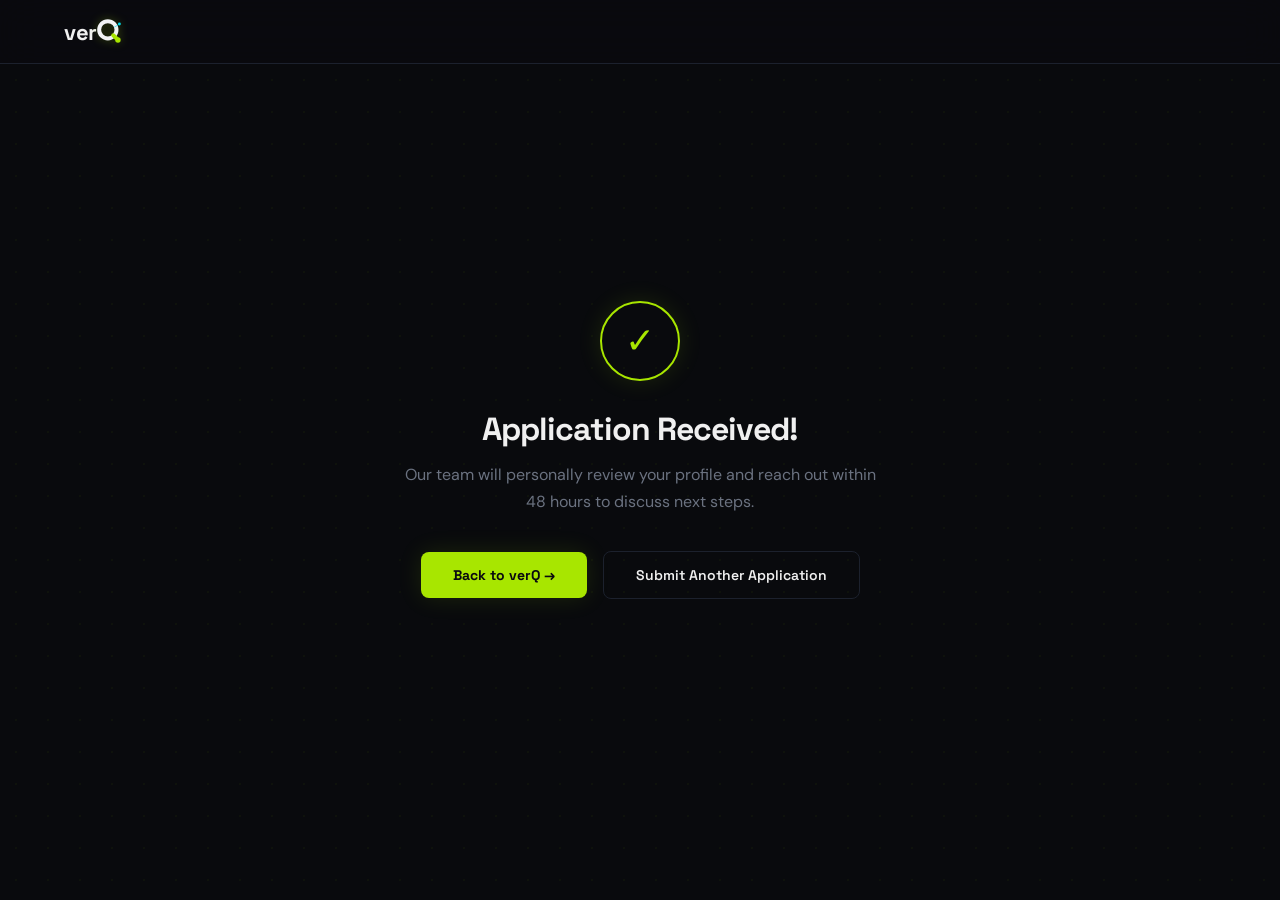
<file: success-partner.html>
<!DOCTYPE html>
<html lang="en">
<head>
<meta charset="UTF-8"/>
<link rel="icon" type="image/png" href="/favicon.png?v=3">
<meta name="viewport" content="width=device-width, initial-scale=1.0"/>
<title>Application Received! | verQ</title>
<meta property="og:type" content="website"/>
<meta name="robots" content="noindex, follow"/>
<link rel="canonical" href="https://www.verq.in/success-partner.html"/>
<meta property="og:url" content="https://www.verq.in/success-partner.html"/>
<meta property="og:site_name" content="verQ"/>
<meta property="og:title" content="Application Received! | verQ"/>
<meta property="og:description" content="Thanks for applying to join verQ as an HR partner. Our team will review your profile and reach out within 48 hours."/>
<meta property="og:image" content="https://www.verq.in/og-image.png?v=2"/>
<meta property="og:image:width" content="1200"/>
<meta property="og:image:height" content="630"/>
<meta name="twitter:card" content="summary_large_image"/>
<meta name="twitter:title" content="Application Received! | verQ"/>
<meta name="twitter:description" content="Thanks for applying to join verQ as an HR partner. Our team will review your profile and reach out within 48 hours."/>
<meta name="twitter:image" content="https://www.verq.in/og-image.png?v=2"/>
<link href="https://fonts.googleapis.com/css2?family=Space+Grotesk:wght@400;500;600;700&family=DM+Sans:wght@400;500&display=swap" rel="stylesheet"/>
<link rel="stylesheet" href="css/theme.css"/>
<style>
.success-page { min-height: 100vh; display: flex; align-items: center; justify-content: center; padding: 40px 24px; position: relative; z-index: 1; }
.success-box { text-align: center; max-width: 480px; }
.s-icon { width: 80px; height: 80px; border: 2px solid var(--accent); border-radius: 50%; display: flex; align-items: center; justify-content: center; margin: 0 auto 28px; font-size: 36px; color: var(--accent); box-shadow: var(--glow); }
.s-title { font-family: "Space Grotesk", sans-serif; font-size: 32px; font-weight: 700; color: var(--white); margin-bottom: 12px; letter-spacing: -1px; }
.s-sub { font-size: 16px; color: var(--muted); line-height: 1.7; margin-bottom: 36px; }
.s-home { display: inline-block; background: var(--accent); color: #0A0A0F; padding: 14px 32px; border-radius: 8px; font-family: "Space Grotesk", sans-serif; font-size: 14px; font-weight: 700; text-decoration: none; margin-right: 12px; box-shadow: var(--glow); }
.s-back { display: inline-block; border: 1px solid var(--border); color: var(--white); padding: 14px 32px; border-radius: 8px; font-family: "Space Grotesk", sans-serif; font-size: 14px; font-weight: 600; text-decoration: none; }
</style>
</head>
<body>
<nav>
  <a href="/" class="nav-logo">ver<svg class="nav-logo-icon" viewBox="16 12 72 72" xmlns="http://www.w3.org/2000/svg"><circle cx="46" cy="42" r="24" stroke="#F2F3F5" stroke-width="11" fill="none"/><line x1="61" y1="57" x2="74" y2="70" stroke="#A8E600" stroke-width="11" stroke-linecap="round"/><circle cx="74" cy="70" r="7.5" fill="#A8E600"/><circle cx="78" cy="26" r="4" fill="#00DDF0"/><line x1="65" y1="34" x2="75" y2="28" stroke="#00DDF0" stroke-width="2.5" stroke-linecap="round" opacity="0.7"/></svg></a>
</nav>
<div class="success-page">
  <div class="success-box">
    <div class="s-icon">✓</div>
    <div class="s-title">Application Received!</div>
    <div class="s-sub">Our team will personally review your profile and reach out within 48 hours to discuss next steps.</div>
    <a href="/" class="s-home">Back to verQ →</a>
    <a href="/join-hr-partner.html" class="s-back">Submit Another Application</a>
  </div>
</div>



<script>
function toggleMenu() {
  const links = document.querySelector('.nav-links');
  const burger = document.getElementById('hamburger');
  if (!links || !burger) return;
  const isOpen = links.classList.contains('open');
  if (isOpen) { links.classList.remove('open'); burger.classList.remove('open'); document.body.style.overflow = ''; }
  else { links.classList.add('open'); burger.classList.add('open'); document.body.style.overflow = 'hidden'; }
}
document.addEventListener('DOMContentLoaded', function() {
  document.querySelectorAll('.nav-links a').forEach(function(a) {
    a.addEventListener('click', function() {
      document.querySelector('.nav-links')?.classList.remove('open');
      document.getElementById('hamburger')?.classList.remove('open');
      document.body.style.overflow = '';
    });
  });
  document.addEventListener('click', function(e) {
    const nav = document.querySelector('nav');
    const links = document.querySelector('.nav-links');
    if (nav && !nav.contains(e.target) && links?.classList.contains('open')) {
      links.classList.remove('open');
      document.getElementById('hamburger')?.classList.remove('open');
      document.body.style.overflow = '';
    }
  });
});
</script>
</body>
</html>
</file>
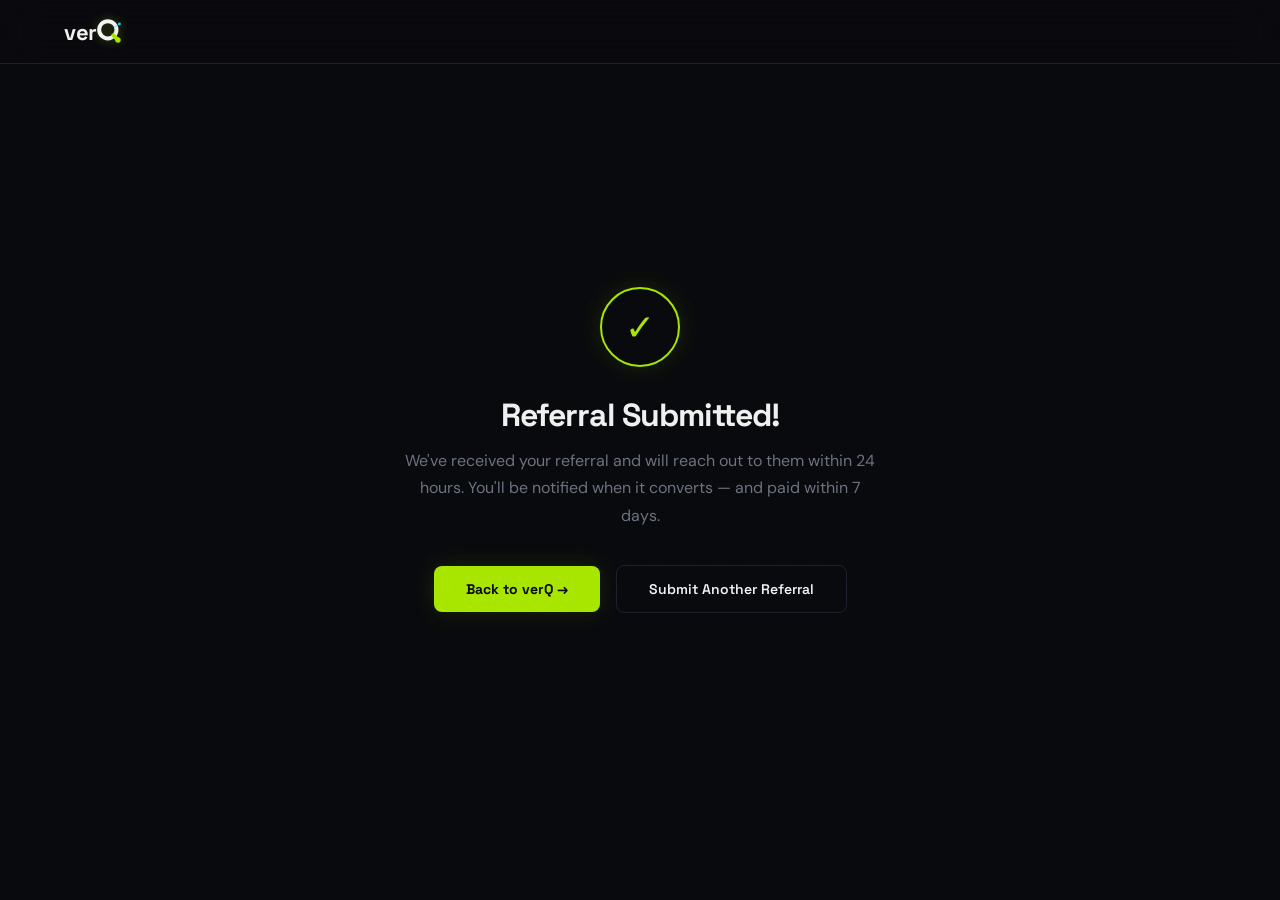
<file: success-referral.html>
<!DOCTYPE html>
<html lang="en">
<head>
<meta charset="UTF-8"/>
<link rel="icon" type="image/png" href="/favicon.png?v=3">
<meta name="viewport" content="width=device-width, initial-scale=1.0"/>
<title>Referral Submitted! | verQ</title>
<meta property="og:type" content="website"/>
<meta name="robots" content="noindex, follow"/>
<link rel="canonical" href="https://www.verq.in/success-referral.html"/>
<meta property="og:url" content="https://www.verq.in/success-referral.html"/>
<meta property="og:site_name" content="verQ"/>
<meta property="og:title" content="Referral Submitted! | verQ"/>
<meta property="og:description" content="Thanks for your referral to verQ. We'll follow up and let you know how it goes."/>
<meta property="og:image" content="https://www.verq.in/og-image.png?v=2"/>
<meta property="og:image:width" content="1200"/>
<meta property="og:image:height" content="630"/>
<meta name="twitter:card" content="summary_large_image"/>
<meta name="twitter:title" content="Referral Submitted! | verQ"/>
<meta name="twitter:description" content="Thanks for your referral to verQ. We'll follow up and let you know how it goes."/>
<meta name="twitter:image" content="https://www.verq.in/og-image.png?v=2"/>
<link href="https://fonts.googleapis.com/css2?family=Space+Grotesk:wght@400;500;600;700&family=DM+Sans:wght@400;500&display=swap" rel="stylesheet"/>
<link rel="stylesheet" href="css/theme.css"/>
<style>
.success-page { min-height: 100vh; display: flex; align-items: center; justify-content: center; padding: 40px 24px; position: relative; z-index: 1; }
.success-box { text-align: center; max-width: 480px; }
.s-icon { width: 80px; height: 80px; border: 2px solid var(--accent); border-radius: 50%; display: flex; align-items: center; justify-content: center; margin: 0 auto 28px; font-size: 36px; color: var(--accent); box-shadow: var(--glow); }
.s-title { font-family: "Space Grotesk", sans-serif; font-size: 32px; font-weight: 700; color: var(--white); margin-bottom: 12px; letter-spacing: -1px; }
.s-sub { font-size: 16px; color: var(--muted); line-height: 1.7; margin-bottom: 36px; }
.s-home { display: inline-block; background: var(--accent); color: #0A0A0F; padding: 14px 32px; border-radius: 8px; font-family: "Space Grotesk", sans-serif; font-size: 14px; font-weight: 700; text-decoration: none; margin-right: 12px; box-shadow: var(--glow); }
.s-back { display: inline-block; border: 1px solid var(--border); color: var(--white); padding: 14px 32px; border-radius: 8px; font-family: "Space Grotesk", sans-serif; font-size: 14px; font-weight: 600; text-decoration: none; }
</style>
</head>
<body>
<nav>
  <a href="/" class="nav-logo">ver<svg class="nav-logo-icon" viewBox="16 12 72 72" xmlns="http://www.w3.org/2000/svg"><circle cx="46" cy="42" r="24" stroke="#F2F3F5" stroke-width="11" fill="none"/><line x1="61" y1="57" x2="74" y2="70" stroke="#A8E600" stroke-width="11" stroke-linecap="round"/><circle cx="74" cy="70" r="7.5" fill="#A8E600"/><circle cx="78" cy="26" r="4" fill="#00DDF0"/><line x1="65" y1="34" x2="75" y2="28" stroke="#00DDF0" stroke-width="2.5" stroke-linecap="round" opacity="0.7"/></svg></a>
</nav>
<div class="success-page">
  <div class="success-box">
    <div class="s-icon">✓</div>
    <div class="s-title">Referral Submitted!</div>
    <div class="s-sub">We've received your referral and will reach out to them within 24 hours. You'll be notified when it converts — and paid within 7 days.</div>
    <a href="/" class="s-home">Back to verQ →</a>
    <a href="/referral.html" class="s-back">Submit Another Referral</a>
  </div>
</div>



<script>
function toggleMenu() {
  const links = document.querySelector('.nav-links');
  const burger = document.getElementById('hamburger');
  if (!links || !burger) return;
  const isOpen = links.classList.contains('open');
  if (isOpen) { links.classList.remove('open'); burger.classList.remove('open'); document.body.style.overflow = ''; }
  else { links.classList.add('open'); burger.classList.add('open'); document.body.style.overflow = 'hidden'; }
}
document.addEventListener('DOMContentLoaded', function() {
  document.querySelectorAll('.nav-links a').forEach(function(a) {
    a.addEventListener('click', function() {
      document.querySelector('.nav-links')?.classList.remove('open');
      document.getElementById('hamburger')?.classList.remove('open');
      document.body.style.overflow = '';
    });
  });
  document.addEventListener('click', function(e) {
    const nav = document.querySelector('nav');
    const links = document.querySelector('.nav-links');
    if (nav && !nav.contains(e.target) && links?.classList.contains('open')) {
      links.classList.remove('open');
      document.getElementById('hamburger')?.classList.remove('open');
      document.body.style.overflow = '';
    }
  });
});
</script>
</body>
</html>
</file>
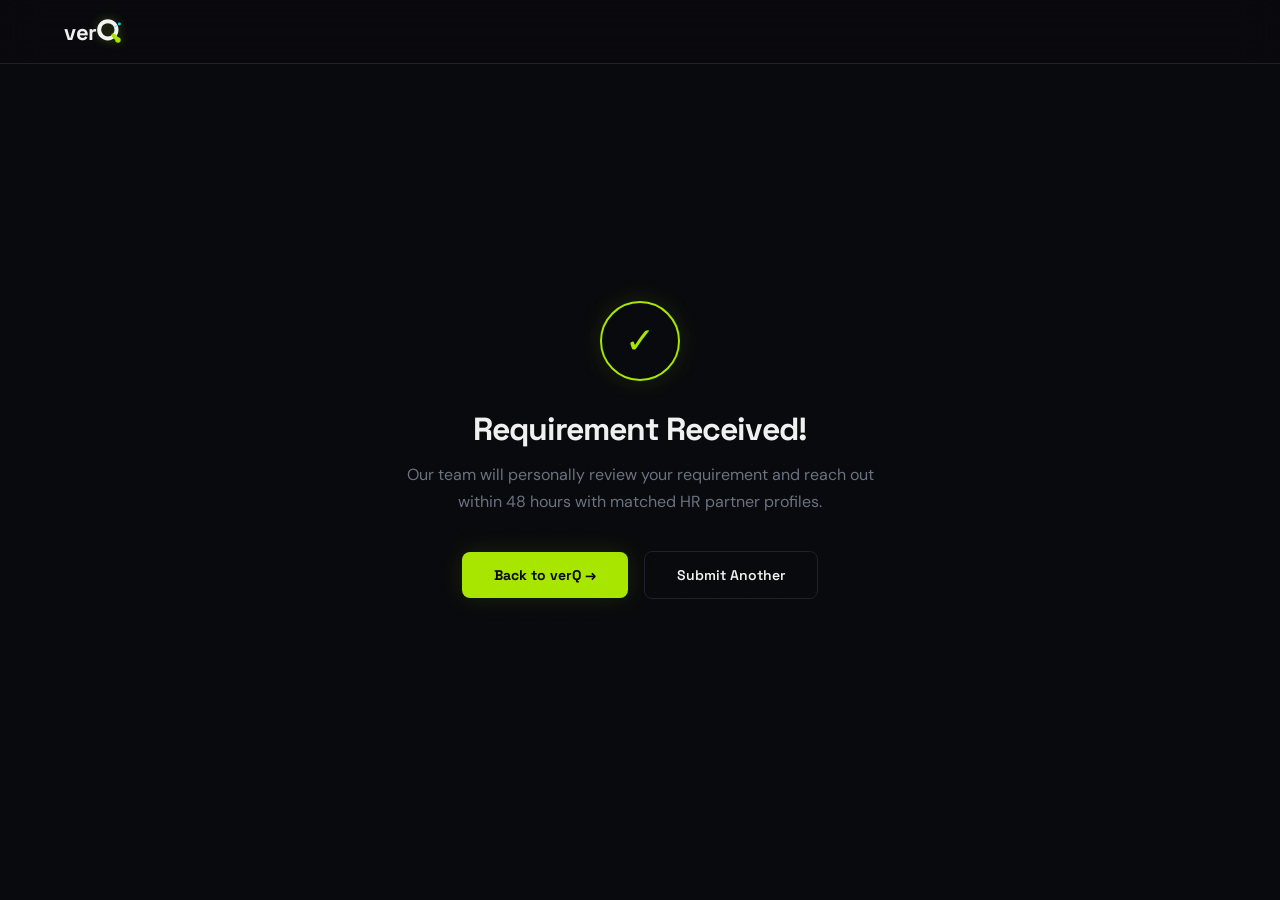
<file: success-requirement.html>
<!DOCTYPE html>
<html lang="en">
<head>
<meta charset="UTF-8"/>
<link rel="icon" type="image/png" href="/favicon.png?v=3">
<meta name="viewport" content="width=device-width, initial-scale=1.0"/>
<title>Requirement Received! | verQ</title>
<meta property="og:type" content="website"/>
<meta name="robots" content="noindex, follow"/>
<link rel="canonical" href="https://www.verq.in/success-requirement.html"/>
<meta property="og:url" content="https://www.verq.in/success-requirement.html"/>
<meta property="og:site_name" content="verQ"/>
<meta property="og:title" content="Requirement Received! | verQ"/>
<meta property="og:description" content="Thanks for posting your HR requirement to verQ. Our team will review it and reach out within 48 hours with matched partner profiles."/>
<meta property="og:image" content="https://www.verq.in/og-image.png?v=2"/>
<meta property="og:image:width" content="1200"/>
<meta property="og:image:height" content="630"/>
<meta name="twitter:card" content="summary_large_image"/>
<meta name="twitter:title" content="Requirement Received! | verQ"/>
<meta name="twitter:description" content="Thanks for posting your HR requirement to verQ. Our team will review it and reach out within 48 hours with matched partner profiles."/>
<meta name="twitter:image" content="https://www.verq.in/og-image.png?v=2"/>
<link href="https://fonts.googleapis.com/css2?family=Space+Grotesk:wght@400;500;600;700&family=DM+Sans:wght@400;500&display=swap" rel="stylesheet"/>
<link rel="stylesheet" href="css/theme.css"/>
<style>
.success-page { min-height: 100vh; display: flex; align-items: center; justify-content: center; padding: 40px 24px; position: relative; z-index: 1; }
.success-box { text-align: center; max-width: 480px; }
.s-icon { width: 80px; height: 80px; border: 2px solid var(--accent); border-radius: 50%; display: flex; align-items: center; justify-content: center; margin: 0 auto 28px; font-size: 36px; color: var(--accent); box-shadow: var(--glow); }
.s-title { font-family: "Space Grotesk", sans-serif; font-size: 32px; font-weight: 700; color: var(--white); margin-bottom: 12px; letter-spacing: -1px; }
.s-sub { font-size: 16px; color: var(--muted); line-height: 1.7; margin-bottom: 36px; }
.s-home { display: inline-block; background: var(--accent); color: #0A0A0F; padding: 14px 32px; border-radius: 8px; font-family: "Space Grotesk", sans-serif; font-size: 14px; font-weight: 700; text-decoration: none; margin-right: 12px; box-shadow: var(--glow); }
.s-back { display: inline-block; border: 1px solid var(--border); color: var(--white); padding: 14px 32px; border-radius: 8px; font-family: "Space Grotesk", sans-serif; font-size: 14px; font-weight: 600; text-decoration: none; }
</style>
</head>
<body>
<nav>
  <a href="/" class="nav-logo">ver<svg class="nav-logo-icon" viewBox="16 12 72 72" xmlns="http://www.w3.org/2000/svg"><circle cx="46" cy="42" r="24" stroke="#F2F3F5" stroke-width="11" fill="none"/><line x1="61" y1="57" x2="74" y2="70" stroke="#A8E600" stroke-width="11" stroke-linecap="round"/><circle cx="74" cy="70" r="7.5" fill="#A8E600"/><circle cx="78" cy="26" r="4" fill="#00DDF0"/><line x1="65" y1="34" x2="75" y2="28" stroke="#00DDF0" stroke-width="2.5" stroke-linecap="round" opacity="0.7"/></svg></a>
</nav>
<div class="success-page">
  <div class="success-box">
    <div class="s-icon">✓</div>
    <div class="s-title">Requirement Received!</div>
    <div class="s-sub">Our team will personally review your requirement and reach out within 48 hours with matched HR partner profiles.</div>
    <a href="/" class="s-home">Back to verQ →</a>
    <a href="/post-requirement.html" class="s-back">Submit Another</a>
  </div>
</div>



<script>
function toggleMenu() {
  const links = document.querySelector('.nav-links');
  const burger = document.getElementById('hamburger');
  if (!links || !burger) return;
  const isOpen = links.classList.contains('open');
  if (isOpen) { links.classList.remove('open'); burger.classList.remove('open'); document.body.style.overflow = ''; }
  else { links.classList.add('open'); burger.classList.add('open'); document.body.style.overflow = 'hidden'; }
}
document.addEventListener('DOMContentLoaded', function() {
  document.querySelectorAll('.nav-links a').forEach(function(a) {
    a.addEventListener('click', function() {
      document.querySelector('.nav-links')?.classList.remove('open');
      document.getElementById('hamburger')?.classList.remove('open');
      document.body.style.overflow = '';
    });
  });
  document.addEventListener('click', function(e) {
    const nav = document.querySelector('nav');
    const links = document.querySelector('.nav-links');
    if (nav && !nav.contains(e.target) && links?.classList.contains('open')) {
      links.classList.remove('open');
      document.getElementById('hamburger')?.classList.remove('open');
      document.body.style.overflow = '';
    }
  });
});
</script>
</body>
</html>
</file>
<file: css/theme.css>
/* ── verQ THEME v2 — FIXED MOBILE MENU ── */
:root {
  --space: #090A0D;
  --surface: #0F1117;
  --surface2: #151923;
  --accent: #A8E600;
  --accent-dark: #8CC400;
  --accent-text: #0A0A0F;
  --cyan: #00DDF0;
  --white: #F0F0F0;
  --muted: #6B7280;
  --border: #1C212D;
  --glow: 0 0 24px rgba(168,230,0,0.12);
  --glow-strong: 0 0 36px rgba(168,230,0,0.28);
  --glow-cyan: 0 0 20px rgba(0,221,240,0.12);
  /* spacing system: section / heading / card / tight */
  --sp-section: 120px;
  --sp-heading: 64px;
  --sp-card: 24px;
  --sp-tight: 12px;
}

*, *::before, *::after { box-sizing: border-box; margin: 0; padding: 0; }
html { scroll-behavior: smooth; overflow-x: hidden; overscroll-behavior-x: none; }

body {
  font-family: 'DM Sans', sans-serif;
  background: var(--space);
  color: var(--white);
  overflow-x: hidden;
}

body::before {
  content: '';
  position: fixed; top: 0; left: 0; right: 0; bottom: 0;
  background-image: radial-gradient(circle, rgba(168,230,0,0.04) 1px, transparent 1px);
  background-size: 32px 32px;
  pointer-events: none; z-index: 0;
}

/* ════════════════════════════════════════════════════════════════════════════
   NAVIGATION - DESKTOP & MOBILE
   ════════════════════════════════════════════════════════════════════════════ */

nav {
  position: fixed; top: 0; left: 0; right: 0; z-index: 1000;
  background: rgba(10,10,15,0.92);
  backdrop-filter: blur(20px);
  -webkit-backdrop-filter: blur(20px);
  border-bottom: 1px solid var(--border);
  padding: 0 5%; height: 64px;
  display: flex; align-items: center; justify-content: space-between;
}

.nav-logo {
  font-family: 'Space Grotesk', sans-serif;
  font-size: 22px; font-weight: 700;
  color: var(--white); text-decoration: none; letter-spacing: -0.5px;
  flex-shrink: 0;
  display: inline-flex; align-items: center; gap: 0px;
}
.nav-logo-icon { width: 26px; height: 26px; flex-shrink: 0; filter: drop-shadow(0 0 5px rgba(168,230,0,0.3)); }

.nav-logo span { color: var(--accent); text-shadow: 0 0 8px rgba(168,230,0,0.22); }

/* ═══════════════════════════════════════════════════════════════════════════
   DESKTOP NAVIGATION - VISIBLE ON LARGE SCREENS
   ═══════════════════════════════════════════════════════════════════════════ */

.nav-links {
  display: flex; align-items: center; gap: 6px;
}

.nav-links a {
  font-family: 'Space Grotesk', sans-serif;
  font-size: 13px; font-weight: 500; color: var(--muted);
  text-decoration: none; padding: 6px 12px; border-radius: 6px;
  transition: all 0.2s; white-space: nowrap;
}

.nav-links a:hover { color: var(--white); background: rgba(255,255,255,0.05); }
.nav-links a.active { color: var(--white); }

.nav-cta {
  background: var(--accent); color: var(--accent-text) !important;
  padding: 8px 18px !important; border-radius: 6px;
  font-weight: 700 !important; letter-spacing: 0.2px;
  box-shadow: 0 0 14px rgba(168,230,0,0.2);
  transition: all 0.2s !important;
}

.nav-cta:hover {
  background: var(--accent-dark) !important;
  box-shadow: var(--glow-strong) !important;
  color: var(--accent-text) !important;
}

/* ═══════════════════════════════════════════════════════════════════════════
   HAMBURGER MENU - HIDDEN ON DESKTOP
   ═══════════════════════════════════════════════════════════════════════════ */

.nav-hamburger {
  display: none;
  flex-direction: column;
  gap: 5.5px;
  cursor: pointer;
  padding: 8px;
  z-index: 200;
  background: transparent;
  border: none;
  transition: all 0.3s ease;
}

.nav-hamburger span {
  display: block;
  width: 24px;
  height: 2.5px;
  background: var(--white);
  border-radius: 2px;
  transition: all 0.3s cubic-bezier(0.4, 0, 0.2, 1);
  transform-origin: center;
}

.nav-hamburger.open span:nth-child(1) {
  transform: translateY(8px) rotate(45deg);
}

.nav-hamburger.open span:nth-child(2) {
  opacity: 0;
  transform: scaleX(0);
}

.nav-hamburger.open span:nth-child(3) {
  transform: translateY(-8px) rotate(-45deg);
}

/* ════════════════════════════════════════════════════════════════════════════
   MOBILE MENU - ONLY ACTIVE ON SMALL SCREENS (< 860px)
   ════════════════════════════════════════════════════════════════════════════ */

@media (max-width: 860px) {
  /* Show hamburger button */
  .nav-hamburger {
    display: flex;
  }

  /* Hide desktop menu by default */
  .nav-links {
    position: fixed;
    top: 64px;
    left: 0;
    right: 0;
    height: calc(100vh - 64px);
    background: #0A0A0F;
    backdrop-filter: blur(20px);
    -webkit-backdrop-filter: blur(20px);
    flex-direction: column !important;
    gap: 0 !important;
    z-index: 999;
    border-top: 1px solid var(--border);
    overflow-y: auto;
    padding: 0 !important;
    /* KEY FIX: Don't use display: flex here - use display: none by default */
    display: none !important;
  }

  /* Show menu only when .open class is added */
  .nav-links.open {
    display: flex !important;
    flex-direction: column !important;
    align-items: center !important;
  }

  /* Menu item styling */
  .nav-links a {
    font-family: 'Space Grotesk', sans-serif;
    font-size: 18px !important;
    font-weight: 600 !important;
    color: var(--white) !important;
    text-decoration: none;
    text-align: center;
    display: flex !important;
    align-items: center;
    justify-content: center;
    width: 100% !important;
    padding: 18px 24px !important;
    border-radius: 0 !important;
    background: transparent !important;
    border-bottom: 1px solid var(--border);
    white-space: normal !important;
    transition: all 0.2s;
    line-height: 1.4;
  }

  .nav-links a:last-child {
    border-bottom: none !important;
  }

  .nav-links a:hover {
    background: rgba(255,255,255,0.05) !important;
    color: var(--accent) !important;
  }

  /* CTA button in mobile menu */
  .nav-links .nav-cta {
    background: var(--accent) !important;
    color: var(--accent-text) !important;
    padding: 16px 24px !important;
    border-radius: 6px !important;
    font-size: 16px !important;
    font-weight: 700 !important;
    margin: 16px 24px 24px 24px !important;
    border-bottom: none !important;
    box-shadow: 0 0 24px rgba(168,230,0,0.3);
    width: auto !important;
    text-align: center;
  }
}

/* ════════════════════════════════════════════════════════════════════════════
   BUTTONS
   ════════════════════════════════════════════════════════════════════════════ */

.btn-primary {
  background: var(--accent); color: var(--accent-text);
  padding: 14px 28px; border-radius: 8px;
  font-family: 'Space Grotesk', sans-serif;
  font-size: 14px; font-weight: 700;
  text-decoration: none; display: inline-flex; align-items: center; gap: 8px;
  transition: all 0.2s; box-shadow: 0 0 20px rgba(168,230,0,0.2);
  border: none; cursor: pointer;
}
.btn-primary:hover { background: var(--accent-dark); transform: translateY(-2px); box-shadow: var(--glow-strong); }

.btn-outline {
  border: 1px solid var(--border); color: var(--white);
  padding: 14px 28px; border-radius: 8px;
  font-family: 'Space Grotesk', sans-serif;
  font-size: 14px; font-weight: 600;
  text-decoration: none; display: inline-flex; align-items: center; gap: 8px;
  transition: all 0.2s; background: transparent; cursor: pointer;
}
.btn-outline:hover { border-color: rgba(168,230,0,0.35); color: var(--accent); background: rgba(168,230,0,0.04); }

/* ════════════════════════════════════════════════════════════════════════════
   TYPOGRAPHY
   ════════════════════════════════════════════════════════════════════════════ */

.eyebrow {
  font-family: 'Space Grotesk', sans-serif;
  font-size: 11px; font-weight: 600; letter-spacing: 3px;
  text-transform: uppercase; color: var(--cyan);
  margin-bottom: 12px; display: block;
}

.section-title {
  font-family: 'Space Grotesk', sans-serif;
  font-size: clamp(28px, 4vw, 44px);
  font-weight: 700; letter-spacing: -1.5px;
  line-height: 1.1; margin-bottom: 8px;
}

.section-sub { font-size: 15px; color: var(--muted); line-height: 1.65; }

/* ════════════════════════════════════════════════════════════════════════════
   FORM ELEMENTS
   ════════════════════════════════════════════════════════════════════════════ */

.form-label {
  font-family: 'Space Grotesk', sans-serif;
  font-size: 11px; font-weight: 700;
  letter-spacing: 1.5px; text-transform: uppercase;
  color: var(--white); margin-bottom: 6px; display: block;
}

.form-label .req { color: var(--accent); }

.form-input, .form-select, .form-textarea {
  width: 100%; padding: 12px 16px;
  background: var(--surface2);
  border: 1px solid var(--border);
  border-radius: 8px;
  font-family: 'DM Sans', sans-serif;
  font-size: 14px; color: var(--white); outline: none;
  transition: border-color 0.2s, box-shadow 0.2s;
  appearance: none;
}

.form-input:focus, .form-select:focus, .form-textarea:focus {
  border-color: rgba(168,230,0,0.4);
  box-shadow: 0 0 0 3px rgba(168,230,0,0.06);
}

.form-input::placeholder, .form-textarea::placeholder { color: #2E3545; }
.form-textarea { resize: vertical; min-height: 96px; }

.form-select {
  background-image: url("data:image/svg+xml,%3Csvg xmlns='http://www.w3.org/2000/svg' width='12' height='8' viewBox='0 0 12 8'%3E%3Cpath d='M1 1l5 5 5-5' stroke='%236B7280' stroke-width='1.5' fill='none' stroke-linecap='round'/%3E%3C/svg%3E");
  background-repeat: no-repeat; background-position: right 14px center;
  padding-right: 36px; cursor: pointer;
}

.form-select option { background: var(--surface2); color: var(--white); }

.form-grid { display: grid; grid-template-columns: 1fr 1fr; gap: 14px; }
.form-grid .full { grid-column: 1 / -1; }
.form-field { display: flex; flex-direction: column; gap: 6px; }
.form-divider { height: 1px; background: var(--border); margin: 24px 0; }

/* CHIPS */
.chips { display: flex; flex-wrap: wrap; gap: 8px; }
.chip input[type="radio"], .chip input[type="checkbox"] { display: none; }
.chip label {
  display: block; padding: 8px 16px;
  border: 1px solid var(--border); border-radius: 100px;
  font-size: 13px; font-weight: 500; color: var(--muted);
  cursor: pointer; transition: all 0.15s;
}
.chip input:checked + label {
  border-color: var(--accent); background: rgba(168,230,0,0.08); color: var(--accent);
}
.chip label:hover { border-color: rgba(168,230,0,0.3); color: var(--white); }

.avail-grid { display: grid; grid-template-columns: repeat(3, 1fr); gap: 8px; }
.avail-chip input[type="radio"] { display: none; }
.avail-chip label {
  display: block; padding: 10px 8px; text-align: center;
  border: 1px solid var(--border); border-radius: 8px;
  font-size: 12px; font-weight: 600; color: var(--muted);
  cursor: pointer; transition: all 0.15s;
}
.avail-chip input:checked + label {
  border-color: var(--accent); color: var(--accent); background: rgba(168,230,0,0.06);
}

/* PROGRESS */
.progress-bar { height: 2px; background: var(--border); }
.progress-fill { height: 100%; background: var(--accent); width: 0%; transition: width 0.4s ease; box-shadow: 0 0 8px rgba(168,230,0,0.35); }

/* SUBMIT */
.submit-btn {
  width: 100%; padding: 16px;
  background: var(--accent); color: var(--accent-text); border: none;
  border-radius: 8px; font-family: 'Space Grotesk', sans-serif;
  font-size: 14px; font-weight: 700; letter-spacing: 0.3px;
  cursor: pointer; margin-top: 8px;
  transition: all 0.2s; box-shadow: 0 0 18px rgba(168,230,0,0.18);
}
.submit-btn:hover:not(:disabled) { background: var(--accent-dark); box-shadow: var(--glow-strong); }
.submit-btn:disabled { opacity: 0.35; cursor: not-allowed; box-shadow: none; }

/* SUCCESS */
.success-state { display: none; text-align: center; padding: 56px 32px; }
.success-icon {
  width: 72px; height: 72px;
  border: 2px solid var(--accent); border-radius: 50%;
  display: flex; align-items: center; justify-content: center;
  margin: 0 auto 24px; font-size: 28px; color: var(--accent);
  box-shadow: var(--glow);
}
.success-title { font-family: 'Space Grotesk', sans-serif; font-size: 24px; font-weight: 700; margin-bottom: 8px; letter-spacing: -0.5px; }
.success-sub { font-size: 14px; color: var(--muted); line-height: 1.6; max-width: 380px; margin: 0 auto; }
.form-note { font-size: 11px; color: var(--muted); text-align: center; margin-top: 12px; line-height: 1.6; }

/* FORM PAGE */
.form-page {
  min-height: 100vh; display: flex; flex-direction: column;
  align-items: center; justify-content: flex-start;
  padding: 88px 16px 60px; position: relative; z-index: 1;
}

.form-card-wrap { width: 100%; max-width: 620px; }
.form-card { background: var(--surface); border: 1px solid var(--border); border-radius: 16px; overflow: hidden; box-shadow: 0 8px 48px rgba(0,0,0,0.4); }
.form-card-header { padding: 32px 40px; border-bottom: 1px solid var(--border); }
.form-card-badge {
  font-size: 10px; font-weight: 700; letter-spacing: 2px;
  text-transform: uppercase; color: var(--accent);
  border: 1px solid rgba(168,230,0,0.2); padding: 4px 12px;
  border-radius: 100px; display: inline-block; margin-bottom: 12px;
}
.form-card-title { font-family: 'Space Grotesk', sans-serif; font-size: 26px; font-weight: 700; color: var(--white); letter-spacing: -0.5px; margin-bottom: 4px; }
.form-card-sub { font-size: 14px; color: var(--muted); }
.form-card-body { padding: 32px 40px 40px; }
.form-card-footer { padding: 16px 40px; border-top: 1px solid var(--border); background: rgba(255,255,255,0.01); text-align: center; font-size: 12px; color: var(--muted); }
.form-card-footer a { color: var(--accent); text-decoration: none; font-weight: 600; }

/* FOOTER */
footer {
  background: var(--surface);
  border-top: 1px solid var(--border);
  padding: 56px 5% 36px; position: relative; z-index: 1;
}

.footer-grid {
  display: grid; grid-template-columns: 2fr 1fr 1fr 1fr;
  gap: 48px; padding-bottom: 40px; margin-bottom: 32px;
  border-bottom: 1px solid var(--border);
}

.footer-logo { font-family: 'Space Grotesk', sans-serif; font-size: 22px; font-weight: 700; color: var(--white); display: block; margin-bottom: 10px; }
.footer-logo span { color: var(--accent); text-shadow: 0 0 6px rgba(168,230,0,0.2); }
.footer-tagline { font-size: 13px; color: var(--muted); line-height: 1.6; max-width: 220px; }
.footer-col-title { font-family: 'Space Grotesk', sans-serif; font-size: 10px; font-weight: 700; letter-spacing: 2px; text-transform: uppercase; color: var(--muted); margin-bottom: 16px; }
.footer-links { list-style: none; }
.footer-links li { margin-bottom: 10px; }
.footer-links a { font-size: 13px; color: #3A3F4A; text-decoration: none; transition: color 0.2s; }
.footer-links a:hover { color: var(--white); }
.footer-bottom { display: flex; align-items: center; justify-content: space-between; flex-wrap: wrap; gap: 12px; }
.footer-copy { font-size: 12px; color: #2A2F3A; }
.footer-email a { font-size: 12px; color: var(--accent); text-decoration: none; }

/* ANIMATIONS */
@keyframes fadeUp { from{opacity:0;transform:translateY(24px)} to{opacity:1;transform:translateY(0)} }
@keyframes pulse { 0%,100%{opacity:1;transform:scale(1)} 50%{opacity:0.4;transform:scale(1.5)} }
.reveal { opacity: 0; transform: translateY(20px); transition: opacity 0.5s ease, transform 0.5s ease; }
.reveal.visible { opacity: 1; transform: translateY(0); }

/* RESPONSIVE */
@media (max-width: 768px) {
  .footer-grid { grid-template-columns: 1fr 1fr; }
}

@media (max-width: 520px) {
  .form-grid { grid-template-columns: 1fr; }
  .form-grid .full { grid-column: 1; }
  .form-card-header, .form-card-body, .form-card-footer { padding-left: 24px; padding-right: 24px; }
  .avail-grid { grid-template-columns: 1fr 1fr; }
  .footer-grid { grid-template-columns: 1fr; }
}
</file>
